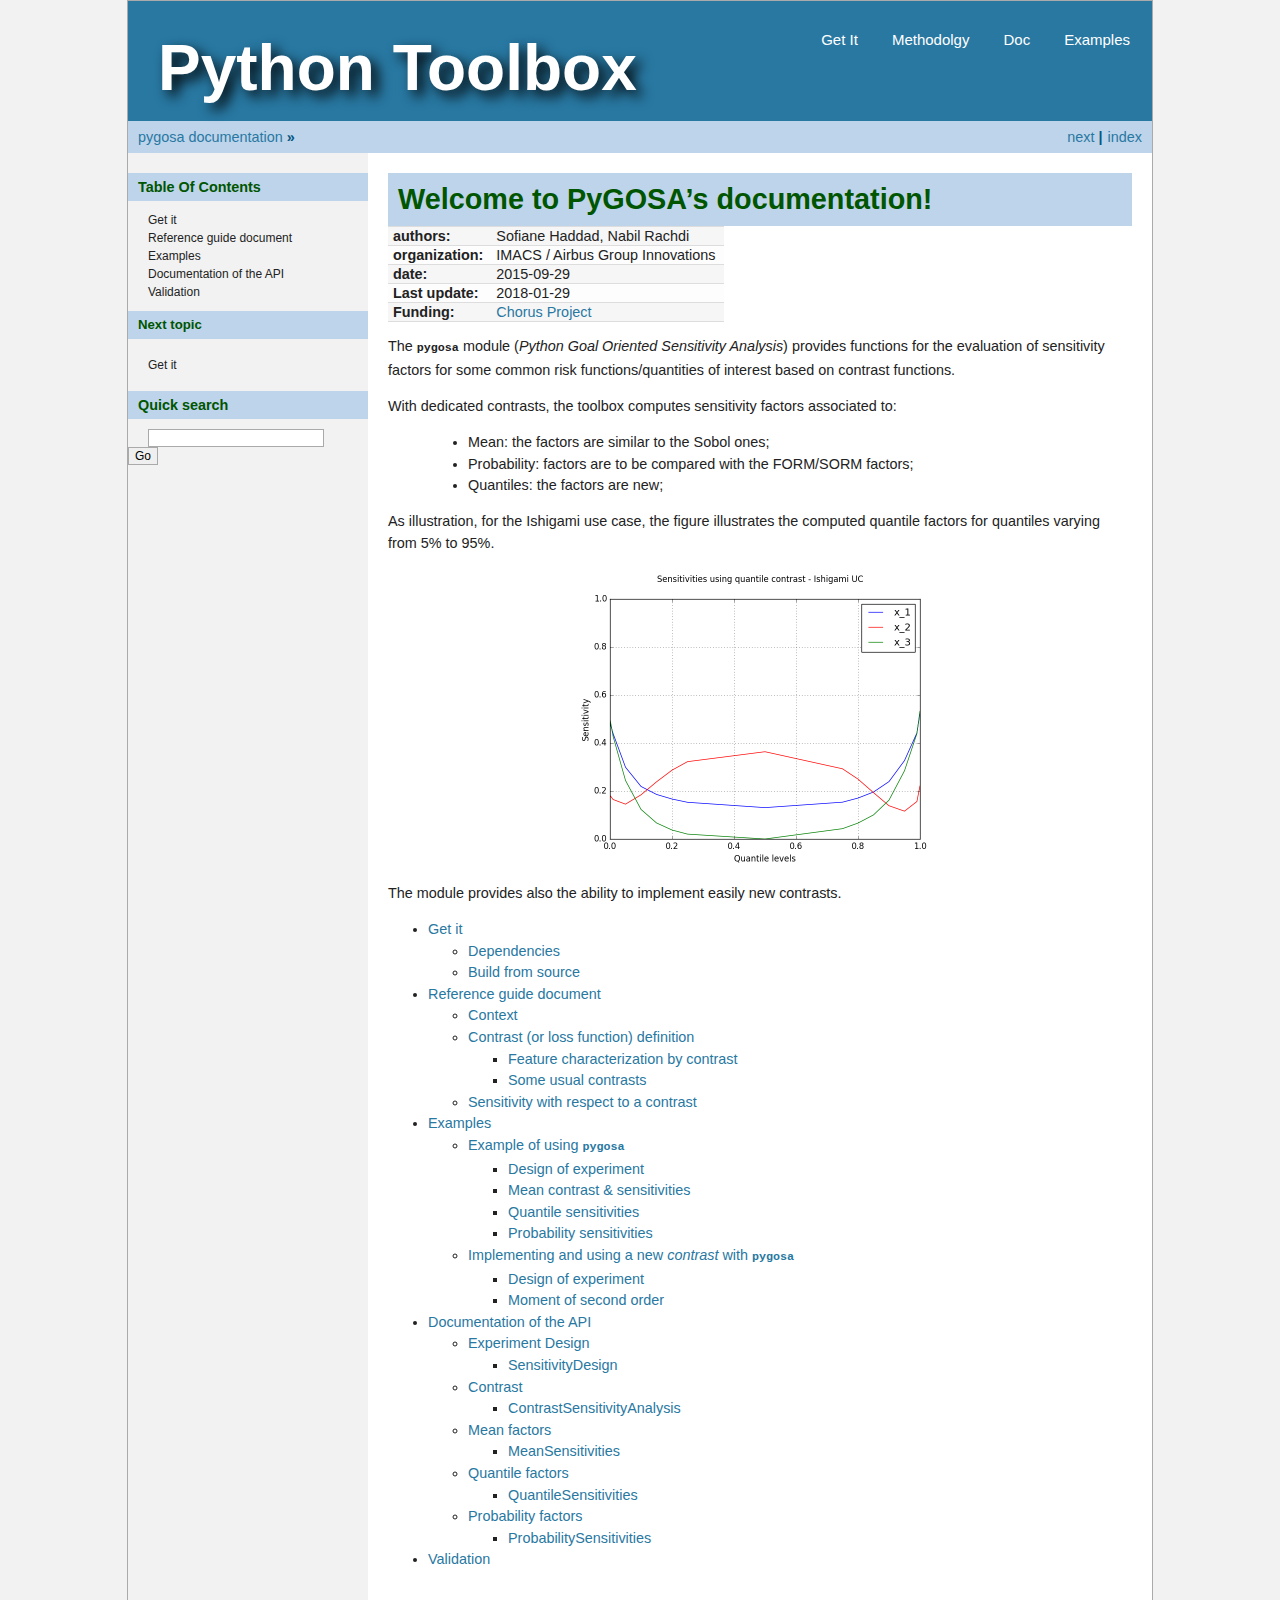
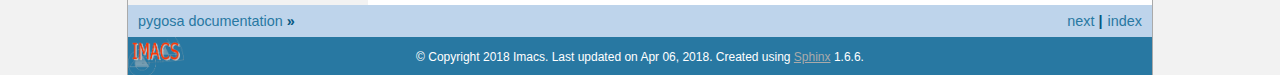
<file: index.html>
<!DOCTYPE html PUBLIC "-//W3C//DTD XHTML 1.0 Transitional//EN"
  "http://www.w3.org/TR/xhtml1/DTD/xhtml1-transitional.dtd">

<html xmlns="http://www.w3.org/1999/xhtml">
  <head>
    <meta http-equiv="Content-Type" content="text/html; charset=utf-8" />
    <title>PyGOSA &#8212; pygosa  documentation</title>
    <link rel="stylesheet" href="_static/imacs.css" type="text/css" />
    <link rel="stylesheet" href="_static/pygments.css" type="text/css" />
    <script type="text/javascript">
      var DOCUMENTATION_OPTIONS = {
        URL_ROOT:    './',
        VERSION:     '',
        COLLAPSE_INDEX: false,
        FILE_SUFFIX: '.html',
        HAS_SOURCE:  true,
        SOURCELINK_SUFFIX: ''
      };
    </script>
    <script type="text/javascript" src="_static/jquery.js"></script>
    <script type="text/javascript" src="_static/underscore.js"></script>
    <script type="text/javascript" src="_static/doctools.js"></script>
    <link rel="shortcut icon" href="_static/favicon.ico"/>
    <link rel="index" title="Index" href="genindex.html" />
    <link rel="search" title="Search" href="search.html" />
    <link rel="next" title="Get it" href="install.html" /> 
  </head>
  <body>
<div class="pageheader">
  <ul>
    <li><a href="install.html">Get It</a></li>
    <li><a href="methodology.html">Methodolgy</a></li>
    <li><a href="api.html">Doc</a></li>
    <li><a href="examples.html">Examples</a></li>
  </ul>
  <a href="#"><h1>Python Toolbox</h1></a>
</div>

    <div class="related" role="navigation" aria-label="related navigation">
      <h3>Navigation</h3>
      <ul>
        <li class="right" style="margin-right: 10px">
          <a href="genindex.html" title="General Index"
             accesskey="I">index</a></li>
        <li class="right" >
          <a href="install.html" title="Get it"
             accesskey="N">next</a> |</li>
        <li class="nav-item nav-item-0"><a href="#">pygosa  documentation</a> &#187;</li> 
      </ul>
    </div>  

    <div class="document">
      <div class="documentwrapper">
        <div class="bodywrapper">
          <div class="body" role="main">
            
  <div class="section" id="welcome-to-pygosa-s-documentation">
<h1>Welcome to PyGOSA’s documentation!<a class="headerlink" href="#welcome-to-pygosa-s-documentation" title="Permalink to this headline">¶</a></h1>
<table class="docutils field-list" frame="void" rules="none">
<col class="field-name" />
<col class="field-body" />
<tbody valign="top">
<tr class="field-odd field"><th class="field-name">authors:</th><td class="field-body">Sofiane Haddad,
Nabil Rachdi</td>
</tr>
<tr class="field-even field"><th class="field-name">organization:</th><td class="field-body">IMACS / Airbus Group Innovations</td>
</tr>
<tr class="field-odd field"><th class="field-name">date:</th><td class="field-body">2015-09-29</td>
</tr>
<tr class="field-even field"><th class="field-name">Last update:</th><td class="field-body">2018-01-29</td>
</tr>
<tr class="field-odd field"><th class="field-name">Funding:</th><td class="field-body"><a class="reference external" href="http://www.chorus-project.fr:5640/dokuwiki/doku.php">Chorus Project</a></td>
</tr>
</tbody>
</table>
<p>The <code class="xref py py-mod docutils literal"><span class="pre">pygosa</span></code> module (<em>Python Goal Oriented Sensitivity Analysis</em>) provides functions for the evaluation of sensitivity factors for some common risk functions/quantities of interest based on contrast functions.</p>
<p>With dedicated contrasts, the toolbox computes sensitivity factors associated to:</p>
<blockquote>
<div><ul class="simple">
<li>Mean: the factors are similar to the Sobol ones;</li>
<li>Probability: factors are to be compared with the FORM/SORM factors;</li>
<li>Quantiles: the factors are new;</li>
</ul>
</div></blockquote>
<p>As illustration, for the Ishigami use case, the figure illustrates the computed quantile factors for quantiles varying from 5% to 95%.</p>
<a class="reference internal image-reference" href="_images/ishigami_example.png"><img alt="_images/ishigami_example.png" class="align-center" src="_images/ishigami_example.png" style="width: 400.0px; height: 300.0px;" /></a>
<p>The module provides also the ability to implement easily new contrasts.</p>
<div class="toctree-wrapper compound">
<ul>
<li class="toctree-l1"><a class="reference internal" href="install.html">Get it</a><ul>
<li class="toctree-l2"><a class="reference internal" href="install.html#dependencies">Dependencies</a></li>
<li class="toctree-l2"><a class="reference internal" href="install.html#build-from-source">Build from source</a></li>
</ul>
</li>
<li class="toctree-l1"><a class="reference internal" href="methodology.html">Reference guide document</a><ul>
<li class="toctree-l2"><a class="reference internal" href="methodology.html#context">Context</a></li>
<li class="toctree-l2"><a class="reference internal" href="methodology.html#contrast-or-loss-function-definition">Contrast (or loss function) definition</a><ul>
<li class="toctree-l3"><a class="reference internal" href="methodology.html#feature-characterization-by-contrast">Feature characterization by contrast</a></li>
<li class="toctree-l3"><a class="reference internal" href="methodology.html#some-usual-contrasts">Some usual contrasts</a></li>
</ul>
</li>
<li class="toctree-l2"><a class="reference internal" href="methodology.html#sensitivity-with-respect-to-a-contrast">Sensitivity with respect to a contrast</a></li>
</ul>
</li>
<li class="toctree-l1"><a class="reference internal" href="examples.html">Examples</a><ul>
<li class="toctree-l2"><a class="reference internal" href="example_gosa.html">Example of using <code class="docutils literal"><span class="pre">pygosa</span></code></a><ul>
<li class="toctree-l3"><a class="reference internal" href="example_gosa.html#Design-of-experiment">Design of experiment</a></li>
<li class="toctree-l3"><a class="reference internal" href="example_gosa.html#Mean-contrast-&amp;-sensitivities">Mean contrast &amp; sensitivities</a></li>
<li class="toctree-l3"><a class="reference internal" href="example_gosa.html#Quantile-sensitivities">Quantile sensitivities</a></li>
<li class="toctree-l3"><a class="reference internal" href="example_gosa.html#Probability-sensitivities">Probability sensitivities</a></li>
</ul>
</li>
<li class="toctree-l2"><a class="reference internal" href="example_contrast.html">Implementing and using a new <em>contrast</em> with <code class="docutils literal"><span class="pre">pygosa</span></code></a><ul>
<li class="toctree-l3"><a class="reference internal" href="example_contrast.html#Design-of-experiment">Design of experiment</a></li>
<li class="toctree-l3"><a class="reference internal" href="example_contrast.html#Moment-of-second-order">Moment of second order</a></li>
</ul>
</li>
</ul>
</li>
<li class="toctree-l1"><a class="reference internal" href="api.html">Documentation of the API</a><ul>
<li class="toctree-l2"><a class="reference internal" href="api.html#experiment-design">Experiment Design</a><ul>
<li class="toctree-l3"><a class="reference internal" href="_generated/pygosa.SensitivityDesign.html">SensitivityDesign</a></li>
</ul>
</li>
<li class="toctree-l2"><a class="reference internal" href="api.html#contrast">Contrast</a><ul>
<li class="toctree-l3"><a class="reference internal" href="_generated/pygosa.ContrastSensitivityAnalysis.html">ContrastSensitivityAnalysis</a></li>
</ul>
</li>
<li class="toctree-l2"><a class="reference internal" href="api.html#mean-factors">Mean factors</a><ul>
<li class="toctree-l3"><a class="reference internal" href="_generated/pygosa.MeanSensitivities.html">MeanSensitivities</a></li>
</ul>
</li>
<li class="toctree-l2"><a class="reference internal" href="api.html#quantile-factors">Quantile factors</a><ul>
<li class="toctree-l3"><a class="reference internal" href="_generated/pygosa.QuantileSensitivities.html">QuantileSensitivities</a></li>
</ul>
</li>
<li class="toctree-l2"><a class="reference internal" href="api.html#probability-factors">Probability factors</a><ul>
<li class="toctree-l3"><a class="reference internal" href="_generated/pygosa.ProbabilitySensitivities.html">ProbabilitySensitivities</a></li>
</ul>
</li>
</ul>
</li>
<li class="toctree-l1"><a class="reference internal" href="validation.html">Validation</a></li>
</ul>
</div>
</div>


          </div>
        </div>
      </div>
      <div class="sphinxsidebar" role="navigation" aria-label="main navigation">
        <div class="sphinxsidebarwrapper">
<h3><a href="#">Table Of Contents</a></h3>
<ul>
<li class="toctree-l1"><a class="reference internal" href="install.html">Get it</a></li>
<li class="toctree-l1"><a class="reference internal" href="methodology.html">Reference guide document</a></li>
<li class="toctree-l1"><a class="reference internal" href="examples.html">Examples</a></li>
<li class="toctree-l1"><a class="reference internal" href="api.html">Documentation of the API</a></li>
<li class="toctree-l1"><a class="reference internal" href="validation.html">Validation</a></li>
</ul>

  <h4>Next topic</h4>
  <p class="topless"><a href="install.html"
                        title="next chapter">Get it</a></p>
<div id="searchbox" style="display: none" role="search">
  <h3>Quick search</h3>
    <form class="search" action="search.html" method="get">
      <div><input type="text" name="q" /></div>
      <div><input type="submit" value="Go" /></div>
      <input type="hidden" name="check_keywords" value="yes" />
      <input type="hidden" name="area" value="default" />
    </form>
</div>
<script type="text/javascript">$('#searchbox').show(0);</script>
        </div>
      </div>
      <div class="clearer"></div>
    </div>
    <div class="related" role="navigation" aria-label="related navigation">
      <h3>Navigation</h3>
      <ul>
        <li class="right" style="margin-right: 10px">
          <a href="genindex.html" title="General Index"
             >index</a></li>
        <li class="right" >
          <a href="install.html" title="Get it"
             >next</a> |</li>
        <li class="nav-item nav-item-0"><a href="#">pygosa  documentation</a> &#187;</li> 
      </ul>
    </div>
    <div class="footer" role="contentinfo">
        &#169; Copyright 2018 Imacs.
      Last updated on Apr 06, 2018.
      Created using <a href="http://sphinx-doc.org/">Sphinx</a> 1.6.6.
    </div>
  </body>
</html>
</file>
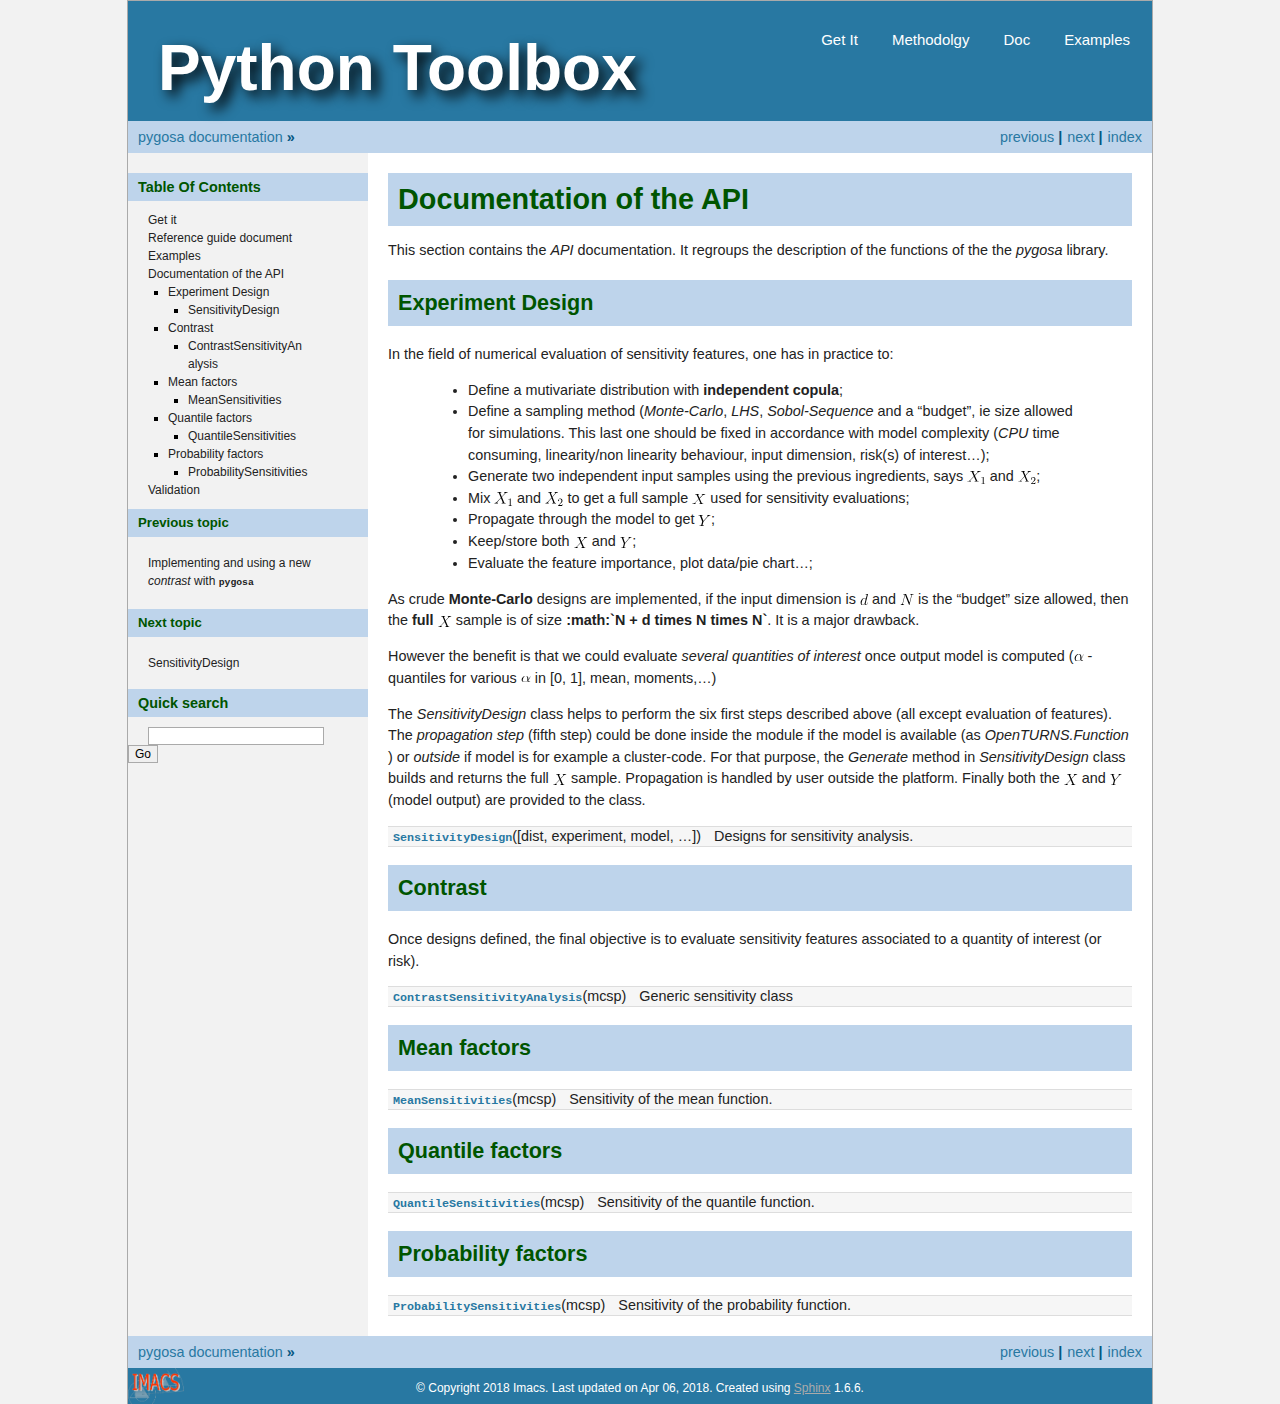
<file: api.html>
<!DOCTYPE html PUBLIC "-//W3C//DTD XHTML 1.0 Transitional//EN"
  "http://www.w3.org/TR/xhtml1/DTD/xhtml1-transitional.dtd">

<html xmlns="http://www.w3.org/1999/xhtml">
  <head>
    <meta http-equiv="Content-Type" content="text/html; charset=utf-8" />
    <title>Documentation of the API &#8212; pygosa  documentation</title>
    <link rel="stylesheet" href="_static/imacs.css" type="text/css" />
    <link rel="stylesheet" href="_static/pygments.css" type="text/css" />
    <script type="text/javascript">
      var DOCUMENTATION_OPTIONS = {
        URL_ROOT:    './',
        VERSION:     '',
        COLLAPSE_INDEX: false,
        FILE_SUFFIX: '.html',
        HAS_SOURCE:  true,
        SOURCELINK_SUFFIX: ''
      };
    </script>
    <script type="text/javascript" src="_static/jquery.js"></script>
    <script type="text/javascript" src="_static/underscore.js"></script>
    <script type="text/javascript" src="_static/doctools.js"></script>
    <link rel="shortcut icon" href="_static/favicon.ico"/>
    <link rel="index" title="Index" href="genindex.html" />
    <link rel="search" title="Search" href="search.html" />
    <link rel="next" title="SensitivityDesign" href="_generated/pygosa.SensitivityDesign.html" />
    <link rel="prev" title="Implementing and using a new contrast with pygosa" href="example_contrast.html" /> 
  </head>
  <body>
<div class="pageheader">
  <ul>
    <li><a href="install.html">Get It</a></li>
    <li><a href="methodology.html">Methodolgy</a></li>
    <li><a href="#">Doc</a></li>
    <li><a href="examples.html">Examples</a></li>
  </ul>
  <a href="index.html"><h1>Python Toolbox</h1></a>
</div>

    <div class="related" role="navigation" aria-label="related navigation">
      <h3>Navigation</h3>
      <ul>
        <li class="right" style="margin-right: 10px">
          <a href="genindex.html" title="General Index"
             accesskey="I">index</a></li>
        <li class="right" >
          <a href="_generated/pygosa.SensitivityDesign.html" title="SensitivityDesign"
             accesskey="N">next</a> |</li>
        <li class="right" >
          <a href="example_contrast.html" title="Implementing and using a new contrast with pygosa"
             accesskey="P">previous</a> |</li>
        <li class="nav-item nav-item-0"><a href="index.html">pygosa  documentation</a> &#187;</li> 
      </ul>
    </div>  

    <div class="document">
      <div class="documentwrapper">
        <div class="bodywrapper">
          <div class="body" role="main">
            
  <div class="section" id="documentation-of-the-api">
<h1>Documentation of the API<a class="headerlink" href="#documentation-of-the-api" title="Permalink to this headline">¶</a></h1>
<p>This section contains the <cite>API</cite> documentation. It regroups the description of the functions of the the <cite>pygosa</cite> library.</p>
<div class="section" id="experiment-design">
<h2>Experiment Design<a class="headerlink" href="#experiment-design" title="Permalink to this headline">¶</a></h2>
<p>In the field of numerical evaluation of sensitivity features, one has in practice to:</p>
<blockquote>
<div><ul class="simple">
<li>Define a mutivariate distribution with <strong>independent copula</strong>;</li>
<li>Define a sampling method (<cite>Monte-Carlo</cite>, <cite>LHS</cite>, <cite>Sobol-Sequence</cite> and a “budget”, ie size allowed for simulations. This last one should be fixed in accordance with model complexity
(<cite>CPU</cite> time consuming, linearity/non linearity behaviour, input dimension, risk(s) of interest…);</li>
<li>Generate two independent input samples using the previous ingredients, says <img class="math" src="_images/math/cf678a393d969f38473abcce36e1d0f2eaf448e9.svg" alt="X_1"/> and <img class="math" src="_images/math/2b055b9374e6cdfbd53be2e3e7f9cbdbd9a07f61.svg" alt="X_2"/>;</li>
<li>Mix <img class="math" src="_images/math/cf678a393d969f38473abcce36e1d0f2eaf448e9.svg" alt="X_1"/> and <img class="math" src="_images/math/2b055b9374e6cdfbd53be2e3e7f9cbdbd9a07f61.svg" alt="X_2"/> to get a full sample <img class="math" src="_images/math/bef21c7bb1099e9b75b613525fd95501e947d98a.svg" alt="X"/> used for sensitivity evaluations;</li>
<li>Propagate through the model to get <img class="math" src="_images/math/2baf7cf7dc3371befb37812a8b64e9ea70d4c874.svg" alt="Y"/>;</li>
<li>Keep/store both <img class="math" src="_images/math/bef21c7bb1099e9b75b613525fd95501e947d98a.svg" alt="X"/> and <img class="math" src="_images/math/2baf7cf7dc3371befb37812a8b64e9ea70d4c874.svg" alt="Y"/>;</li>
<li>Evaluate the feature importance, plot data/pie chart…;</li>
</ul>
</div></blockquote>
<p>As crude <strong>Monte-Carlo</strong> designs are implemented, if the input dimension is <img class="math" src="_images/math/af338b0f36c212027ca29e7d652f140b32f24dbd.svg" alt="d"/> and <img class="math" src="_images/math/a7cfc0cbd5e064e1470d76f8dcbaffb4a45fb7c3.svg" alt="N"/> is the “budget” size allowed, then the <strong>full</strong> <img class="math" src="_images/math/bef21c7bb1099e9b75b613525fd95501e947d98a.svg" alt="X"/> sample is of size <strong>:math:`N + d times N times N`</strong>.
It is a major drawback.</p>
<p>However the benefit is that we could evaluate <em>several quantities of interest</em> once output model is computed (<img class="math" src="_images/math/db68c1b58b0e0840702a7a6539a5253887a9cd69.svg" alt="\alpha"/> -quantiles for various <img class="math" src="_images/math/db68c1b58b0e0840702a7a6539a5253887a9cd69.svg" alt="\alpha"/> in [0, 1], mean, moments,…)</p>
<p>The <cite>SensitivityDesign</cite> class helps to perform the six first steps described above (all except evaluation of features).
The <em>propagation step</em> (fifth step) could be done inside the module if the model is available (as <cite>OpenTURNS.Function</cite> ) or <em>outside</em> if model is for example a cluster-code.
For that purpose, the <cite>Generate</cite> method in <cite>SensitivityDesign</cite> class builds and returns the full <img class="math" src="_images/math/bef21c7bb1099e9b75b613525fd95501e947d98a.svg" alt="X"/> sample.
Propagation is handled by user outside the platform. Finally both the <img class="math" src="_images/math/bef21c7bb1099e9b75b613525fd95501e947d98a.svg" alt="X"/> and <img class="math" src="_images/math/2baf7cf7dc3371befb37812a8b64e9ea70d4c874.svg" alt="Y"/> (model output) are provided to the class.</p>
<table border="1" class="longtable docutils">
<colgroup>
<col width="10%" />
<col width="90%" />
</colgroup>
<tbody valign="top">
<tr class="row-odd"><td><a class="reference internal" href="_generated/pygosa.SensitivityDesign.html#pygosa.SensitivityDesign" title="pygosa.SensitivityDesign"><code class="xref py py-obj docutils literal"><span class="pre">SensitivityDesign</span></code></a>([dist,&nbsp;experiment,&nbsp;model,&nbsp;…])</td>
<td>Designs for sensitivity analysis.</td>
</tr>
</tbody>
</table>
</div>
<div class="section" id="contrast">
<h2>Contrast<a class="headerlink" href="#contrast" title="Permalink to this headline">¶</a></h2>
<p>Once designs defined, the final objective is to evaluate sensitivity features associated to a quantity of interest (or risk).</p>
<table border="1" class="longtable docutils">
<colgroup>
<col width="10%" />
<col width="90%" />
</colgroup>
<tbody valign="top">
<tr class="row-odd"><td><a class="reference internal" href="_generated/pygosa.ContrastSensitivityAnalysis.html#pygosa.ContrastSensitivityAnalysis" title="pygosa.ContrastSensitivityAnalysis"><code class="xref py py-obj docutils literal"><span class="pre">ContrastSensitivityAnalysis</span></code></a>(mcsp)</td>
<td>Generic sensitivity class</td>
</tr>
</tbody>
</table>
</div>
<div class="section" id="mean-factors">
<h2>Mean factors<a class="headerlink" href="#mean-factors" title="Permalink to this headline">¶</a></h2>
<table border="1" class="longtable docutils">
<colgroup>
<col width="10%" />
<col width="90%" />
</colgroup>
<tbody valign="top">
<tr class="row-odd"><td><a class="reference internal" href="_generated/pygosa.MeanSensitivities.html#pygosa.MeanSensitivities" title="pygosa.MeanSensitivities"><code class="xref py py-obj docutils literal"><span class="pre">MeanSensitivities</span></code></a>(mcsp)</td>
<td>Sensitivity of the mean function.</td>
</tr>
</tbody>
</table>
</div>
<div class="section" id="quantile-factors">
<h2>Quantile factors<a class="headerlink" href="#quantile-factors" title="Permalink to this headline">¶</a></h2>
<table border="1" class="longtable docutils">
<colgroup>
<col width="10%" />
<col width="90%" />
</colgroup>
<tbody valign="top">
<tr class="row-odd"><td><a class="reference internal" href="_generated/pygosa.QuantileSensitivities.html#pygosa.QuantileSensitivities" title="pygosa.QuantileSensitivities"><code class="xref py py-obj docutils literal"><span class="pre">QuantileSensitivities</span></code></a>(mcsp)</td>
<td>Sensitivity of the quantile function.</td>
</tr>
</tbody>
</table>
</div>
<div class="section" id="probability-factors">
<h2>Probability factors<a class="headerlink" href="#probability-factors" title="Permalink to this headline">¶</a></h2>
<table border="1" class="longtable docutils">
<colgroup>
<col width="10%" />
<col width="90%" />
</colgroup>
<tbody valign="top">
<tr class="row-odd"><td><a class="reference internal" href="_generated/pygosa.ProbabilitySensitivities.html#pygosa.ProbabilitySensitivities" title="pygosa.ProbabilitySensitivities"><code class="xref py py-obj docutils literal"><span class="pre">ProbabilitySensitivities</span></code></a>(mcsp)</td>
<td>Sensitivity of the probability function.</td>
</tr>
</tbody>
</table>
</div>
</div>


          </div>
        </div>
      </div>
      <div class="sphinxsidebar" role="navigation" aria-label="main navigation">
        <div class="sphinxsidebarwrapper">
<h3><a href="index.html">Table Of Contents</a></h3>
<ul class="current">
<li class="toctree-l1"><a class="reference internal" href="install.html">Get it</a></li>
<li class="toctree-l1"><a class="reference internal" href="methodology.html">Reference guide document</a></li>
<li class="toctree-l1"><a class="reference internal" href="examples.html">Examples</a></li>
<li class="toctree-l1 current"><a class="current reference internal" href="#">Documentation of the API</a><ul>
<li class="toctree-l2"><a class="reference internal" href="#experiment-design">Experiment Design</a><ul>
<li class="toctree-l3"><a class="reference internal" href="_generated/pygosa.SensitivityDesign.html">SensitivityDesign</a></li>
</ul>
</li>
<li class="toctree-l2"><a class="reference internal" href="#contrast">Contrast</a><ul>
<li class="toctree-l3"><a class="reference internal" href="_generated/pygosa.ContrastSensitivityAnalysis.html">ContrastSensitivityAnalysis</a></li>
</ul>
</li>
<li class="toctree-l2"><a class="reference internal" href="#mean-factors">Mean factors</a><ul>
<li class="toctree-l3"><a class="reference internal" href="_generated/pygosa.MeanSensitivities.html">MeanSensitivities</a></li>
</ul>
</li>
<li class="toctree-l2"><a class="reference internal" href="#quantile-factors">Quantile factors</a><ul>
<li class="toctree-l3"><a class="reference internal" href="_generated/pygosa.QuantileSensitivities.html">QuantileSensitivities</a></li>
</ul>
</li>
<li class="toctree-l2"><a class="reference internal" href="#probability-factors">Probability factors</a><ul>
<li class="toctree-l3"><a class="reference internal" href="_generated/pygosa.ProbabilitySensitivities.html">ProbabilitySensitivities</a></li>
</ul>
</li>
</ul>
</li>
<li class="toctree-l1"><a class="reference internal" href="validation.html">Validation</a></li>
</ul>

  <h4>Previous topic</h4>
  <p class="topless"><a href="example_contrast.html"
                        title="previous chapter">Implementing and using a new <em>contrast</em> with <code class="docutils literal"><span class="pre">pygosa</span></code></a></p>
  <h4>Next topic</h4>
  <p class="topless"><a href="_generated/pygosa.SensitivityDesign.html"
                        title="next chapter">SensitivityDesign</a></p>
<div id="searchbox" style="display: none" role="search">
  <h3>Quick search</h3>
    <form class="search" action="search.html" method="get">
      <div><input type="text" name="q" /></div>
      <div><input type="submit" value="Go" /></div>
      <input type="hidden" name="check_keywords" value="yes" />
      <input type="hidden" name="area" value="default" />
    </form>
</div>
<script type="text/javascript">$('#searchbox').show(0);</script>
        </div>
      </div>
      <div class="clearer"></div>
    </div>
    <div class="related" role="navigation" aria-label="related navigation">
      <h3>Navigation</h3>
      <ul>
        <li class="right" style="margin-right: 10px">
          <a href="genindex.html" title="General Index"
             >index</a></li>
        <li class="right" >
          <a href="_generated/pygosa.SensitivityDesign.html" title="SensitivityDesign"
             >next</a> |</li>
        <li class="right" >
          <a href="example_contrast.html" title="Implementing and using a new contrast with pygosa"
             >previous</a> |</li>
        <li class="nav-item nav-item-0"><a href="index.html">pygosa  documentation</a> &#187;</li> 
      </ul>
    </div>
    <div class="footer" role="contentinfo">
        &#169; Copyright 2018 Imacs.
      Last updated on Apr 06, 2018.
      Created using <a href="http://sphinx-doc.org/">Sphinx</a> 1.6.6.
    </div>
  </body>
</html>
</file>
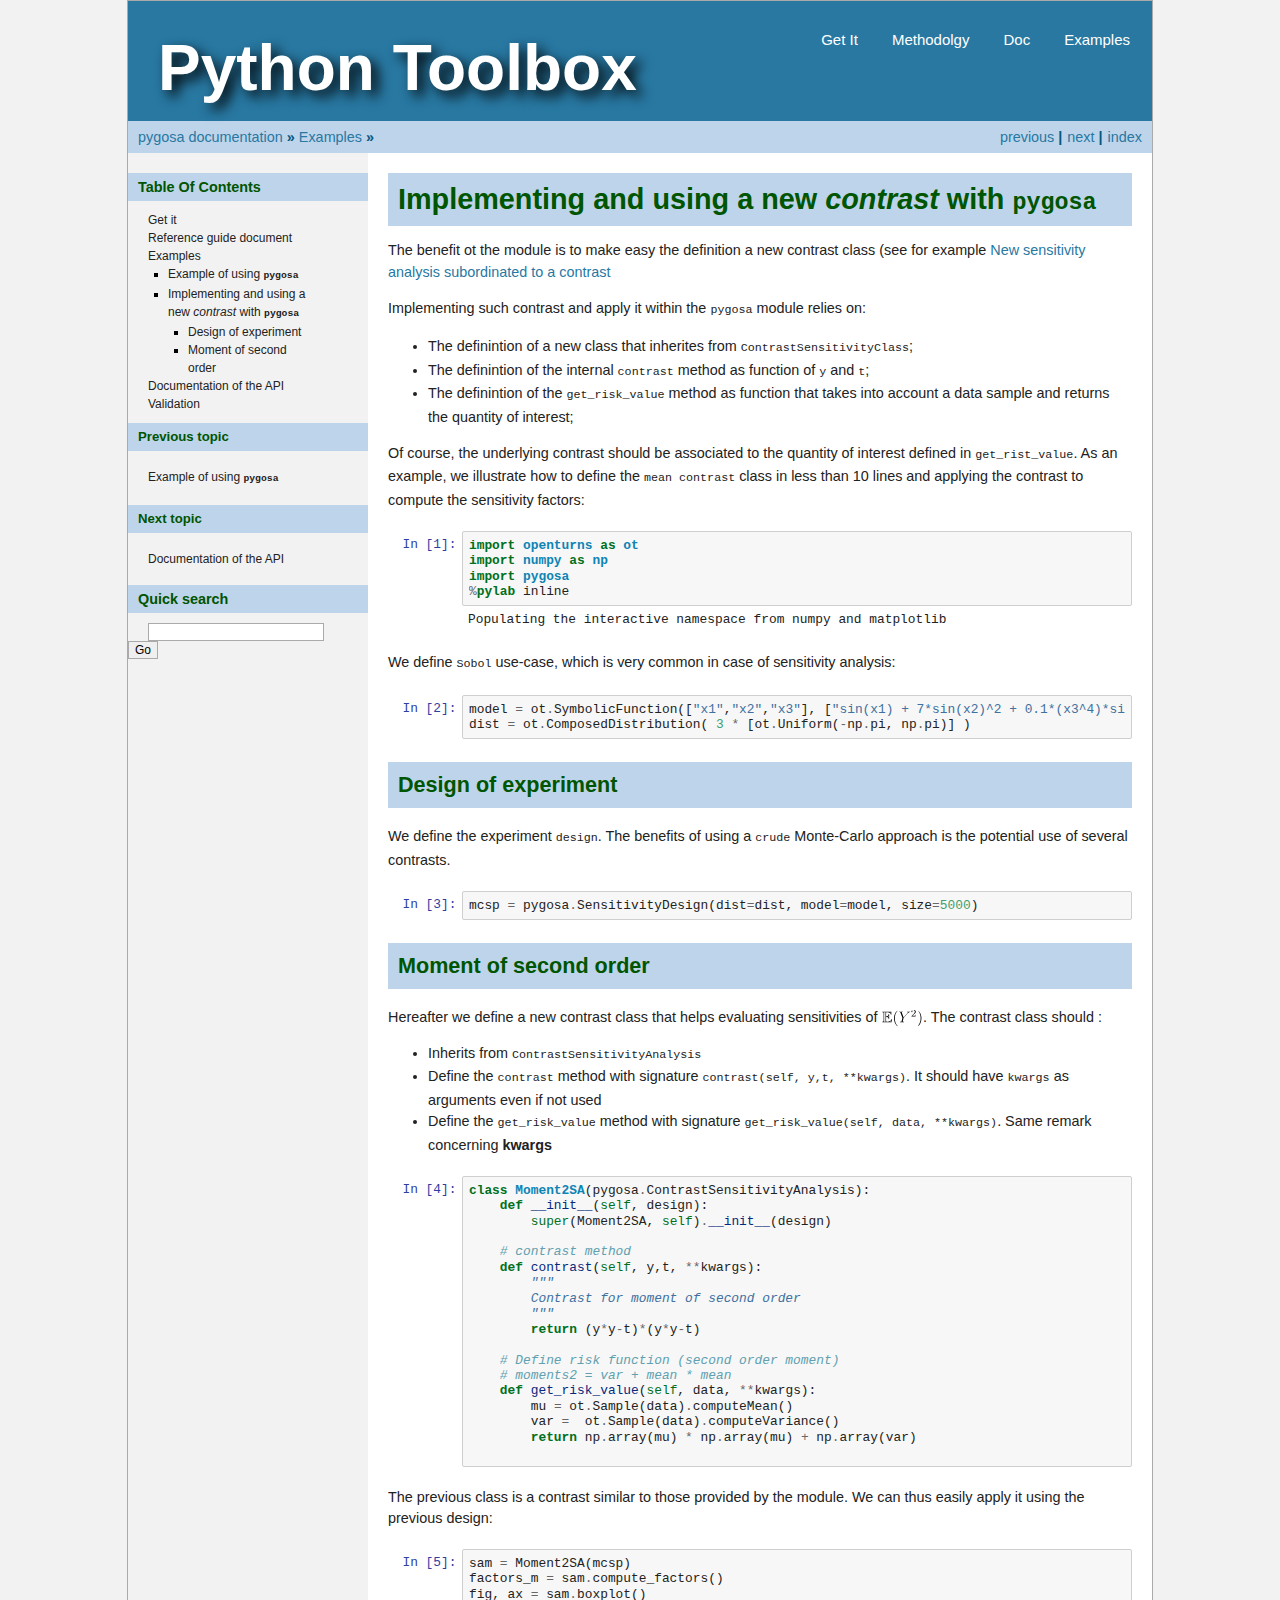
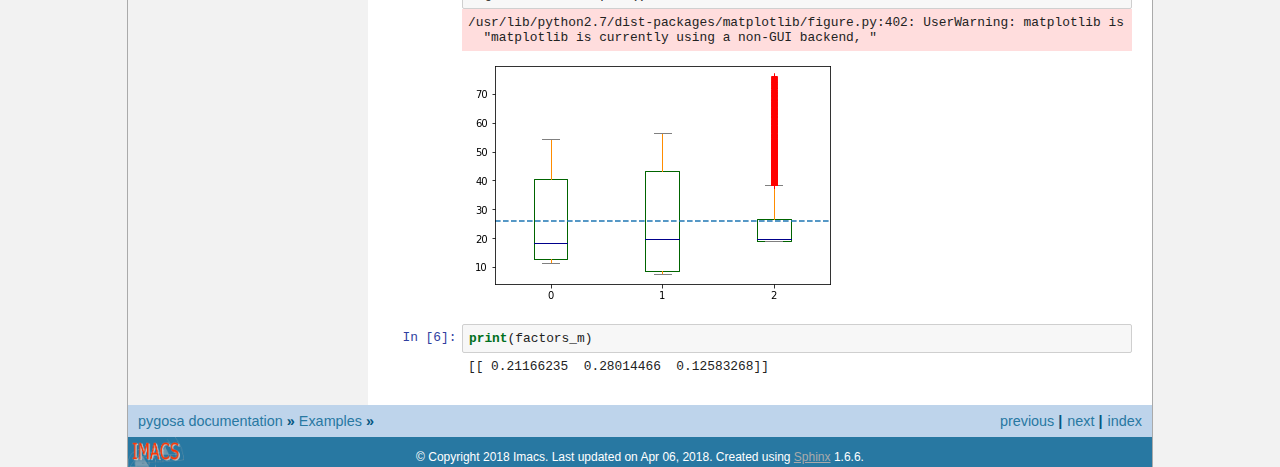
<file: example_contrast.html>
<!DOCTYPE html PUBLIC "-//W3C//DTD XHTML 1.0 Transitional//EN"
  "http://www.w3.org/TR/xhtml1/DTD/xhtml1-transitional.dtd">

<html xmlns="http://www.w3.org/1999/xhtml">
  <head>
    <meta http-equiv="Content-Type" content="text/html; charset=utf-8" />
    <title>Implementing and using a new contrast with pygosa &#8212; pygosa  documentation</title>
    <link rel="stylesheet" href="_static/imacs.css" type="text/css" />
    <link rel="stylesheet" href="_static/pygments.css" type="text/css" />
    <script type="text/javascript">
      var DOCUMENTATION_OPTIONS = {
        URL_ROOT:    './',
        VERSION:     '',
        COLLAPSE_INDEX: false,
        FILE_SUFFIX: '.html',
        HAS_SOURCE:  true,
        SOURCELINK_SUFFIX: ''
      };
    </script>
    <script type="text/javascript" src="_static/jquery.js"></script>
    <script type="text/javascript" src="_static/underscore.js"></script>
    <script type="text/javascript" src="_static/doctools.js"></script>
    <link rel="shortcut icon" href="_static/favicon.ico"/>
    <link rel="index" title="Index" href="genindex.html" />
    <link rel="search" title="Search" href="search.html" />
    <link rel="next" title="Documentation of the API" href="api.html" />
    <link rel="prev" title="Example of using pygosa" href="example_gosa.html" /> 
  </head>
  <body>
<div class="pageheader">
  <ul>
    <li><a href="install.html">Get It</a></li>
    <li><a href="methodology.html">Methodolgy</a></li>
    <li><a href="api.html">Doc</a></li>
    <li><a href="examples.html">Examples</a></li>
  </ul>
  <a href="index.html"><h1>Python Toolbox</h1></a>
</div>

    <div class="related" role="navigation" aria-label="related navigation">
      <h3>Navigation</h3>
      <ul>
        <li class="right" style="margin-right: 10px">
          <a href="genindex.html" title="General Index"
             accesskey="I">index</a></li>
        <li class="right" >
          <a href="api.html" title="Documentation of the API"
             accesskey="N">next</a> |</li>
        <li class="right" >
          <a href="example_gosa.html" title="Example of using pygosa"
             accesskey="P">previous</a> |</li>
        <li class="nav-item nav-item-0"><a href="index.html">pygosa  documentation</a> &#187;</li>
          <li class="nav-item nav-item-1"><a href="examples.html" accesskey="U">Examples</a> &#187;</li> 
      </ul>
    </div>  

    <div class="document">
      <div class="documentwrapper">
        <div class="bodywrapper">
          <div class="body" role="main">
            
  
<style>
/* CSS for nbsphinx extension */

/* remove conflicting styling from Sphinx themes */
div.nbinput,
div.nbinput div.prompt,
div.nbinput div.input_area,
div.nbinput div[class*=highlight],
div.nbinput div[class*=highlight] pre,
div.nboutput,
div.nbinput div.prompt,
div.nbinput div.output_area,
div.nboutput div[class*=highlight],
div.nboutput div[class*=highlight] pre {
    background: none;
    border: none;
    padding: 0 0;
    margin: 0;
    box-shadow: none;
}

/* avoid gaps between output lines */
div.nboutput div[class*=highlight] pre {
    line-height: normal;
}

/* input/output containers */
div.nbinput,
div.nboutput {
    display: -webkit-flex;
    display: flex;
    align-items: flex-start;
    margin: 0;
    width: 100%;
}
@media (max-width: 540px) {
    div.nbinput,
    div.nboutput {
        flex-direction: column;
    }
}

/* input container */
div.nbinput {
    padding-top: 5px;
}

/* last container */
div.nblast {
    padding-bottom: 5px;
}

/* input prompt */
div.nbinput div.prompt pre {
    color: #303F9F;
}

/* output prompt */
div.nboutput div.prompt pre {
    color: #D84315;
}

/* all prompts */
div.nbinput div.prompt,
div.nboutput div.prompt {
    min-width: 9ex;
    padding-top: 0.4em;
    padding-right: 0.4em;
    text-align: right;
    flex: 0;
}
@media (max-width: 540px) {
    div.nbinput div.prompt,
    div.nboutput div.prompt {
        text-align: left;
        padding: 0.4em;
    }
    div.nboutput div.prompt.empty {
        padding: 0;
    }
}

/* disable scrollbars on prompts */
div.nbinput div.prompt pre,
div.nboutput div.prompt pre {
    overflow: hidden;
}

/* input/output area */
div.nbinput div.input_area,
div.nboutput div.output_area {
    padding: 0.4em;
    -webkit-flex: 1;
    flex: 1;
    overflow: auto;
}
@media (max-width: 540px) {
    div.nbinput div.input_area,
    div.nboutput div.output_area {
        width: 100%;
    }
}

/* input area */
div.nbinput div.input_area {
    border: 1px solid #cfcfcf;
    border-radius: 2px;
    background: #f7f7f7;
}

/* override MathJax center alignment in output cells */
div.nboutput div[class*=MathJax] {
    text-align: left !important;
}

/* override sphinx.ext.pngmath center alignment in output cells */
div.nboutput div.math p {
    text-align: left;
}

/* standard error */
div.nboutput div.output_area.stderr {
    background: #fdd;
}

/* ANSI colors */
.ansi-black-fg { color: #3E424D; }
.ansi-black-bg { background-color: #3E424D; }
.ansi-black-intense-fg { color: #282C36; }
.ansi-black-intense-bg { background-color: #282C36; }
.ansi-red-fg { color: #E75C58; }
.ansi-red-bg { background-color: #E75C58; }
.ansi-red-intense-fg { color: #B22B31; }
.ansi-red-intense-bg { background-color: #B22B31; }
.ansi-green-fg { color: #00A250; }
.ansi-green-bg { background-color: #00A250; }
.ansi-green-intense-fg { color: #007427; }
.ansi-green-intense-bg { background-color: #007427; }
.ansi-yellow-fg { color: #DDB62B; }
.ansi-yellow-bg { background-color: #DDB62B; }
.ansi-yellow-intense-fg { color: #B27D12; }
.ansi-yellow-intense-bg { background-color: #B27D12; }
.ansi-blue-fg { color: #208FFB; }
.ansi-blue-bg { background-color: #208FFB; }
.ansi-blue-intense-fg { color: #0065CA; }
.ansi-blue-intense-bg { background-color: #0065CA; }
.ansi-magenta-fg { color: #D160C4; }
.ansi-magenta-bg { background-color: #D160C4; }
.ansi-magenta-intense-fg { color: #A03196; }
.ansi-magenta-intense-bg { background-color: #A03196; }
.ansi-cyan-fg { color: #60C6C8; }
.ansi-cyan-bg { background-color: #60C6C8; }
.ansi-cyan-intense-fg { color: #258F8F; }
.ansi-cyan-intense-bg { background-color: #258F8F; }
.ansi-white-fg { color: #C5C1B4; }
.ansi-white-bg { background-color: #C5C1B4; }
.ansi-white-intense-fg { color: #A1A6B2; }
.ansi-white-intense-bg { background-color: #A1A6B2; }

.ansi-default-inverse-fg { color: #FFFFFF; }
.ansi-default-inverse-bg { background-color: #000000; }

.ansi-bold { font-weight: bold; }
.ansi-underline { text-decoration: underline; }
</style>
<div class="section" id="Implementing-and-using-a-new-contrast-with-pygosa">
<h1>Implementing and using a new <em>contrast</em> with <code class="docutils literal"><span class="pre">pygosa</span></code><a class="headerlink" href="#Implementing-and-using-a-new-contrast-with-pygosa" title="Permalink to this headline">¶</a></h1>
<p>The benefit ot the module is to make easy the definition a new contrast
class (see for example <a class="reference external" href="http://www.math.univ-toulouse.fr/~klein/Gosa.pdf">New sensitivity analysis subordinated to a
contrast</a></p>
<p>Implementing such contrast and apply it within the <code class="docutils literal"><span class="pre">pygosa</span></code> module
relies on:</p>
<ul class="simple">
<li>The definintion of a new class that inherites from
<code class="docutils literal"><span class="pre">ContrastSensitivityClass</span></code>;</li>
<li>The definintion of the internal <code class="docutils literal"><span class="pre">contrast</span></code> method as function of
<code class="docutils literal"><span class="pre">y</span></code> and <code class="docutils literal"><span class="pre">t</span></code>;</li>
<li>The definintion of the <code class="docutils literal"><span class="pre">get_risk_value</span></code> method as function that
takes into account a data sample and returns the quantity of
interest;</li>
</ul>
<p>Of course, the underlying contrast should be associated to the quantity
of interest defined in <code class="docutils literal"><span class="pre">get_rist_value</span></code>. As an example, we illustrate
how to define the <code class="docutils literal"><span class="pre">mean</span> <span class="pre">contrast</span></code> class in less than 10 lines and
applying the contrast to compute the sensitivity factors:</p>
<div class="nbinput docutils container">
<div class="prompt highlight-none"><div class="highlight"><pre>
<span></span>In [1]:
</pre></div>
</div>
<div class="input_area highlight-ipython2"><div class="highlight"><pre>
<span></span><span class="kn">import</span> <span class="nn">openturns</span> <span class="kn">as</span> <span class="nn">ot</span>
<span class="kn">import</span> <span class="nn">numpy</span> <span class="kn">as</span> <span class="nn">np</span>
<span class="kn">import</span> <span class="nn">pygosa</span>
<span class="o">%</span><span class="k">pylab</span> inline
</pre></div>
</div>
</div>
<div class="nboutput nblast docutils container">
<div class="prompt empty docutils container">
</div>
<div class="output_area docutils container">
<div class="highlight"><pre>
Populating the interactive namespace from numpy and matplotlib
</pre></div></div>
</div>
<p>We define <code class="docutils literal"><span class="pre">Sobol</span></code> use-case, which is very common in case of
sensitivity analysis:</p>
<div class="nbinput nblast docutils container">
<div class="prompt highlight-none"><div class="highlight"><pre>
<span></span>In [2]:
</pre></div>
</div>
<div class="input_area highlight-ipython2"><div class="highlight"><pre>
<span></span><span class="n">model</span> <span class="o">=</span> <span class="n">ot</span><span class="o">.</span><span class="n">SymbolicFunction</span><span class="p">([</span><span class="s2">&quot;x1&quot;</span><span class="p">,</span><span class="s2">&quot;x2&quot;</span><span class="p">,</span><span class="s2">&quot;x3&quot;</span><span class="p">],</span> <span class="p">[</span><span class="s2">&quot;sin(x1) + 7*sin(x2)^2 + 0.1*(x3^4)*sin(x1)&quot;</span><span class="p">])</span>
<span class="n">dist</span> <span class="o">=</span> <span class="n">ot</span><span class="o">.</span><span class="n">ComposedDistribution</span><span class="p">(</span> <span class="mi">3</span> <span class="o">*</span> <span class="p">[</span><span class="n">ot</span><span class="o">.</span><span class="n">Uniform</span><span class="p">(</span><span class="o">-</span><span class="n">np</span><span class="o">.</span><span class="n">pi</span><span class="p">,</span> <span class="n">np</span><span class="o">.</span><span class="n">pi</span><span class="p">)]</span> <span class="p">)</span>
</pre></div>
</div>
</div>
<div class="section" id="Design-of-experiment">
<h2>Design of experiment<a class="headerlink" href="#Design-of-experiment" title="Permalink to this headline">¶</a></h2>
<p>We define the experiment <code class="docutils literal"><span class="pre">design</span></code>. The benefits of using a <code class="docutils literal"><span class="pre">crude</span></code>
Monte-Carlo approach is the potential use of several contrasts.</p>
<div class="nbinput nblast docutils container">
<div class="prompt highlight-none"><div class="highlight"><pre>
<span></span>In [3]:
</pre></div>
</div>
<div class="input_area highlight-ipython2"><div class="highlight"><pre>
<span></span><span class="n">mcsp</span> <span class="o">=</span> <span class="n">pygosa</span><span class="o">.</span><span class="n">SensitivityDesign</span><span class="p">(</span><span class="n">dist</span><span class="o">=</span><span class="n">dist</span><span class="p">,</span> <span class="n">model</span><span class="o">=</span><span class="n">model</span><span class="p">,</span> <span class="n">size</span><span class="o">=</span><span class="mi">5000</span><span class="p">)</span>
</pre></div>
</div>
</div>
</div>
<div class="section" id="Moment-of-second-order">
<h2>Moment of second order<a class="headerlink" href="#Moment-of-second-order" title="Permalink to this headline">¶</a></h2>
<p>Hereafter we define a new contrast class that helps evaluating
sensitivities of <img class="math" src="_images/math/baf2e032a17c6053574b68ec2a4fe8ad19ffd645.svg" alt="\mathbb{E}(Y^2)"/>. The contrast class should :</p>
<ul class="simple">
<li>Inherits from <code class="docutils literal"><span class="pre">ContrastSensitivityAnalysis</span></code></li>
<li>Define the <code class="docutils literal"><span class="pre">contrast</span></code> method with signature
<code class="docutils literal"><span class="pre">contrast(self,</span> <span class="pre">y,t,</span> <span class="pre">**kwargs)</span></code>. It should have <code class="docutils literal"><span class="pre">kwargs</span></code> as
arguments even if not used</li>
<li>Define the <code class="docutils literal"><span class="pre">get_risk_value</span></code> method with signature
<code class="docutils literal"><span class="pre">get_risk_value(self,</span> <span class="pre">data,</span> <span class="pre">**kwargs)</span></code>. Same remark concerning
<strong>kwargs</strong></li>
</ul>
<div class="nbinput nblast docutils container">
<div class="prompt highlight-none"><div class="highlight"><pre>
<span></span>In [4]:
</pre></div>
</div>
<div class="input_area highlight-ipython2"><div class="highlight"><pre>
<span></span><span class="k">class</span> <span class="nc">Moment2SA</span><span class="p">(</span><span class="n">pygosa</span><span class="o">.</span><span class="n">ContrastSensitivityAnalysis</span><span class="p">):</span>
    <span class="k">def</span> <span class="fm">__init__</span><span class="p">(</span><span class="bp">self</span><span class="p">,</span> <span class="n">design</span><span class="p">):</span>
        <span class="nb">super</span><span class="p">(</span><span class="n">Moment2SA</span><span class="p">,</span> <span class="bp">self</span><span class="p">)</span><span class="o">.</span><span class="fm">__init__</span><span class="p">(</span><span class="n">design</span><span class="p">)</span>

    <span class="c1"># contrast method</span>
    <span class="k">def</span> <span class="nf">contrast</span><span class="p">(</span><span class="bp">self</span><span class="p">,</span> <span class="n">y</span><span class="p">,</span><span class="n">t</span><span class="p">,</span> <span class="o">**</span><span class="n">kwargs</span><span class="p">):</span>
        <span class="sd">&quot;&quot;&quot;</span>
<span class="sd">        Contrast for moment of second order</span>
<span class="sd">        &quot;&quot;&quot;</span>
        <span class="k">return</span> <span class="p">(</span><span class="n">y</span><span class="o">*</span><span class="n">y</span><span class="o">-</span><span class="n">t</span><span class="p">)</span><span class="o">*</span><span class="p">(</span><span class="n">y</span><span class="o">*</span><span class="n">y</span><span class="o">-</span><span class="n">t</span><span class="p">)</span>

    <span class="c1"># Define risk function (second order moment)</span>
    <span class="c1"># moments2 = var + mean * mean</span>
    <span class="k">def</span> <span class="nf">get_risk_value</span><span class="p">(</span><span class="bp">self</span><span class="p">,</span> <span class="n">data</span><span class="p">,</span> <span class="o">**</span><span class="n">kwargs</span><span class="p">):</span>
        <span class="n">mu</span> <span class="o">=</span> <span class="n">ot</span><span class="o">.</span><span class="n">Sample</span><span class="p">(</span><span class="n">data</span><span class="p">)</span><span class="o">.</span><span class="n">computeMean</span><span class="p">()</span>
        <span class="n">var</span> <span class="o">=</span>  <span class="n">ot</span><span class="o">.</span><span class="n">Sample</span><span class="p">(</span><span class="n">data</span><span class="p">)</span><span class="o">.</span><span class="n">computeVariance</span><span class="p">()</span>
        <span class="k">return</span> <span class="n">np</span><span class="o">.</span><span class="n">array</span><span class="p">(</span><span class="n">mu</span><span class="p">)</span> <span class="o">*</span> <span class="n">np</span><span class="o">.</span><span class="n">array</span><span class="p">(</span><span class="n">mu</span><span class="p">)</span> <span class="o">+</span> <span class="n">np</span><span class="o">.</span><span class="n">array</span><span class="p">(</span><span class="n">var</span><span class="p">)</span>

</pre></div>
</div>
</div>
<p>The previous class is a contrast similar to those provided by the
module. We can thus easily apply it using the previous design:</p>
<div class="nbinput docutils container">
<div class="prompt highlight-none"><div class="highlight"><pre>
<span></span>In [5]:
</pre></div>
</div>
<div class="input_area highlight-ipython2"><div class="highlight"><pre>
<span></span><span class="n">sam</span> <span class="o">=</span> <span class="n">Moment2SA</span><span class="p">(</span><span class="n">mcsp</span><span class="p">)</span>
<span class="n">factors_m</span> <span class="o">=</span> <span class="n">sam</span><span class="o">.</span><span class="n">compute_factors</span><span class="p">()</span>
<span class="n">fig</span><span class="p">,</span> <span class="n">ax</span> <span class="o">=</span> <span class="n">sam</span><span class="o">.</span><span class="n">boxplot</span><span class="p">()</span>
</pre></div>
</div>
</div>
<div class="nboutput docutils container">
<div class="prompt empty docutils container">
</div>
<div class="stderr output_area docutils container">
<div class="highlight"><pre>
/usr/lib/python2.7/dist-packages/matplotlib/figure.py:402: UserWarning: matplotlib is currently using a non-GUI backend, so cannot show the figure
  &#34;matplotlib is currently using a non-GUI backend, &#34;
</pre></div></div>
</div>
<div class="nboutput nblast docutils container">
<div class="prompt empty docutils container">
</div>
<div class="output_area docutils container">
<img alt="_images/example_contrast_10_1.png" src="_images/example_contrast_10_1.png" />
</div>
</div>
<div class="nbinput docutils container">
<div class="prompt highlight-none"><div class="highlight"><pre>
<span></span>In [6]:
</pre></div>
</div>
<div class="input_area highlight-ipython2"><div class="highlight"><pre>
<span></span><span class="k">print</span><span class="p">(</span><span class="n">factors_m</span><span class="p">)</span>
</pre></div>
</div>
</div>
<div class="nboutput nblast docutils container">
<div class="prompt empty docutils container">
</div>
<div class="output_area docutils container">
<div class="highlight"><pre>
[[ 0.21166235  0.28014466  0.12583268]]
</pre></div></div>
</div>
</div>
</div>


          </div>
        </div>
      </div>
      <div class="sphinxsidebar" role="navigation" aria-label="main navigation">
        <div class="sphinxsidebarwrapper">
<h3><a href="index.html">Table Of Contents</a></h3>
<ul class="current">
<li class="toctree-l1"><a class="reference internal" href="install.html">Get it</a></li>
<li class="toctree-l1"><a class="reference internal" href="methodology.html">Reference guide document</a></li>
<li class="toctree-l1 current"><a class="reference internal" href="examples.html">Examples</a><ul class="current">
<li class="toctree-l2"><a class="reference internal" href="example_gosa.html">Example of using <code class="docutils literal"><span class="pre">pygosa</span></code></a></li>
<li class="toctree-l2 current"><a class="current reference internal" href="#">Implementing and using a new <em>contrast</em> with <code class="docutils literal"><span class="pre">pygosa</span></code></a><ul>
<li class="toctree-l3"><a class="reference internal" href="#Design-of-experiment">Design of experiment</a></li>
<li class="toctree-l3"><a class="reference internal" href="#Moment-of-second-order">Moment of second order</a></li>
</ul>
</li>
</ul>
</li>
<li class="toctree-l1"><a class="reference internal" href="api.html">Documentation of the API</a></li>
<li class="toctree-l1"><a class="reference internal" href="validation.html">Validation</a></li>
</ul>

  <h4>Previous topic</h4>
  <p class="topless"><a href="example_gosa.html"
                        title="previous chapter">Example of using <code class="docutils literal"><span class="pre">pygosa</span></code></a></p>
  <h4>Next topic</h4>
  <p class="topless"><a href="api.html"
                        title="next chapter">Documentation of the API</a></p>
<div id="searchbox" style="display: none" role="search">
  <h3>Quick search</h3>
    <form class="search" action="search.html" method="get">
      <div><input type="text" name="q" /></div>
      <div><input type="submit" value="Go" /></div>
      <input type="hidden" name="check_keywords" value="yes" />
      <input type="hidden" name="area" value="default" />
    </form>
</div>
<script type="text/javascript">$('#searchbox').show(0);</script>
        </div>
      </div>
      <div class="clearer"></div>
    </div>
    <div class="related" role="navigation" aria-label="related navigation">
      <h3>Navigation</h3>
      <ul>
        <li class="right" style="margin-right: 10px">
          <a href="genindex.html" title="General Index"
             >index</a></li>
        <li class="right" >
          <a href="api.html" title="Documentation of the API"
             >next</a> |</li>
        <li class="right" >
          <a href="example_gosa.html" title="Example of using pygosa"
             >previous</a> |</li>
        <li class="nav-item nav-item-0"><a href="index.html">pygosa  documentation</a> &#187;</li>
          <li class="nav-item nav-item-1"><a href="examples.html" >Examples</a> &#187;</li> 
      </ul>
    </div>
    <div class="footer" role="contentinfo">
        &#169; Copyright 2018 Imacs.
      Last updated on Apr 06, 2018.
      Created using <a href="http://sphinx-doc.org/">Sphinx</a> 1.6.6.
    </div>
  </body>
</html>
</file>
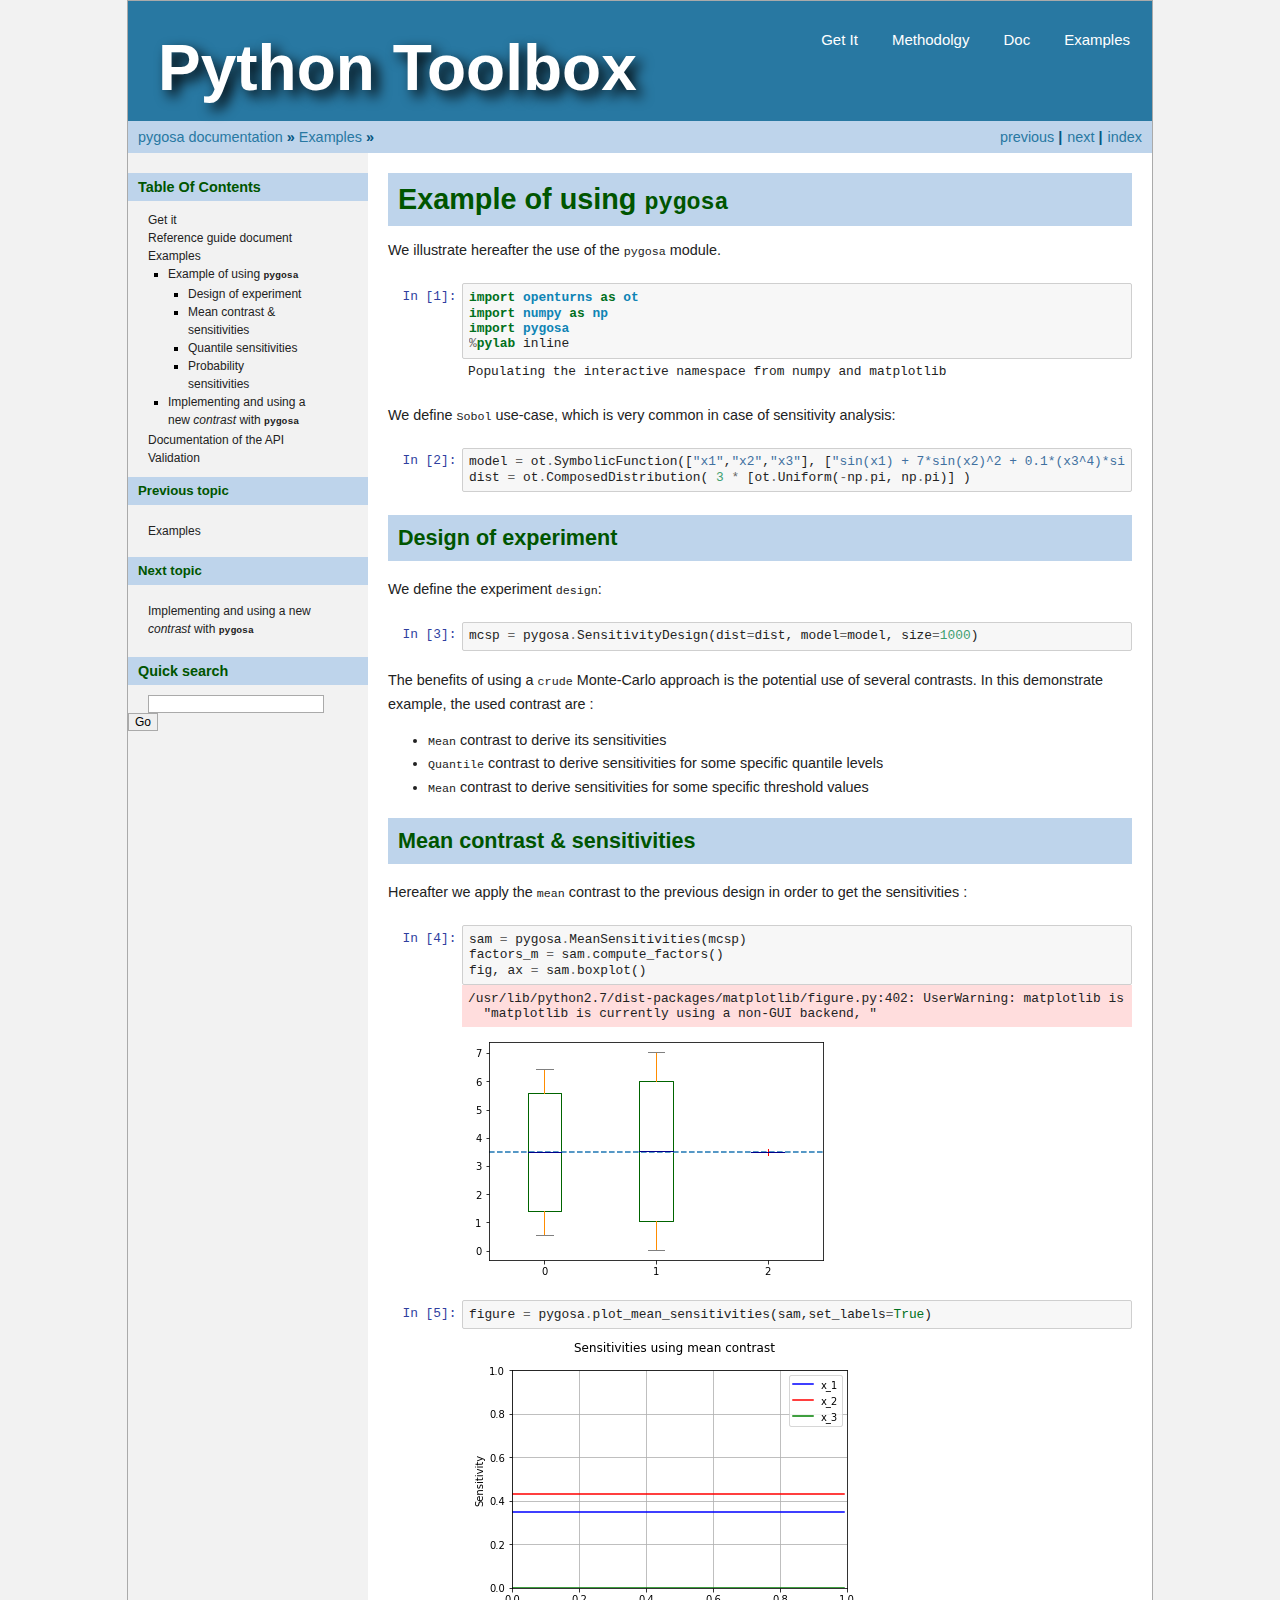
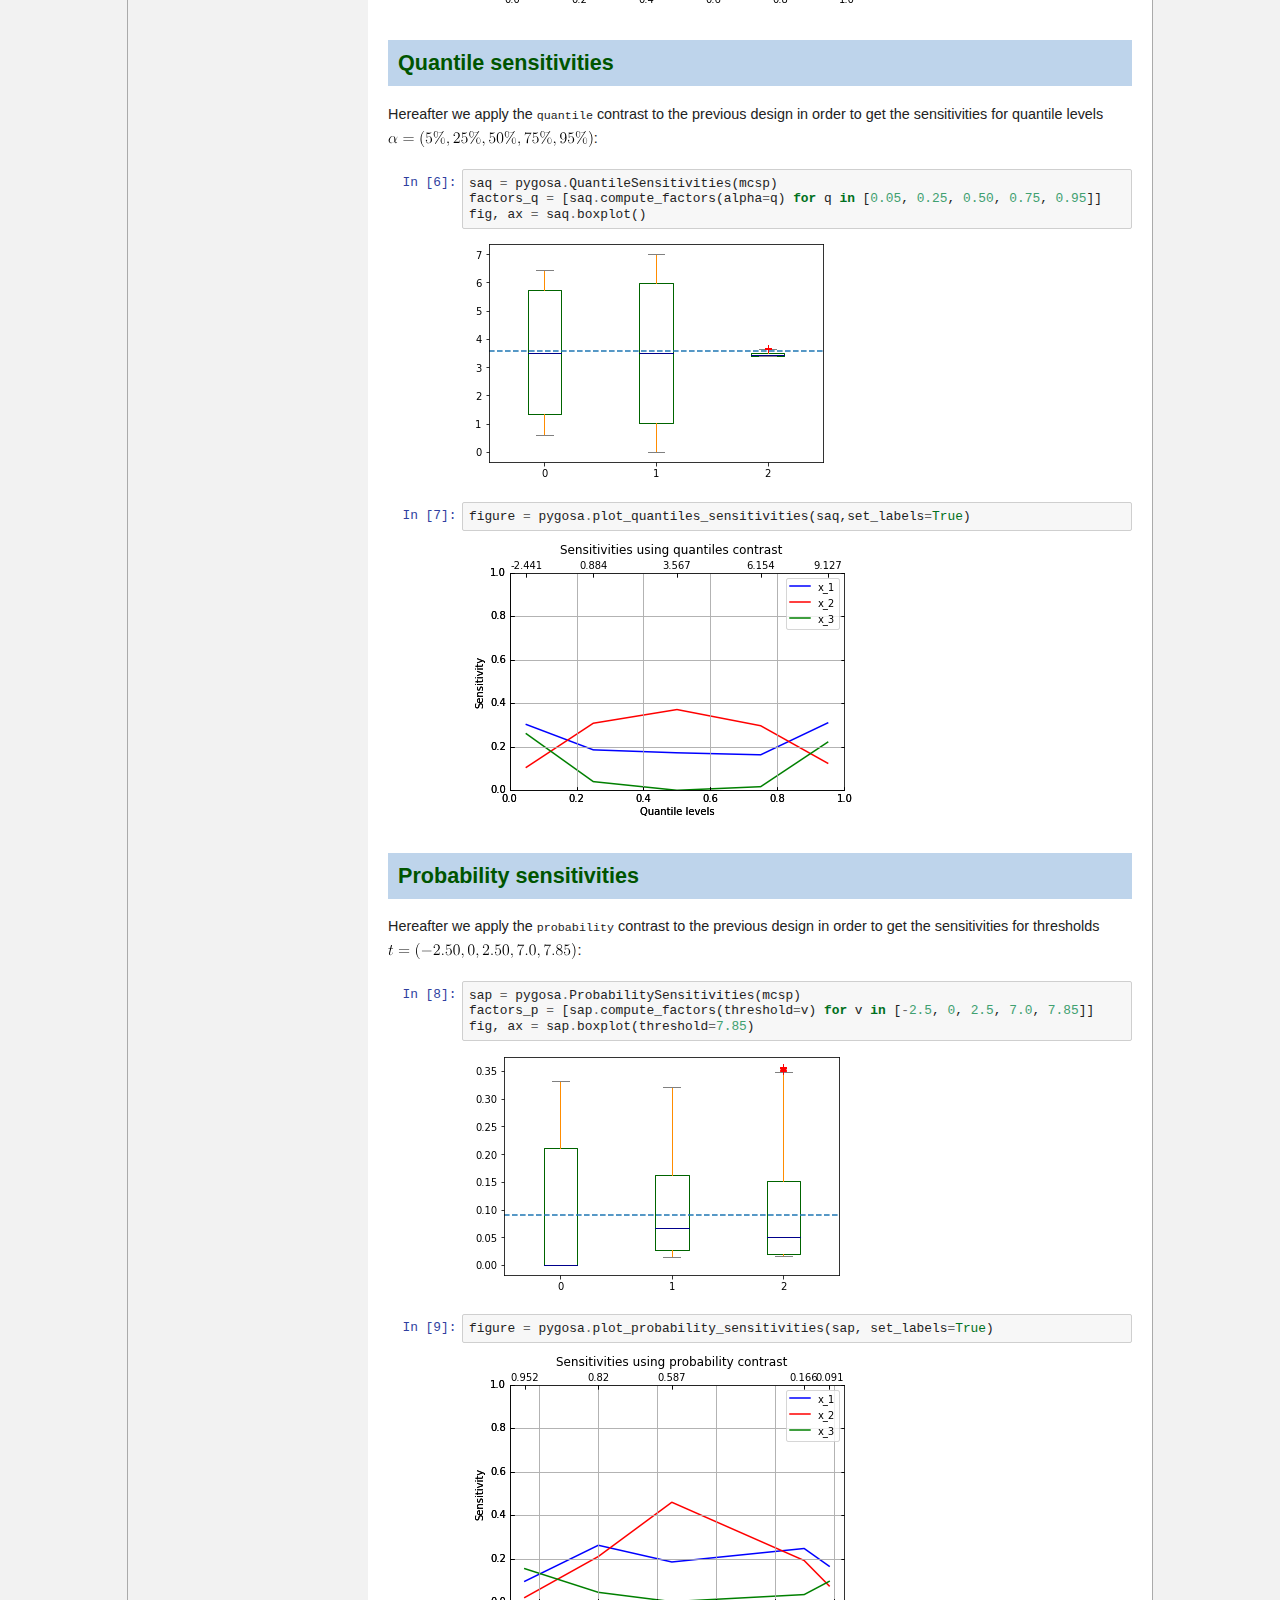
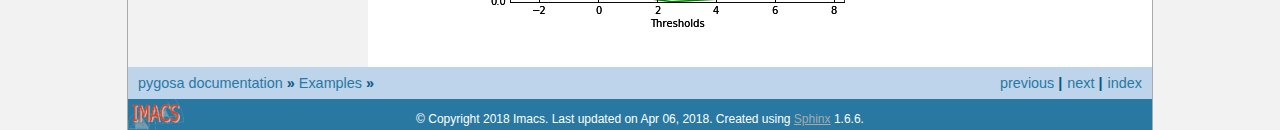
<file: example_gosa.html>
<!DOCTYPE html PUBLIC "-//W3C//DTD XHTML 1.0 Transitional//EN"
  "http://www.w3.org/TR/xhtml1/DTD/xhtml1-transitional.dtd">

<html xmlns="http://www.w3.org/1999/xhtml">
  <head>
    <meta http-equiv="Content-Type" content="text/html; charset=utf-8" />
    <title>Example of using pygosa &#8212; pygosa  documentation</title>
    <link rel="stylesheet" href="_static/imacs.css" type="text/css" />
    <link rel="stylesheet" href="_static/pygments.css" type="text/css" />
    <script type="text/javascript">
      var DOCUMENTATION_OPTIONS = {
        URL_ROOT:    './',
        VERSION:     '',
        COLLAPSE_INDEX: false,
        FILE_SUFFIX: '.html',
        HAS_SOURCE:  true,
        SOURCELINK_SUFFIX: ''
      };
    </script>
    <script type="text/javascript" src="_static/jquery.js"></script>
    <script type="text/javascript" src="_static/underscore.js"></script>
    <script type="text/javascript" src="_static/doctools.js"></script>
    <link rel="shortcut icon" href="_static/favicon.ico"/>
    <link rel="index" title="Index" href="genindex.html" />
    <link rel="search" title="Search" href="search.html" />
    <link rel="next" title="Implementing and using a new contrast with pygosa" href="example_contrast.html" />
    <link rel="prev" title="Examples" href="examples.html" /> 
  </head>
  <body>
<div class="pageheader">
  <ul>
    <li><a href="install.html">Get It</a></li>
    <li><a href="methodology.html">Methodolgy</a></li>
    <li><a href="api.html">Doc</a></li>
    <li><a href="examples.html">Examples</a></li>
  </ul>
  <a href="index.html"><h1>Python Toolbox</h1></a>
</div>

    <div class="related" role="navigation" aria-label="related navigation">
      <h3>Navigation</h3>
      <ul>
        <li class="right" style="margin-right: 10px">
          <a href="genindex.html" title="General Index"
             accesskey="I">index</a></li>
        <li class="right" >
          <a href="example_contrast.html" title="Implementing and using a new contrast with pygosa"
             accesskey="N">next</a> |</li>
        <li class="right" >
          <a href="examples.html" title="Examples"
             accesskey="P">previous</a> |</li>
        <li class="nav-item nav-item-0"><a href="index.html">pygosa  documentation</a> &#187;</li>
          <li class="nav-item nav-item-1"><a href="examples.html" accesskey="U">Examples</a> &#187;</li> 
      </ul>
    </div>  

    <div class="document">
      <div class="documentwrapper">
        <div class="bodywrapper">
          <div class="body" role="main">
            
  
<style>
/* CSS for nbsphinx extension */

/* remove conflicting styling from Sphinx themes */
div.nbinput,
div.nbinput div.prompt,
div.nbinput div.input_area,
div.nbinput div[class*=highlight],
div.nbinput div[class*=highlight] pre,
div.nboutput,
div.nbinput div.prompt,
div.nbinput div.output_area,
div.nboutput div[class*=highlight],
div.nboutput div[class*=highlight] pre {
    background: none;
    border: none;
    padding: 0 0;
    margin: 0;
    box-shadow: none;
}

/* avoid gaps between output lines */
div.nboutput div[class*=highlight] pre {
    line-height: normal;
}

/* input/output containers */
div.nbinput,
div.nboutput {
    display: -webkit-flex;
    display: flex;
    align-items: flex-start;
    margin: 0;
    width: 100%;
}
@media (max-width: 540px) {
    div.nbinput,
    div.nboutput {
        flex-direction: column;
    }
}

/* input container */
div.nbinput {
    padding-top: 5px;
}

/* last container */
div.nblast {
    padding-bottom: 5px;
}

/* input prompt */
div.nbinput div.prompt pre {
    color: #303F9F;
}

/* output prompt */
div.nboutput div.prompt pre {
    color: #D84315;
}

/* all prompts */
div.nbinput div.prompt,
div.nboutput div.prompt {
    min-width: 9ex;
    padding-top: 0.4em;
    padding-right: 0.4em;
    text-align: right;
    flex: 0;
}
@media (max-width: 540px) {
    div.nbinput div.prompt,
    div.nboutput div.prompt {
        text-align: left;
        padding: 0.4em;
    }
    div.nboutput div.prompt.empty {
        padding: 0;
    }
}

/* disable scrollbars on prompts */
div.nbinput div.prompt pre,
div.nboutput div.prompt pre {
    overflow: hidden;
}

/* input/output area */
div.nbinput div.input_area,
div.nboutput div.output_area {
    padding: 0.4em;
    -webkit-flex: 1;
    flex: 1;
    overflow: auto;
}
@media (max-width: 540px) {
    div.nbinput div.input_area,
    div.nboutput div.output_area {
        width: 100%;
    }
}

/* input area */
div.nbinput div.input_area {
    border: 1px solid #cfcfcf;
    border-radius: 2px;
    background: #f7f7f7;
}

/* override MathJax center alignment in output cells */
div.nboutput div[class*=MathJax] {
    text-align: left !important;
}

/* override sphinx.ext.pngmath center alignment in output cells */
div.nboutput div.math p {
    text-align: left;
}

/* standard error */
div.nboutput div.output_area.stderr {
    background: #fdd;
}

/* ANSI colors */
.ansi-black-fg { color: #3E424D; }
.ansi-black-bg { background-color: #3E424D; }
.ansi-black-intense-fg { color: #282C36; }
.ansi-black-intense-bg { background-color: #282C36; }
.ansi-red-fg { color: #E75C58; }
.ansi-red-bg { background-color: #E75C58; }
.ansi-red-intense-fg { color: #B22B31; }
.ansi-red-intense-bg { background-color: #B22B31; }
.ansi-green-fg { color: #00A250; }
.ansi-green-bg { background-color: #00A250; }
.ansi-green-intense-fg { color: #007427; }
.ansi-green-intense-bg { background-color: #007427; }
.ansi-yellow-fg { color: #DDB62B; }
.ansi-yellow-bg { background-color: #DDB62B; }
.ansi-yellow-intense-fg { color: #B27D12; }
.ansi-yellow-intense-bg { background-color: #B27D12; }
.ansi-blue-fg { color: #208FFB; }
.ansi-blue-bg { background-color: #208FFB; }
.ansi-blue-intense-fg { color: #0065CA; }
.ansi-blue-intense-bg { background-color: #0065CA; }
.ansi-magenta-fg { color: #D160C4; }
.ansi-magenta-bg { background-color: #D160C4; }
.ansi-magenta-intense-fg { color: #A03196; }
.ansi-magenta-intense-bg { background-color: #A03196; }
.ansi-cyan-fg { color: #60C6C8; }
.ansi-cyan-bg { background-color: #60C6C8; }
.ansi-cyan-intense-fg { color: #258F8F; }
.ansi-cyan-intense-bg { background-color: #258F8F; }
.ansi-white-fg { color: #C5C1B4; }
.ansi-white-bg { background-color: #C5C1B4; }
.ansi-white-intense-fg { color: #A1A6B2; }
.ansi-white-intense-bg { background-color: #A1A6B2; }

.ansi-default-inverse-fg { color: #FFFFFF; }
.ansi-default-inverse-bg { background-color: #000000; }

.ansi-bold { font-weight: bold; }
.ansi-underline { text-decoration: underline; }
</style>
<div class="section" id="Example-of-using-pygosa">
<h1>Example of using <code class="docutils literal"><span class="pre">pygosa</span></code><a class="headerlink" href="#Example-of-using-pygosa" title="Permalink to this headline">¶</a></h1>
<p>We illustrate hereafter the use of the <code class="docutils literal"><span class="pre">pygosa</span></code> module.</p>
<div class="nbinput docutils container">
<div class="prompt highlight-none"><div class="highlight"><pre>
<span></span>In [1]:
</pre></div>
</div>
<div class="input_area highlight-ipython2"><div class="highlight"><pre>
<span></span><span class="kn">import</span> <span class="nn">openturns</span> <span class="kn">as</span> <span class="nn">ot</span>
<span class="kn">import</span> <span class="nn">numpy</span> <span class="kn">as</span> <span class="nn">np</span>
<span class="kn">import</span> <span class="nn">pygosa</span>
<span class="o">%</span><span class="k">pylab</span> inline
</pre></div>
</div>
</div>
<div class="nboutput nblast docutils container">
<div class="prompt empty docutils container">
</div>
<div class="output_area docutils container">
<div class="highlight"><pre>
Populating the interactive namespace from numpy and matplotlib
</pre></div></div>
</div>
<p>We define <code class="docutils literal"><span class="pre">Sobol</span></code> use-case, which is very common in case of
sensitivity analysis:</p>
<div class="nbinput nblast docutils container">
<div class="prompt highlight-none"><div class="highlight"><pre>
<span></span>In [2]:
</pre></div>
</div>
<div class="input_area highlight-ipython2"><div class="highlight"><pre>
<span></span><span class="n">model</span> <span class="o">=</span> <span class="n">ot</span><span class="o">.</span><span class="n">SymbolicFunction</span><span class="p">([</span><span class="s2">&quot;x1&quot;</span><span class="p">,</span><span class="s2">&quot;x2&quot;</span><span class="p">,</span><span class="s2">&quot;x3&quot;</span><span class="p">],</span> <span class="p">[</span><span class="s2">&quot;sin(x1) + 7*sin(x2)^2 + 0.1*(x3^4)*sin(x1)&quot;</span><span class="p">])</span>
<span class="n">dist</span> <span class="o">=</span> <span class="n">ot</span><span class="o">.</span><span class="n">ComposedDistribution</span><span class="p">(</span> <span class="mi">3</span> <span class="o">*</span> <span class="p">[</span><span class="n">ot</span><span class="o">.</span><span class="n">Uniform</span><span class="p">(</span><span class="o">-</span><span class="n">np</span><span class="o">.</span><span class="n">pi</span><span class="p">,</span> <span class="n">np</span><span class="o">.</span><span class="n">pi</span><span class="p">)]</span> <span class="p">)</span>
</pre></div>
</div>
</div>
<div class="section" id="Design-of-experiment">
<h2>Design of experiment<a class="headerlink" href="#Design-of-experiment" title="Permalink to this headline">¶</a></h2>
<p>We define the experiment <code class="docutils literal"><span class="pre">design</span></code>:</p>
<div class="nbinput nblast docutils container">
<div class="prompt highlight-none"><div class="highlight"><pre>
<span></span>In [3]:
</pre></div>
</div>
<div class="input_area highlight-ipython2"><div class="highlight"><pre>
<span></span><span class="n">mcsp</span> <span class="o">=</span> <span class="n">pygosa</span><span class="o">.</span><span class="n">SensitivityDesign</span><span class="p">(</span><span class="n">dist</span><span class="o">=</span><span class="n">dist</span><span class="p">,</span> <span class="n">model</span><span class="o">=</span><span class="n">model</span><span class="p">,</span> <span class="n">size</span><span class="o">=</span><span class="mi">1000</span><span class="p">)</span>
</pre></div>
</div>
</div>
<p>The benefits of using a <code class="docutils literal"><span class="pre">crude</span></code> Monte-Carlo approach is the potential
use of several contrasts. In this demonstrate example, the used contrast
are :</p>
<ul class="simple">
<li><code class="docutils literal"><span class="pre">Mean</span></code> contrast to derive its sensitivities</li>
<li><code class="docutils literal"><span class="pre">Quantile</span></code> contrast to derive sensitivities for some specific
quantile levels</li>
<li><code class="docutils literal"><span class="pre">Mean</span></code> contrast to derive sensitivities for some specific threshold
values</li>
</ul>
</div>
<div class="section" id="Mean-contrast-&amp;-sensitivities">
<h2>Mean contrast &amp; sensitivities<a class="headerlink" href="#Mean-contrast-&-sensitivities" title="Permalink to this headline">¶</a></h2>
<p>Hereafter we apply the <code class="docutils literal"><span class="pre">mean</span></code> contrast to the previous design in order
to get the sensitivities :</p>
<div class="nbinput docutils container">
<div class="prompt highlight-none"><div class="highlight"><pre>
<span></span>In [4]:
</pre></div>
</div>
<div class="input_area highlight-ipython2"><div class="highlight"><pre>
<span></span><span class="n">sam</span> <span class="o">=</span> <span class="n">pygosa</span><span class="o">.</span><span class="n">MeanSensitivities</span><span class="p">(</span><span class="n">mcsp</span><span class="p">)</span>
<span class="n">factors_m</span> <span class="o">=</span> <span class="n">sam</span><span class="o">.</span><span class="n">compute_factors</span><span class="p">()</span>
<span class="n">fig</span><span class="p">,</span> <span class="n">ax</span> <span class="o">=</span> <span class="n">sam</span><span class="o">.</span><span class="n">boxplot</span><span class="p">()</span>
</pre></div>
</div>
</div>
<div class="nboutput docutils container">
<div class="prompt empty docutils container">
</div>
<div class="stderr output_area docutils container">
<div class="highlight"><pre>
/usr/lib/python2.7/dist-packages/matplotlib/figure.py:402: UserWarning: matplotlib is currently using a non-GUI backend, so cannot show the figure
  &#34;matplotlib is currently using a non-GUI backend, &#34;
</pre></div></div>
</div>
<div class="nboutput nblast docutils container">
<div class="prompt empty docutils container">
</div>
<div class="output_area docutils container">
<img alt="_images/example_gosa_8_1.png" src="_images/example_gosa_8_1.png" />
</div>
</div>
<div class="nbinput docutils container">
<div class="prompt highlight-none"><div class="highlight"><pre>
<span></span>In [5]:
</pre></div>
</div>
<div class="input_area highlight-ipython2"><div class="highlight"><pre>
<span></span><span class="n">figure</span> <span class="o">=</span> <span class="n">pygosa</span><span class="o">.</span><span class="n">plot_mean_sensitivities</span><span class="p">(</span><span class="n">sam</span><span class="p">,</span><span class="n">set_labels</span><span class="o">=</span><span class="bp">True</span><span class="p">)</span>
</pre></div>
</div>
</div>
<div class="nboutput nblast docutils container">
<div class="prompt empty docutils container">
</div>
<div class="output_area docutils container">
<img alt="_images/example_gosa_9_0.png" src="_images/example_gosa_9_0.png" />
</div>
</div>
</div>
<div class="section" id="Quantile-sensitivities">
<h2>Quantile sensitivities<a class="headerlink" href="#Quantile-sensitivities" title="Permalink to this headline">¶</a></h2>
<p>Hereafter we apply the <code class="docutils literal"><span class="pre">quantile</span></code> contrast to the previous design in
order to get the sensitivities for quantile levels
<img class="math" src="_images/math/abe5dbb1969b421a4be0e1198f30aa8f1d6e7164.svg" alt="\alpha=(5\%, 25\%, 50\%, 75\%, 95\%)"/>:</p>
<div class="nbinput docutils container">
<div class="prompt highlight-none"><div class="highlight"><pre>
<span></span>In [6]:
</pre></div>
</div>
<div class="input_area highlight-ipython2"><div class="highlight"><pre>
<span></span><span class="n">saq</span> <span class="o">=</span> <span class="n">pygosa</span><span class="o">.</span><span class="n">QuantileSensitivities</span><span class="p">(</span><span class="n">mcsp</span><span class="p">)</span>
<span class="n">factors_q</span> <span class="o">=</span> <span class="p">[</span><span class="n">saq</span><span class="o">.</span><span class="n">compute_factors</span><span class="p">(</span><span class="n">alpha</span><span class="o">=</span><span class="n">q</span><span class="p">)</span> <span class="k">for</span> <span class="n">q</span> <span class="ow">in</span> <span class="p">[</span><span class="mf">0.05</span><span class="p">,</span> <span class="mf">0.25</span><span class="p">,</span> <span class="mf">0.50</span><span class="p">,</span> <span class="mf">0.75</span><span class="p">,</span> <span class="mf">0.95</span><span class="p">]]</span>
<span class="n">fig</span><span class="p">,</span> <span class="n">ax</span> <span class="o">=</span> <span class="n">saq</span><span class="o">.</span><span class="n">boxplot</span><span class="p">()</span>
</pre></div>
</div>
</div>
<div class="nboutput nblast docutils container">
<div class="prompt empty docutils container">
</div>
<div class="output_area docutils container">
<img alt="_images/example_gosa_11_0.png" src="_images/example_gosa_11_0.png" />
</div>
</div>
<div class="nbinput docutils container">
<div class="prompt highlight-none"><div class="highlight"><pre>
<span></span>In [7]:
</pre></div>
</div>
<div class="input_area highlight-ipython2"><div class="highlight"><pre>
<span></span><span class="n">figure</span> <span class="o">=</span> <span class="n">pygosa</span><span class="o">.</span><span class="n">plot_quantiles_sensitivities</span><span class="p">(</span><span class="n">saq</span><span class="p">,</span><span class="n">set_labels</span><span class="o">=</span><span class="bp">True</span><span class="p">)</span>
</pre></div>
</div>
</div>
<div class="nboutput nblast docutils container">
<div class="prompt empty docutils container">
</div>
<div class="output_area docutils container">
<img alt="_images/example_gosa_12_0.png" src="_images/example_gosa_12_0.png" />
</div>
</div>
</div>
<div class="section" id="Probability-sensitivities">
<h2>Probability sensitivities<a class="headerlink" href="#Probability-sensitivities" title="Permalink to this headline">¶</a></h2>
<p>Hereafter we apply the <code class="docutils literal"><span class="pre">probability</span></code> contrast to the previous design
in order to get the sensitivities for thresholds
<img class="math" src="_images/math/aa1090e5685bd2c9787577e1802e4f6a012fea47.svg" alt="t=(-2.50, 0, 2.50, 7.0, 7.85)"/>:</p>
<div class="nbinput docutils container">
<div class="prompt highlight-none"><div class="highlight"><pre>
<span></span>In [8]:
</pre></div>
</div>
<div class="input_area highlight-ipython2"><div class="highlight"><pre>
<span></span><span class="n">sap</span> <span class="o">=</span> <span class="n">pygosa</span><span class="o">.</span><span class="n">ProbabilitySensitivities</span><span class="p">(</span><span class="n">mcsp</span><span class="p">)</span>
<span class="n">factors_p</span> <span class="o">=</span> <span class="p">[</span><span class="n">sap</span><span class="o">.</span><span class="n">compute_factors</span><span class="p">(</span><span class="n">threshold</span><span class="o">=</span><span class="n">v</span><span class="p">)</span> <span class="k">for</span> <span class="n">v</span> <span class="ow">in</span> <span class="p">[</span><span class="o">-</span><span class="mf">2.5</span><span class="p">,</span> <span class="mi">0</span><span class="p">,</span> <span class="mf">2.5</span><span class="p">,</span> <span class="mf">7.0</span><span class="p">,</span> <span class="mf">7.85</span><span class="p">]]</span>
<span class="n">fig</span><span class="p">,</span> <span class="n">ax</span> <span class="o">=</span> <span class="n">sap</span><span class="o">.</span><span class="n">boxplot</span><span class="p">(</span><span class="n">threshold</span><span class="o">=</span><span class="mf">7.85</span><span class="p">)</span>
</pre></div>
</div>
</div>
<div class="nboutput nblast docutils container">
<div class="prompt empty docutils container">
</div>
<div class="output_area docutils container">
<img alt="_images/example_gosa_14_0.png" src="_images/example_gosa_14_0.png" />
</div>
</div>
<div class="nbinput docutils container">
<div class="prompt highlight-none"><div class="highlight"><pre>
<span></span>In [9]:
</pre></div>
</div>
<div class="input_area highlight-ipython2"><div class="highlight"><pre>
<span></span><span class="n">figure</span> <span class="o">=</span> <span class="n">pygosa</span><span class="o">.</span><span class="n">plot_probability_sensitivities</span><span class="p">(</span><span class="n">sap</span><span class="p">,</span> <span class="n">set_labels</span><span class="o">=</span><span class="bp">True</span><span class="p">)</span>
</pre></div>
</div>
</div>
<div class="nboutput nblast docutils container">
<div class="prompt empty docutils container">
</div>
<div class="output_area docutils container">
<img alt="_images/example_gosa_15_0.png" src="_images/example_gosa_15_0.png" />
</div>
</div>
</div>
</div>


          </div>
        </div>
      </div>
      <div class="sphinxsidebar" role="navigation" aria-label="main navigation">
        <div class="sphinxsidebarwrapper">
<h3><a href="index.html">Table Of Contents</a></h3>
<ul class="current">
<li class="toctree-l1"><a class="reference internal" href="install.html">Get it</a></li>
<li class="toctree-l1"><a class="reference internal" href="methodology.html">Reference guide document</a></li>
<li class="toctree-l1 current"><a class="reference internal" href="examples.html">Examples</a><ul class="current">
<li class="toctree-l2 current"><a class="current reference internal" href="#">Example of using <code class="docutils literal"><span class="pre">pygosa</span></code></a><ul>
<li class="toctree-l3"><a class="reference internal" href="#Design-of-experiment">Design of experiment</a></li>
<li class="toctree-l3"><a class="reference internal" href="#Mean-contrast-&amp;-sensitivities">Mean contrast &amp; sensitivities</a></li>
<li class="toctree-l3"><a class="reference internal" href="#Quantile-sensitivities">Quantile sensitivities</a></li>
<li class="toctree-l3"><a class="reference internal" href="#Probability-sensitivities">Probability sensitivities</a></li>
</ul>
</li>
<li class="toctree-l2"><a class="reference internal" href="example_contrast.html">Implementing and using a new <em>contrast</em> with <code class="docutils literal"><span class="pre">pygosa</span></code></a></li>
</ul>
</li>
<li class="toctree-l1"><a class="reference internal" href="api.html">Documentation of the API</a></li>
<li class="toctree-l1"><a class="reference internal" href="validation.html">Validation</a></li>
</ul>

  <h4>Previous topic</h4>
  <p class="topless"><a href="examples.html"
                        title="previous chapter">Examples</a></p>
  <h4>Next topic</h4>
  <p class="topless"><a href="example_contrast.html"
                        title="next chapter">Implementing and using a new <em>contrast</em> with <code class="docutils literal"><span class="pre">pygosa</span></code></a></p>
<div id="searchbox" style="display: none" role="search">
  <h3>Quick search</h3>
    <form class="search" action="search.html" method="get">
      <div><input type="text" name="q" /></div>
      <div><input type="submit" value="Go" /></div>
      <input type="hidden" name="check_keywords" value="yes" />
      <input type="hidden" name="area" value="default" />
    </form>
</div>
<script type="text/javascript">$('#searchbox').show(0);</script>
        </div>
      </div>
      <div class="clearer"></div>
    </div>
    <div class="related" role="navigation" aria-label="related navigation">
      <h3>Navigation</h3>
      <ul>
        <li class="right" style="margin-right: 10px">
          <a href="genindex.html" title="General Index"
             >index</a></li>
        <li class="right" >
          <a href="example_contrast.html" title="Implementing and using a new contrast with pygosa"
             >next</a> |</li>
        <li class="right" >
          <a href="examples.html" title="Examples"
             >previous</a> |</li>
        <li class="nav-item nav-item-0"><a href="index.html">pygosa  documentation</a> &#187;</li>
          <li class="nav-item nav-item-1"><a href="examples.html" >Examples</a> &#187;</li> 
      </ul>
    </div>
    <div class="footer" role="contentinfo">
        &#169; Copyright 2018 Imacs.
      Last updated on Apr 06, 2018.
      Created using <a href="http://sphinx-doc.org/">Sphinx</a> 1.6.6.
    </div>
  </body>
</html>
</file>
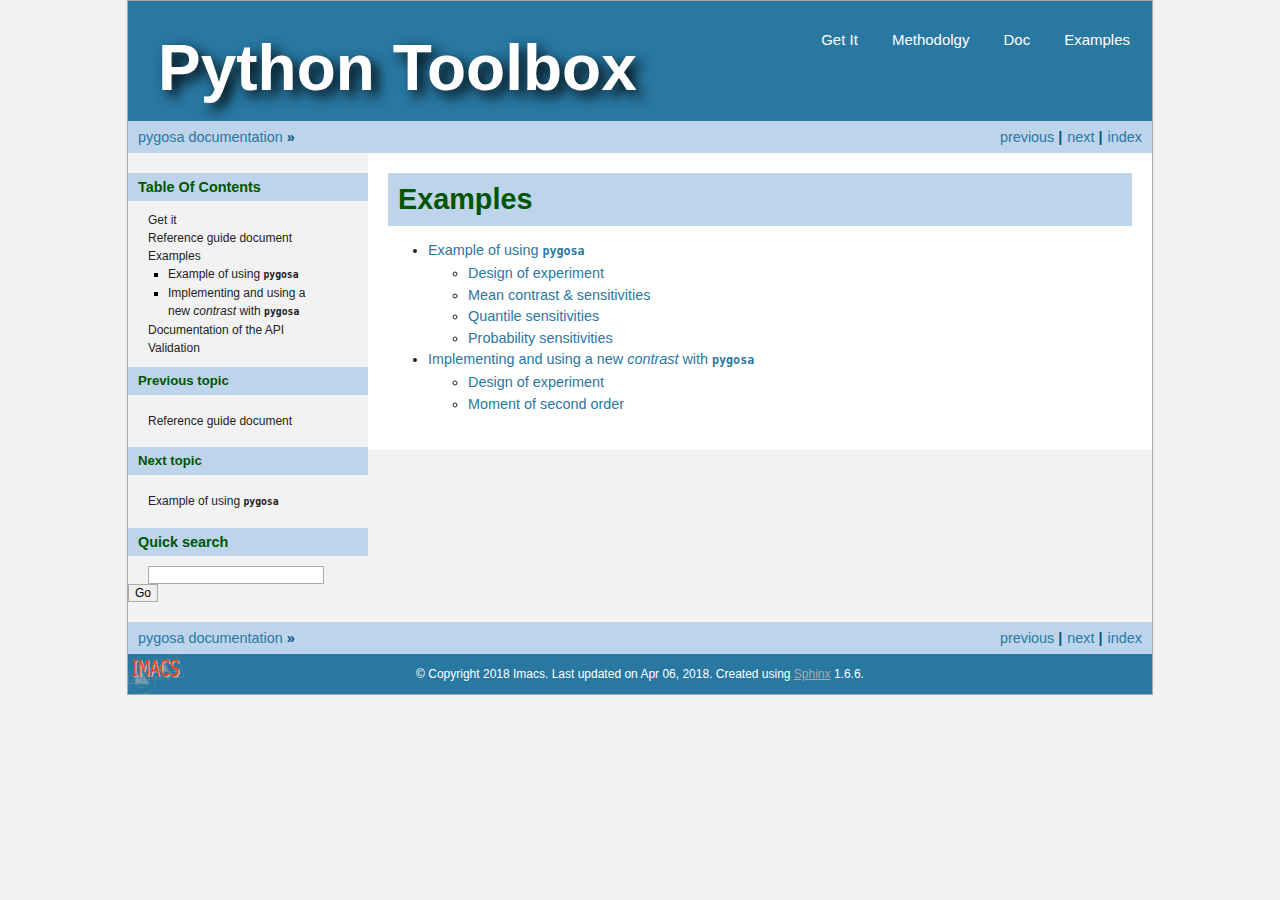
<file: examples.html>
<!DOCTYPE html PUBLIC "-//W3C//DTD XHTML 1.0 Transitional//EN"
  "http://www.w3.org/TR/xhtml1/DTD/xhtml1-transitional.dtd">

<html xmlns="http://www.w3.org/1999/xhtml">
  <head>
    <meta http-equiv="Content-Type" content="text/html; charset=utf-8" />
    <title>Examples &#8212; pygosa  documentation</title>
    <link rel="stylesheet" href="_static/imacs.css" type="text/css" />
    <link rel="stylesheet" href="_static/pygments.css" type="text/css" />
    <script type="text/javascript">
      var DOCUMENTATION_OPTIONS = {
        URL_ROOT:    './',
        VERSION:     '',
        COLLAPSE_INDEX: false,
        FILE_SUFFIX: '.html',
        HAS_SOURCE:  true,
        SOURCELINK_SUFFIX: ''
      };
    </script>
    <script type="text/javascript" src="_static/jquery.js"></script>
    <script type="text/javascript" src="_static/underscore.js"></script>
    <script type="text/javascript" src="_static/doctools.js"></script>
    <link rel="shortcut icon" href="_static/favicon.ico"/>
    <link rel="index" title="Index" href="genindex.html" />
    <link rel="search" title="Search" href="search.html" />
    <link rel="next" title="Example of using pygosa" href="example_gosa.html" />
    <link rel="prev" title="Reference guide document" href="methodology.html" /> 
  </head>
  <body>
<div class="pageheader">
  <ul>
    <li><a href="install.html">Get It</a></li>
    <li><a href="methodology.html">Methodolgy</a></li>
    <li><a href="api.html">Doc</a></li>
    <li><a href="#">Examples</a></li>
  </ul>
  <a href="index.html"><h1>Python Toolbox</h1></a>
</div>

    <div class="related" role="navigation" aria-label="related navigation">
      <h3>Navigation</h3>
      <ul>
        <li class="right" style="margin-right: 10px">
          <a href="genindex.html" title="General Index"
             accesskey="I">index</a></li>
        <li class="right" >
          <a href="example_gosa.html" title="Example of using pygosa"
             accesskey="N">next</a> |</li>
        <li class="right" >
          <a href="methodology.html" title="Reference guide document"
             accesskey="P">previous</a> |</li>
        <li class="nav-item nav-item-0"><a href="index.html">pygosa  documentation</a> &#187;</li> 
      </ul>
    </div>  

    <div class="document">
      <div class="documentwrapper">
        <div class="bodywrapper">
          <div class="body" role="main">
            
  <div class="section" id="examples">
<h1>Examples<a class="headerlink" href="#examples" title="Permalink to this headline">¶</a></h1>
<div class="toctree-wrapper compound">
<ul>
<li class="toctree-l1"><a class="reference internal" href="example_gosa.html">Example of using <code class="docutils literal"><span class="pre">pygosa</span></code></a><ul>
<li class="toctree-l2"><a class="reference internal" href="example_gosa.html#Design-of-experiment">Design of experiment</a></li>
<li class="toctree-l2"><a class="reference internal" href="example_gosa.html#Mean-contrast-&amp;-sensitivities">Mean contrast &amp; sensitivities</a></li>
<li class="toctree-l2"><a class="reference internal" href="example_gosa.html#Quantile-sensitivities">Quantile sensitivities</a></li>
<li class="toctree-l2"><a class="reference internal" href="example_gosa.html#Probability-sensitivities">Probability sensitivities</a></li>
</ul>
</li>
<li class="toctree-l1"><a class="reference internal" href="example_contrast.html">Implementing and using a new <em>contrast</em> with <code class="docutils literal"><span class="pre">pygosa</span></code></a><ul>
<li class="toctree-l2"><a class="reference internal" href="example_contrast.html#Design-of-experiment">Design of experiment</a></li>
<li class="toctree-l2"><a class="reference internal" href="example_contrast.html#Moment-of-second-order">Moment of second order</a></li>
</ul>
</li>
</ul>
</div>
</div>


          </div>
        </div>
      </div>
      <div class="sphinxsidebar" role="navigation" aria-label="main navigation">
        <div class="sphinxsidebarwrapper">
<h3><a href="index.html">Table Of Contents</a></h3>
<ul class="current">
<li class="toctree-l1"><a class="reference internal" href="install.html">Get it</a></li>
<li class="toctree-l1"><a class="reference internal" href="methodology.html">Reference guide document</a></li>
<li class="toctree-l1 current"><a class="current reference internal" href="#">Examples</a><ul>
<li class="toctree-l2"><a class="reference internal" href="example_gosa.html">Example of using <code class="docutils literal"><span class="pre">pygosa</span></code></a></li>
<li class="toctree-l2"><a class="reference internal" href="example_contrast.html">Implementing and using a new <em>contrast</em> with <code class="docutils literal"><span class="pre">pygosa</span></code></a></li>
</ul>
</li>
<li class="toctree-l1"><a class="reference internal" href="api.html">Documentation of the API</a></li>
<li class="toctree-l1"><a class="reference internal" href="validation.html">Validation</a></li>
</ul>

  <h4>Previous topic</h4>
  <p class="topless"><a href="methodology.html"
                        title="previous chapter">Reference guide document</a></p>
  <h4>Next topic</h4>
  <p class="topless"><a href="example_gosa.html"
                        title="next chapter">Example of using <code class="docutils literal"><span class="pre">pygosa</span></code></a></p>
<div id="searchbox" style="display: none" role="search">
  <h3>Quick search</h3>
    <form class="search" action="search.html" method="get">
      <div><input type="text" name="q" /></div>
      <div><input type="submit" value="Go" /></div>
      <input type="hidden" name="check_keywords" value="yes" />
      <input type="hidden" name="area" value="default" />
    </form>
</div>
<script type="text/javascript">$('#searchbox').show(0);</script>
        </div>
      </div>
      <div class="clearer"></div>
    </div>
    <div class="related" role="navigation" aria-label="related navigation">
      <h3>Navigation</h3>
      <ul>
        <li class="right" style="margin-right: 10px">
          <a href="genindex.html" title="General Index"
             >index</a></li>
        <li class="right" >
          <a href="example_gosa.html" title="Example of using pygosa"
             >next</a> |</li>
        <li class="right" >
          <a href="methodology.html" title="Reference guide document"
             >previous</a> |</li>
        <li class="nav-item nav-item-0"><a href="index.html">pygosa  documentation</a> &#187;</li> 
      </ul>
    </div>
    <div class="footer" role="contentinfo">
        &#169; Copyright 2018 Imacs.
      Last updated on Apr 06, 2018.
      Created using <a href="http://sphinx-doc.org/">Sphinx</a> 1.6.6.
    </div>
  </body>
</html>
</file>
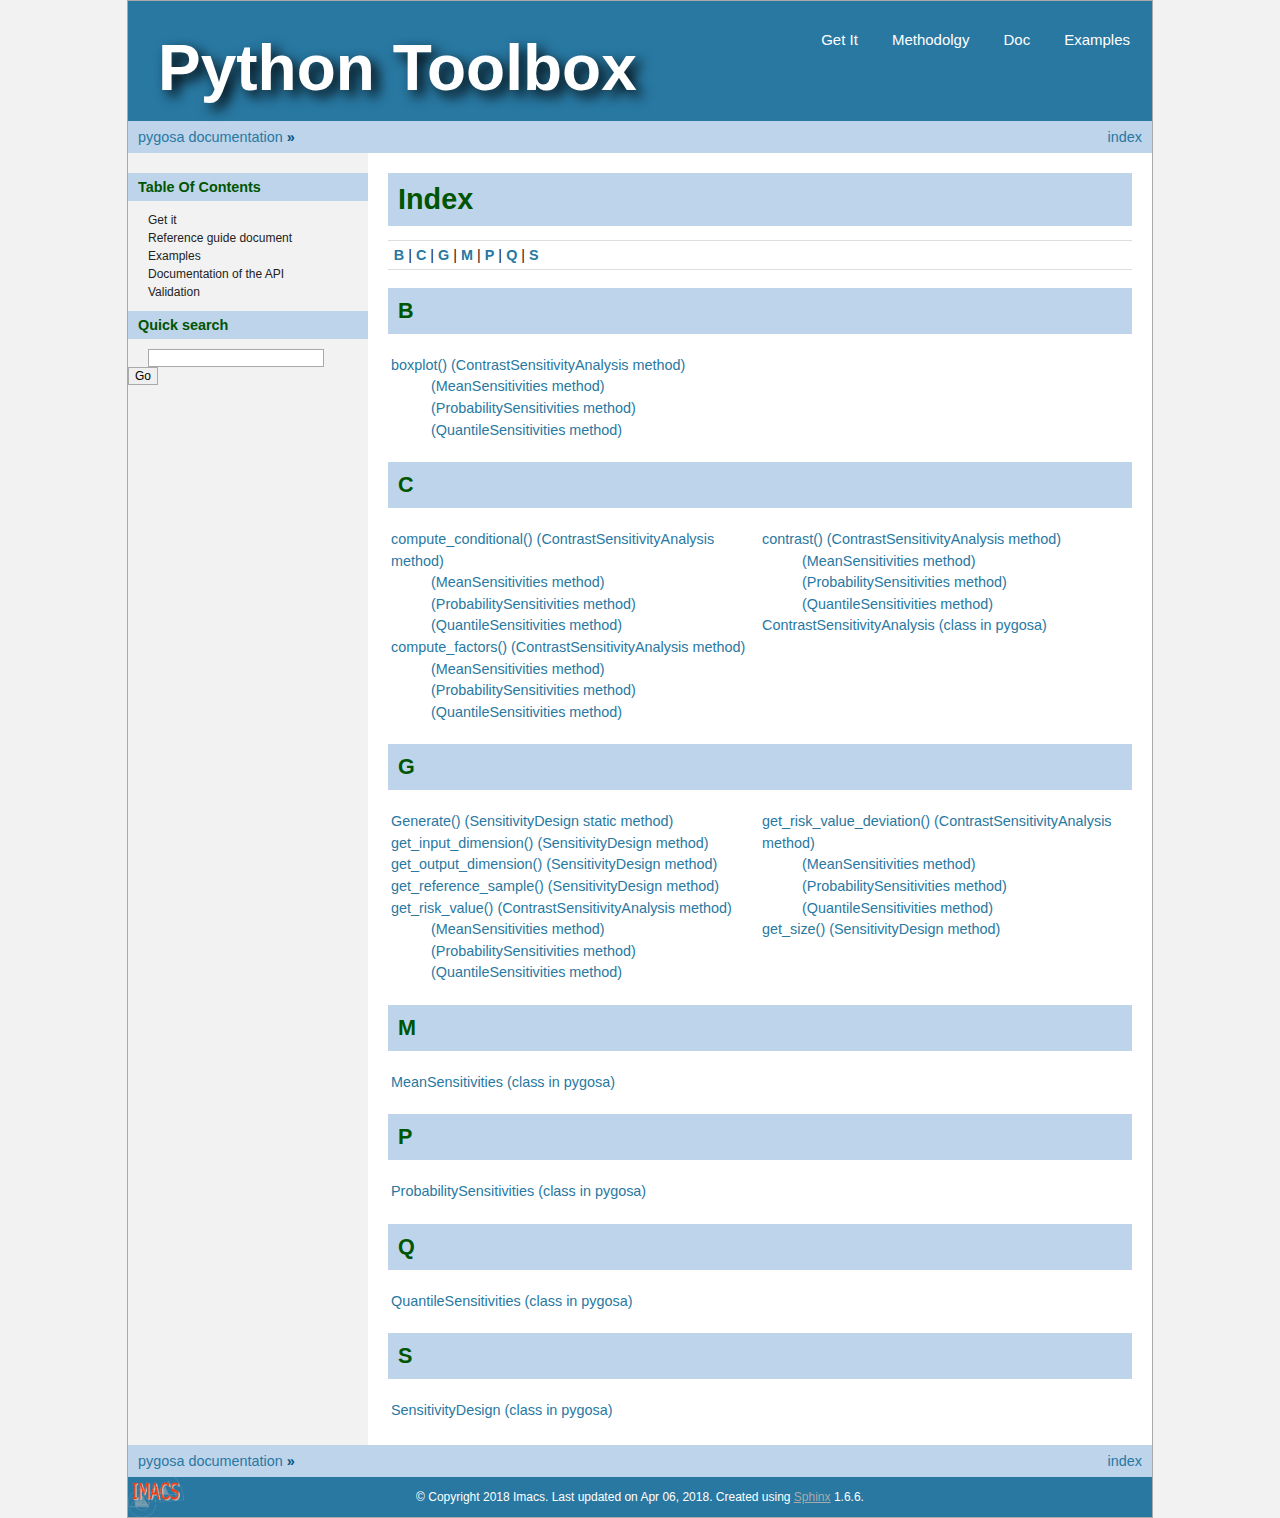
<file: genindex.html>
<!DOCTYPE html PUBLIC "-//W3C//DTD XHTML 1.0 Transitional//EN"
  "http://www.w3.org/TR/xhtml1/DTD/xhtml1-transitional.dtd">

<html xmlns="http://www.w3.org/1999/xhtml">
  <head>
    <meta http-equiv="Content-Type" content="text/html; charset=utf-8" />
    <title>Index &#8212; pygosa  documentation</title>
    <link rel="stylesheet" href="_static/imacs.css" type="text/css" />
    <link rel="stylesheet" href="_static/pygments.css" type="text/css" />
    <script type="text/javascript">
      var DOCUMENTATION_OPTIONS = {
        URL_ROOT:    './',
        VERSION:     '',
        COLLAPSE_INDEX: false,
        FILE_SUFFIX: '.html',
        HAS_SOURCE:  true,
        SOURCELINK_SUFFIX: ''
      };
    </script>
    <script type="text/javascript" src="_static/jquery.js"></script>
    <script type="text/javascript" src="_static/underscore.js"></script>
    <script type="text/javascript" src="_static/doctools.js"></script>
    <link rel="shortcut icon" href="_static/favicon.ico"/>
    <link rel="index" title="Index" href="#" />
    <link rel="search" title="Search" href="search.html" /> 
  </head>
  <body>
<div class="pageheader">
  <ul>
    <li><a href="install.html">Get It</a></li>
    <li><a href="methodology.html">Methodolgy</a></li>
    <li><a href="api.html">Doc</a></li>
    <li><a href="examples.html">Examples</a></li>
  </ul>
  <a href="index.html"><h1>Python Toolbox</h1></a>
</div>

    <div class="related" role="navigation" aria-label="related navigation">
      <h3>Navigation</h3>
      <ul>
        <li class="right" style="margin-right: 10px">
          <a href="#" title="General Index"
             accesskey="I">index</a></li>
        <li class="nav-item nav-item-0"><a href="index.html">pygosa  documentation</a> &#187;</li> 
      </ul>
    </div>  

    <div class="document">
      <div class="documentwrapper">
        <div class="bodywrapper">
          <div class="body" role="main">
            

<h1 id="index">Index</h1>

<div class="genindex-jumpbox">
 <a href="#B"><strong>B</strong></a>
 | <a href="#C"><strong>C</strong></a>
 | <a href="#G"><strong>G</strong></a>
 | <a href="#M"><strong>M</strong></a>
 | <a href="#P"><strong>P</strong></a>
 | <a href="#Q"><strong>Q</strong></a>
 | <a href="#S"><strong>S</strong></a>
 
</div>
<h2 id="B">B</h2>
<table style="width: 100%" class="indextable genindextable"><tr>
  <td style="width: 33%; vertical-align: top;"><ul>
      <li><a href="_generated/pygosa.ContrastSensitivityAnalysis.html#pygosa.ContrastSensitivityAnalysis.boxplot">boxplot() (ContrastSensitivityAnalysis method)</a>

      <ul>
        <li><a href="_generated/pygosa.MeanSensitivities.html#pygosa.MeanSensitivities.boxplot">(MeanSensitivities method)</a>
</li>
        <li><a href="_generated/pygosa.ProbabilitySensitivities.html#pygosa.ProbabilitySensitivities.boxplot">(ProbabilitySensitivities method)</a>
</li>
        <li><a href="_generated/pygosa.QuantileSensitivities.html#pygosa.QuantileSensitivities.boxplot">(QuantileSensitivities method)</a>
</li>
      </ul></li>
  </ul></td>
</tr></table>

<h2 id="C">C</h2>
<table style="width: 100%" class="indextable genindextable"><tr>
  <td style="width: 33%; vertical-align: top;"><ul>
      <li><a href="_generated/pygosa.ContrastSensitivityAnalysis.html#pygosa.ContrastSensitivityAnalysis.compute_conditional">compute_conditional() (ContrastSensitivityAnalysis method)</a>

      <ul>
        <li><a href="_generated/pygosa.MeanSensitivities.html#pygosa.MeanSensitivities.compute_conditional">(MeanSensitivities method)</a>
</li>
        <li><a href="_generated/pygosa.ProbabilitySensitivities.html#pygosa.ProbabilitySensitivities.compute_conditional">(ProbabilitySensitivities method)</a>
</li>
        <li><a href="_generated/pygosa.QuantileSensitivities.html#pygosa.QuantileSensitivities.compute_conditional">(QuantileSensitivities method)</a>
</li>
      </ul></li>
      <li><a href="_generated/pygosa.ContrastSensitivityAnalysis.html#pygosa.ContrastSensitivityAnalysis.compute_factors">compute_factors() (ContrastSensitivityAnalysis method)</a>

      <ul>
        <li><a href="_generated/pygosa.MeanSensitivities.html#pygosa.MeanSensitivities.compute_factors">(MeanSensitivities method)</a>
</li>
        <li><a href="_generated/pygosa.ProbabilitySensitivities.html#pygosa.ProbabilitySensitivities.compute_factors">(ProbabilitySensitivities method)</a>
</li>
        <li><a href="_generated/pygosa.QuantileSensitivities.html#pygosa.QuantileSensitivities.compute_factors">(QuantileSensitivities method)</a>
</li>
      </ul></li>
  </ul></td>
  <td style="width: 33%; vertical-align: top;"><ul>
      <li><a href="_generated/pygosa.ContrastSensitivityAnalysis.html#pygosa.ContrastSensitivityAnalysis.contrast">contrast() (ContrastSensitivityAnalysis method)</a>

      <ul>
        <li><a href="_generated/pygosa.MeanSensitivities.html#pygosa.MeanSensitivities.contrast">(MeanSensitivities method)</a>
</li>
        <li><a href="_generated/pygosa.ProbabilitySensitivities.html#pygosa.ProbabilitySensitivities.contrast">(ProbabilitySensitivities method)</a>
</li>
        <li><a href="_generated/pygosa.QuantileSensitivities.html#pygosa.QuantileSensitivities.contrast">(QuantileSensitivities method)</a>
</li>
      </ul></li>
      <li><a href="_generated/pygosa.ContrastSensitivityAnalysis.html#pygosa.ContrastSensitivityAnalysis">ContrastSensitivityAnalysis (class in pygosa)</a>
</li>
  </ul></td>
</tr></table>

<h2 id="G">G</h2>
<table style="width: 100%" class="indextable genindextable"><tr>
  <td style="width: 33%; vertical-align: top;"><ul>
      <li><a href="_generated/pygosa.SensitivityDesign.html#pygosa.SensitivityDesign.Generate">Generate() (SensitivityDesign static method)</a>
</li>
      <li><a href="_generated/pygosa.SensitivityDesign.html#pygosa.SensitivityDesign.get_input_dimension">get_input_dimension() (SensitivityDesign method)</a>
</li>
      <li><a href="_generated/pygosa.SensitivityDesign.html#pygosa.SensitivityDesign.get_output_dimension">get_output_dimension() (SensitivityDesign method)</a>
</li>
      <li><a href="_generated/pygosa.SensitivityDesign.html#pygosa.SensitivityDesign.get_reference_sample">get_reference_sample() (SensitivityDesign method)</a>
</li>
      <li><a href="_generated/pygosa.ContrastSensitivityAnalysis.html#pygosa.ContrastSensitivityAnalysis.get_risk_value">get_risk_value() (ContrastSensitivityAnalysis method)</a>

      <ul>
        <li><a href="_generated/pygosa.MeanSensitivities.html#pygosa.MeanSensitivities.get_risk_value">(MeanSensitivities method)</a>
</li>
        <li><a href="_generated/pygosa.ProbabilitySensitivities.html#pygosa.ProbabilitySensitivities.get_risk_value">(ProbabilitySensitivities method)</a>
</li>
        <li><a href="_generated/pygosa.QuantileSensitivities.html#pygosa.QuantileSensitivities.get_risk_value">(QuantileSensitivities method)</a>
</li>
      </ul></li>
  </ul></td>
  <td style="width: 33%; vertical-align: top;"><ul>
      <li><a href="_generated/pygosa.ContrastSensitivityAnalysis.html#pygosa.ContrastSensitivityAnalysis.get_risk_value_deviation">get_risk_value_deviation() (ContrastSensitivityAnalysis method)</a>

      <ul>
        <li><a href="_generated/pygosa.MeanSensitivities.html#pygosa.MeanSensitivities.get_risk_value_deviation">(MeanSensitivities method)</a>
</li>
        <li><a href="_generated/pygosa.ProbabilitySensitivities.html#pygosa.ProbabilitySensitivities.get_risk_value_deviation">(ProbabilitySensitivities method)</a>
</li>
        <li><a href="_generated/pygosa.QuantileSensitivities.html#pygosa.QuantileSensitivities.get_risk_value_deviation">(QuantileSensitivities method)</a>
</li>
      </ul></li>
      <li><a href="_generated/pygosa.SensitivityDesign.html#pygosa.SensitivityDesign.get_size">get_size() (SensitivityDesign method)</a>
</li>
  </ul></td>
</tr></table>

<h2 id="M">M</h2>
<table style="width: 100%" class="indextable genindextable"><tr>
  <td style="width: 33%; vertical-align: top;"><ul>
      <li><a href="_generated/pygosa.MeanSensitivities.html#pygosa.MeanSensitivities">MeanSensitivities (class in pygosa)</a>
</li>
  </ul></td>
</tr></table>

<h2 id="P">P</h2>
<table style="width: 100%" class="indextable genindextable"><tr>
  <td style="width: 33%; vertical-align: top;"><ul>
      <li><a href="_generated/pygosa.ProbabilitySensitivities.html#pygosa.ProbabilitySensitivities">ProbabilitySensitivities (class in pygosa)</a>
</li>
  </ul></td>
</tr></table>

<h2 id="Q">Q</h2>
<table style="width: 100%" class="indextable genindextable"><tr>
  <td style="width: 33%; vertical-align: top;"><ul>
      <li><a href="_generated/pygosa.QuantileSensitivities.html#pygosa.QuantileSensitivities">QuantileSensitivities (class in pygosa)</a>
</li>
  </ul></td>
</tr></table>

<h2 id="S">S</h2>
<table style="width: 100%" class="indextable genindextable"><tr>
  <td style="width: 33%; vertical-align: top;"><ul>
      <li><a href="_generated/pygosa.SensitivityDesign.html#pygosa.SensitivityDesign">SensitivityDesign (class in pygosa)</a>
</li>
  </ul></td>
</tr></table>



          </div>
        </div>
      </div>
      <div class="sphinxsidebar" role="navigation" aria-label="main navigation">
        <div class="sphinxsidebarwrapper">
<h3><a href="index.html">Table Of Contents</a></h3>
<ul>
<li class="toctree-l1"><a class="reference internal" href="install.html">Get it</a></li>
<li class="toctree-l1"><a class="reference internal" href="methodology.html">Reference guide document</a></li>
<li class="toctree-l1"><a class="reference internal" href="examples.html">Examples</a></li>
<li class="toctree-l1"><a class="reference internal" href="api.html">Documentation of the API</a></li>
<li class="toctree-l1"><a class="reference internal" href="validation.html">Validation</a></li>
</ul>

<div id="searchbox" style="display: none" role="search">
  <h3>Quick search</h3>
    <form class="search" action="search.html" method="get">
      <div><input type="text" name="q" /></div>
      <div><input type="submit" value="Go" /></div>
      <input type="hidden" name="check_keywords" value="yes" />
      <input type="hidden" name="area" value="default" />
    </form>
</div>
<script type="text/javascript">$('#searchbox').show(0);</script>
        </div>
      </div>
      <div class="clearer"></div>
    </div>
    <div class="related" role="navigation" aria-label="related navigation">
      <h3>Navigation</h3>
      <ul>
        <li class="right" style="margin-right: 10px">
          <a href="#" title="General Index"
             >index</a></li>
        <li class="nav-item nav-item-0"><a href="index.html">pygosa  documentation</a> &#187;</li> 
      </ul>
    </div>
    <div class="footer" role="contentinfo">
        &#169; Copyright 2018 Imacs.
      Last updated on Apr 06, 2018.
      Created using <a href="http://sphinx-doc.org/">Sphinx</a> 1.6.6.
    </div>
  </body>
</html>
</file>
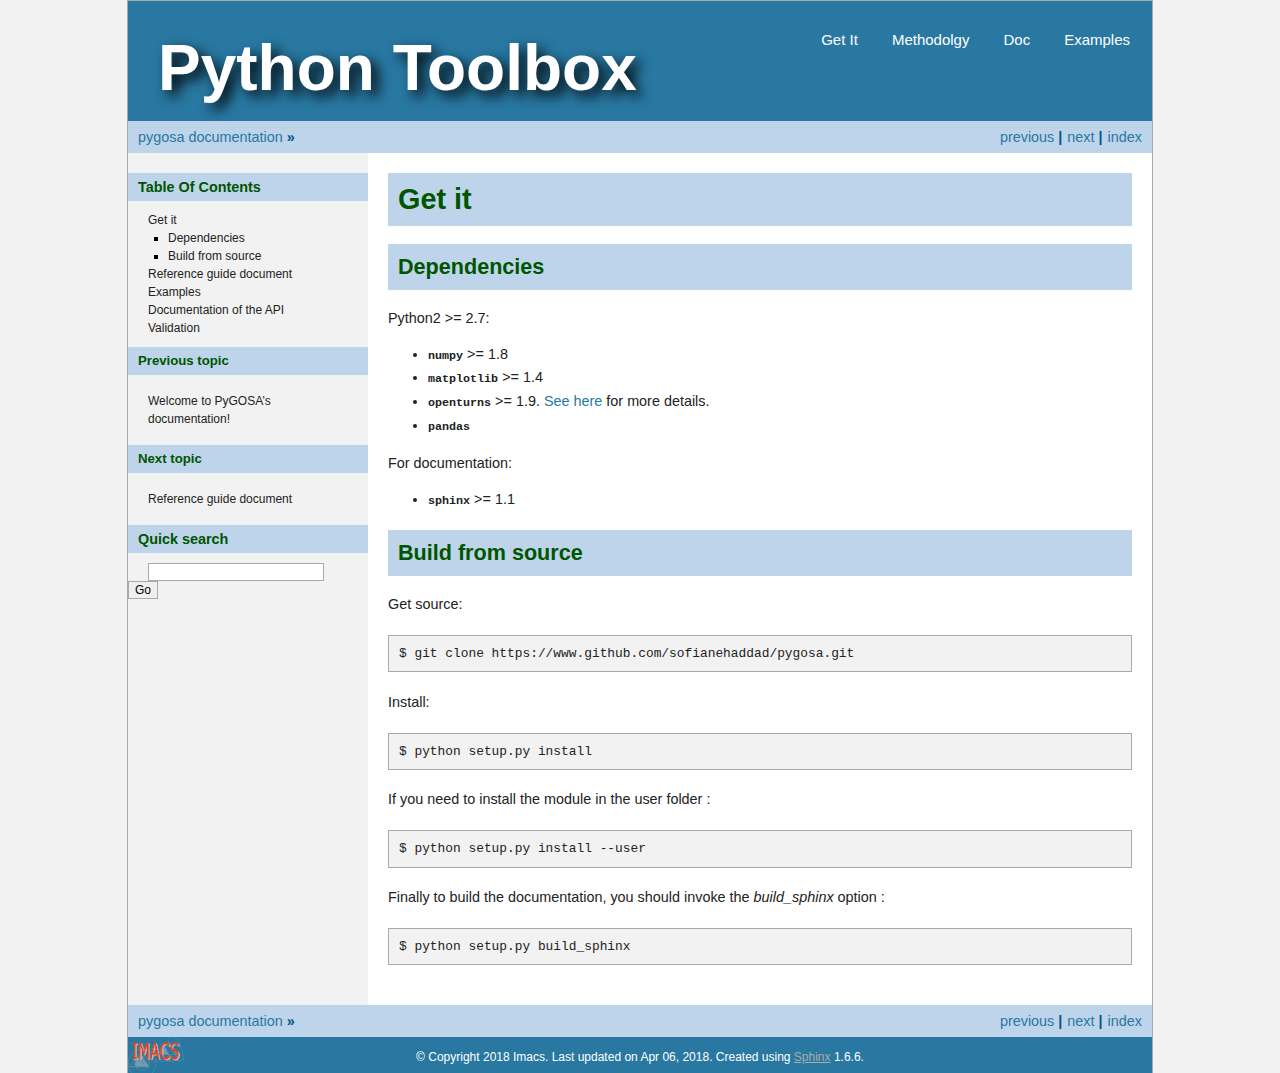
<file: install.html>
<!DOCTYPE html PUBLIC "-//W3C//DTD XHTML 1.0 Transitional//EN"
  "http://www.w3.org/TR/xhtml1/DTD/xhtml1-transitional.dtd">

<html xmlns="http://www.w3.org/1999/xhtml">
  <head>
    <meta http-equiv="Content-Type" content="text/html; charset=utf-8" />
    <title>Get it &#8212; pygosa  documentation</title>
    <link rel="stylesheet" href="_static/imacs.css" type="text/css" />
    <link rel="stylesheet" href="_static/pygments.css" type="text/css" />
    <script type="text/javascript">
      var DOCUMENTATION_OPTIONS = {
        URL_ROOT:    './',
        VERSION:     '',
        COLLAPSE_INDEX: false,
        FILE_SUFFIX: '.html',
        HAS_SOURCE:  true,
        SOURCELINK_SUFFIX: ''
      };
    </script>
    <script type="text/javascript" src="_static/jquery.js"></script>
    <script type="text/javascript" src="_static/underscore.js"></script>
    <script type="text/javascript" src="_static/doctools.js"></script>
    <link rel="shortcut icon" href="_static/favicon.ico"/>
    <link rel="index" title="Index" href="genindex.html" />
    <link rel="search" title="Search" href="search.html" />
    <link rel="next" title="Reference guide document" href="methodology.html" />
    <link rel="prev" title="Welcome to PyGOSA’s documentation!" href="index.html" /> 
  </head>
  <body>
<div class="pageheader">
  <ul>
    <li><a href="#">Get It</a></li>
    <li><a href="methodology.html">Methodolgy</a></li>
    <li><a href="api.html">Doc</a></li>
    <li><a href="examples.html">Examples</a></li>
  </ul>
  <a href="index.html"><h1>Python Toolbox</h1></a>
</div>

    <div class="related" role="navigation" aria-label="related navigation">
      <h3>Navigation</h3>
      <ul>
        <li class="right" style="margin-right: 10px">
          <a href="genindex.html" title="General Index"
             accesskey="I">index</a></li>
        <li class="right" >
          <a href="methodology.html" title="Reference guide document"
             accesskey="N">next</a> |</li>
        <li class="right" >
          <a href="index.html" title="Welcome to PyGOSA’s documentation!"
             accesskey="P">previous</a> |</li>
        <li class="nav-item nav-item-0"><a href="index.html">pygosa  documentation</a> &#187;</li> 
      </ul>
    </div>  

    <div class="document">
      <div class="documentwrapper">
        <div class="bodywrapper">
          <div class="body" role="main">
            
  <div class="section" id="get-it">
<span id="install"></span><h1>Get it<a class="headerlink" href="#get-it" title="Permalink to this headline">¶</a></h1>
<div class="section" id="dependencies">
<h2>Dependencies<a class="headerlink" href="#dependencies" title="Permalink to this headline">¶</a></h2>
<p>Python2 &gt;= 2.7:</p>
<ul class="simple">
<li><code class="xref py py-mod docutils literal"><span class="pre">numpy</span></code> &gt;= 1.8</li>
<li><code class="xref py py-mod docutils literal"><span class="pre">matplotlib</span></code> &gt;= 1.4</li>
<li><code class="xref py py-mod docutils literal"><span class="pre">openturns</span></code> &gt;= 1.9. <a class="reference external" href="http://openturns.github.io/openturns/master/install.html">See here</a> for more details.</li>
<li><code class="xref py py-mod docutils literal"><span class="pre">pandas</span></code></li>
</ul>
<p>For documentation:</p>
<ul class="simple">
<li><code class="xref py py-mod docutils literal"><span class="pre">sphinx</span></code> &gt;= 1.1</li>
</ul>
</div>
<div class="section" id="build-from-source">
<h2>Build from source<a class="headerlink" href="#build-from-source" title="Permalink to this headline">¶</a></h2>
<p>Get source:</p>
<div class="highlight-default"><div class="highlight"><pre><span></span>$ git clone https://www.github.com/sofianehaddad/pygosa.git
</pre></div>
</div>
<p>Install:</p>
<div class="highlight-default"><div class="highlight"><pre><span></span>$ python setup.py install
</pre></div>
</div>
<p>If you need to install the module in the user folder :</p>
<div class="highlight-shell"><div class="highlight"><pre><span></span>$ python setup.py install --user
</pre></div>
</div>
<p>Finally to build the documentation, you should invoke the <cite>build_sphinx</cite> option :</p>
<div class="highlight-shell"><div class="highlight"><pre><span></span>$ python setup.py build_sphinx
</pre></div>
</div>
</div>
</div>


          </div>
        </div>
      </div>
      <div class="sphinxsidebar" role="navigation" aria-label="main navigation">
        <div class="sphinxsidebarwrapper">
<h3><a href="index.html">Table Of Contents</a></h3>
<ul class="current">
<li class="toctree-l1 current"><a class="current reference internal" href="#">Get it</a><ul>
<li class="toctree-l2"><a class="reference internal" href="#dependencies">Dependencies</a></li>
<li class="toctree-l2"><a class="reference internal" href="#build-from-source">Build from source</a></li>
</ul>
</li>
<li class="toctree-l1"><a class="reference internal" href="methodology.html">Reference guide document</a></li>
<li class="toctree-l1"><a class="reference internal" href="examples.html">Examples</a></li>
<li class="toctree-l1"><a class="reference internal" href="api.html">Documentation of the API</a></li>
<li class="toctree-l1"><a class="reference internal" href="validation.html">Validation</a></li>
</ul>

  <h4>Previous topic</h4>
  <p class="topless"><a href="index.html"
                        title="previous chapter">Welcome to PyGOSA’s documentation!</a></p>
  <h4>Next topic</h4>
  <p class="topless"><a href="methodology.html"
                        title="next chapter">Reference guide document</a></p>
<div id="searchbox" style="display: none" role="search">
  <h3>Quick search</h3>
    <form class="search" action="search.html" method="get">
      <div><input type="text" name="q" /></div>
      <div><input type="submit" value="Go" /></div>
      <input type="hidden" name="check_keywords" value="yes" />
      <input type="hidden" name="area" value="default" />
    </form>
</div>
<script type="text/javascript">$('#searchbox').show(0);</script>
        </div>
      </div>
      <div class="clearer"></div>
    </div>
    <div class="related" role="navigation" aria-label="related navigation">
      <h3>Navigation</h3>
      <ul>
        <li class="right" style="margin-right: 10px">
          <a href="genindex.html" title="General Index"
             >index</a></li>
        <li class="right" >
          <a href="methodology.html" title="Reference guide document"
             >next</a> |</li>
        <li class="right" >
          <a href="index.html" title="Welcome to PyGOSA’s documentation!"
             >previous</a> |</li>
        <li class="nav-item nav-item-0"><a href="index.html">pygosa  documentation</a> &#187;</li> 
      </ul>
    </div>
    <div class="footer" role="contentinfo">
        &#169; Copyright 2018 Imacs.
      Last updated on Apr 06, 2018.
      Created using <a href="http://sphinx-doc.org/">Sphinx</a> 1.6.6.
    </div>
  </body>
</html>
</file>
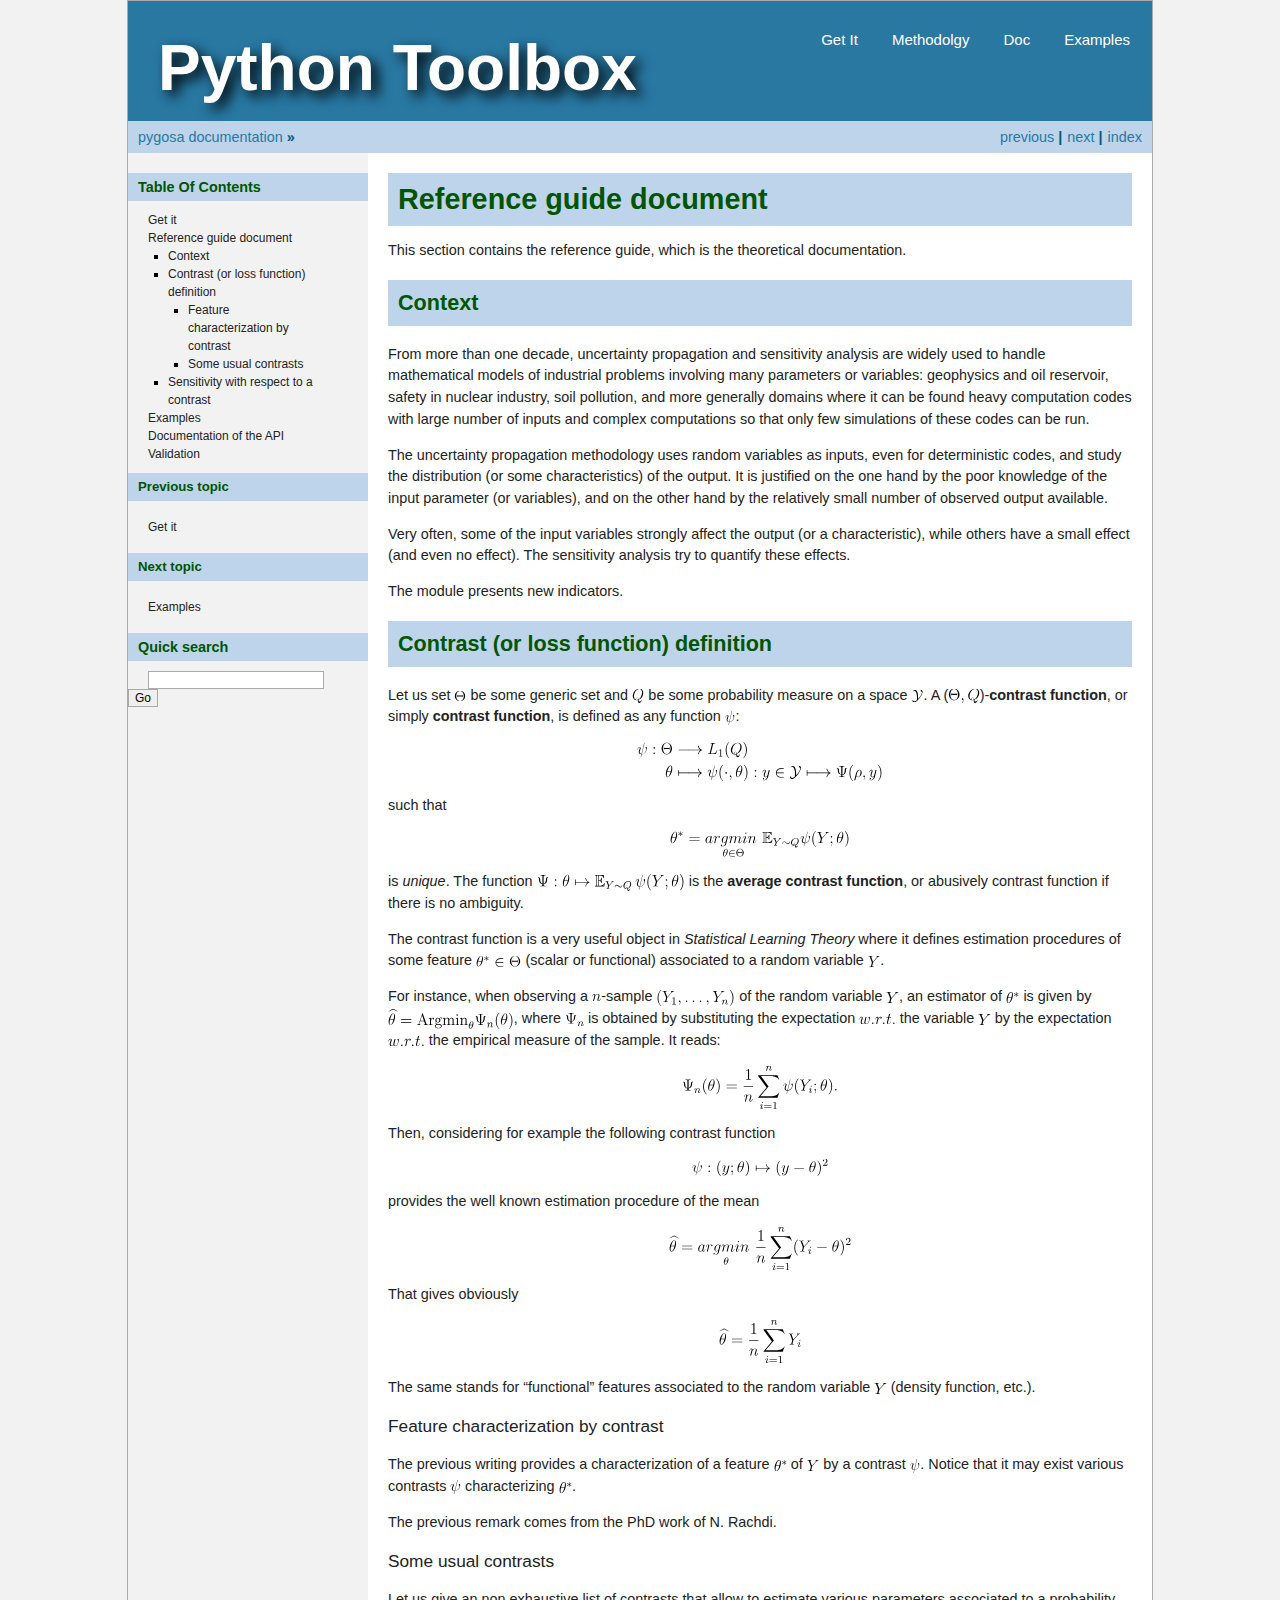
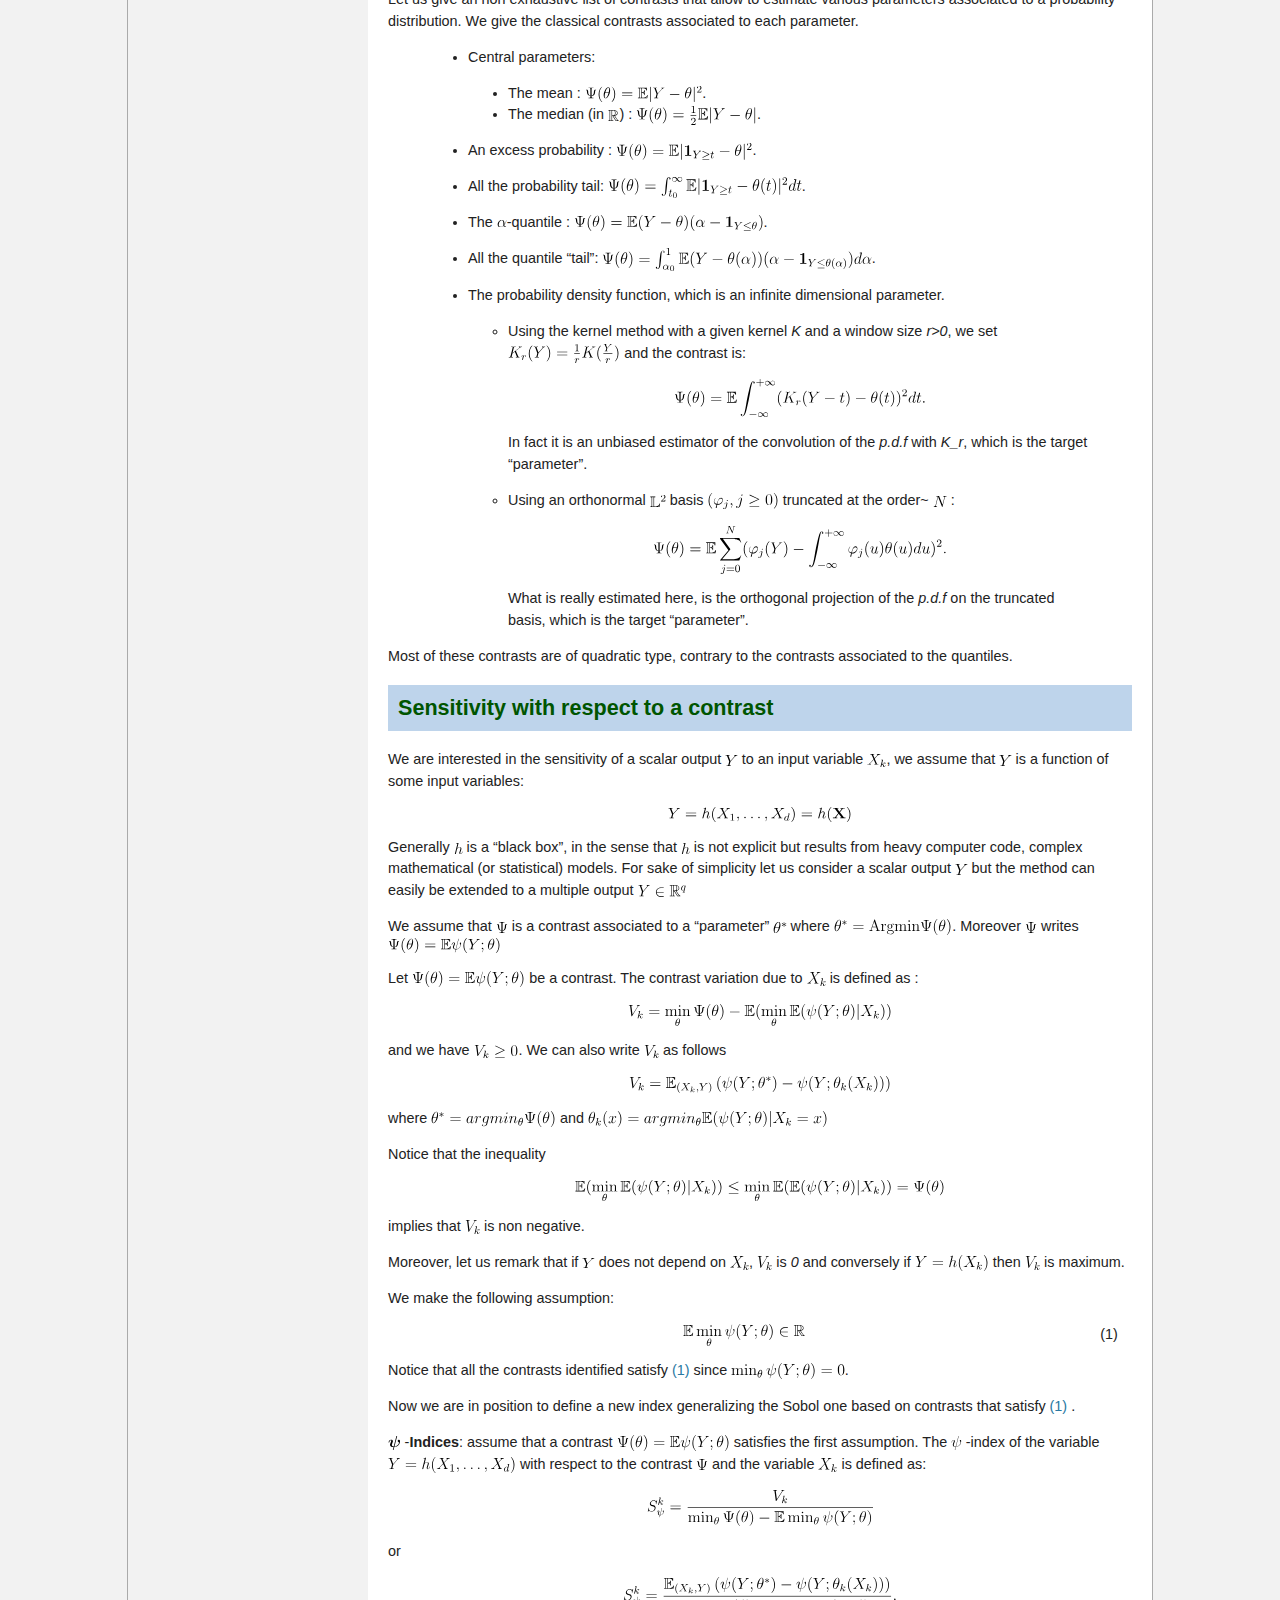
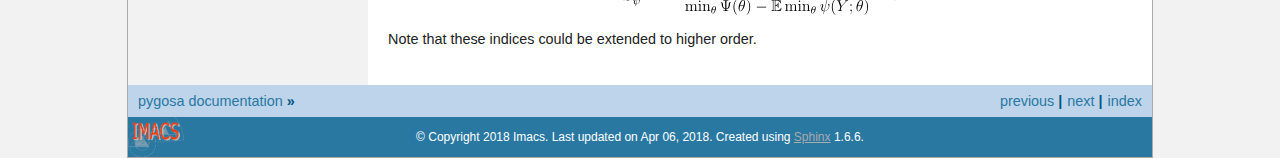
<file: methodology.html>
<!DOCTYPE html PUBLIC "-//W3C//DTD XHTML 1.0 Transitional//EN"
  "http://www.w3.org/TR/xhtml1/DTD/xhtml1-transitional.dtd">

<html xmlns="http://www.w3.org/1999/xhtml">
  <head>
    <meta http-equiv="Content-Type" content="text/html; charset=utf-8" />
    <title>Reference guide document &#8212; pygosa  documentation</title>
    <link rel="stylesheet" href="_static/imacs.css" type="text/css" />
    <link rel="stylesheet" href="_static/pygments.css" type="text/css" />
    <script type="text/javascript">
      var DOCUMENTATION_OPTIONS = {
        URL_ROOT:    './',
        VERSION:     '',
        COLLAPSE_INDEX: false,
        FILE_SUFFIX: '.html',
        HAS_SOURCE:  true,
        SOURCELINK_SUFFIX: ''
      };
    </script>
    <script type="text/javascript" src="_static/jquery.js"></script>
    <script type="text/javascript" src="_static/underscore.js"></script>
    <script type="text/javascript" src="_static/doctools.js"></script>
    <link rel="shortcut icon" href="_static/favicon.ico"/>
    <link rel="index" title="Index" href="genindex.html" />
    <link rel="search" title="Search" href="search.html" />
    <link rel="next" title="Examples" href="examples.html" />
    <link rel="prev" title="Get it" href="install.html" /> 
  </head>
  <body>
<div class="pageheader">
  <ul>
    <li><a href="install.html">Get It</a></li>
    <li><a href="#">Methodolgy</a></li>
    <li><a href="api.html">Doc</a></li>
    <li><a href="examples.html">Examples</a></li>
  </ul>
  <a href="index.html"><h1>Python Toolbox</h1></a>
</div>

    <div class="related" role="navigation" aria-label="related navigation">
      <h3>Navigation</h3>
      <ul>
        <li class="right" style="margin-right: 10px">
          <a href="genindex.html" title="General Index"
             accesskey="I">index</a></li>
        <li class="right" >
          <a href="examples.html" title="Examples"
             accesskey="N">next</a> |</li>
        <li class="right" >
          <a href="install.html" title="Get it"
             accesskey="P">previous</a> |</li>
        <li class="nav-item nav-item-0"><a href="index.html">pygosa  documentation</a> &#187;</li> 
      </ul>
    </div>  

    <div class="document">
      <div class="documentwrapper">
        <div class="bodywrapper">
          <div class="body" role="main">
            
  <div class="section" id="reference-guide-document">
<h1>Reference guide document<a class="headerlink" href="#reference-guide-document" title="Permalink to this headline">¶</a></h1>
<p>This section contains the reference guide, which is the theoretical documentation.</p>
<div class="section" id="context">
<h2>Context<a class="headerlink" href="#context" title="Permalink to this headline">¶</a></h2>
<p>From more than one decade, uncertainty propagation and sensitivity analysis are widely used to handle mathematical models of industrial problems involving many parameters or variables: geophysics and oil reservoir, safety in
nuclear industry, soil pollution, and more generally domains where it can be found heavy computation codes with large number of inputs and complex computations so that only few simulations of these codes can be run.</p>
<p>The uncertainty propagation methodology uses random variables as inputs, even for deterministic codes, and study the distribution (or some characteristics) of the output. It is justified on the one hand by the poor knowledge
of the input parameter (or variables), and on the other hand by the relatively small number of observed output available.</p>
<p>Very often, some of the input variables strongly affect the output (or a characteristic), while others have a small effect (and even no effect). The sensitivity analysis try to quantify these effects.</p>
<p>The module presents new indicators.</p>
</div>
<div class="section" id="contrast-or-loss-function-definition">
<h2>Contrast (or loss function) definition<a class="headerlink" href="#contrast-or-loss-function-definition" title="Permalink to this headline">¶</a></h2>
<p>Let us set <img class="math" src="_images/math/a01767bfd5cd11a5df9711bef31674eb09d9516d.svg" alt="\Theta"/> be some generic set and <img class="math" src="_images/math/ffe9616beb8c7daa27d7ba6f96e0d38f980e3ef9.svg" alt="Q"/> be some probability measure on a space <img class="math" src="_images/math/595b7bfe93f9a502d092440f56ae4f009e86e2c4.svg" alt="\mathcal{Y}"/>.
A (<img class="math" src="_images/math/dba2b615e9d4de951c4941149dcf987adf5cf806.svg" alt="\Theta, Q"/>)-<strong>contrast function</strong>, or simply <strong>contrast function</strong>, is defined as any function <img class="math" src="_images/math/22e7bbdc5bdeef74134a5feb0a44f7269c104e83.svg" alt="\psi"/>:</p>
<div class="math">
<p><img src="_images/math/3e807d498d6d273681d481165e5182ab77fd05c1.svg" alt="\psi : \Theta &amp; \longrightarrow  L_{1}(Q)

\theta &amp; \longmapsto \psi(\cdot, \theta)  :  y\in\mathcal{Y} \longmapsto \Psi(\rho,y)"/></p>
</div><p>such that</p>
<div class="math">
<p><img src="_images/math/f521b885c45f326464dd1657558b4bc53c33d0e1.svg" alt="\theta^{*} = \underset{\theta \in \Theta}{argmin\ } \mathbb{E}_{Y \sim Q} \psi(Y; \theta)"/></p>
</div><p>is <em>unique</em>. The function <img class="math" src="_images/math/432461f4b83be7e3442a0ea64a62a43a752f070c.svg" alt="\Psi  : \theta \mapsto \mathbb{E}_{Y \sim Q}\, \psi(Y; \theta)"/> is the <strong>average contrast function</strong>, or abusively contrast function if there is no ambiguity.</p>
<p>The contrast function is a very useful object in <em>Statistical Learning Theory</em> where it defines estimation procedures of some feature <img class="math" src="_images/math/b822967858c51581559f0af0b2482c2253f9c70a.svg" alt="\theta^{*} \in \Theta"/> (scalar or functional) associated to a random variable <img class="math" src="_images/math/2baf7cf7dc3371befb37812a8b64e9ea70d4c874.svg" alt="Y"/>.</p>
<p>For instance, when observing a <img class="math" src="_images/math/dc50b6bc4de97b0c974cd4ba9d5243ef3192864a.svg" alt="n"/>-sample <img class="math" src="_images/math/52bd2f06925fe1e05417f58e658a0222b53d8913.svg" alt="(Y_1,\ldots,Y_n)"/> of the random variable <img class="math" src="_images/math/2baf7cf7dc3371befb37812a8b64e9ea70d4c874.svg" alt="Y"/>, an estimator of <img class="math" src="_images/math/ed0a93425ce494649c665f2080b38edea3d0cd5a.svg" alt="\theta^{*}"/> is given by <img class="math" src="_images/math/0da95873e2f4dcb3455256379550e36280ca3af7.svg" alt="\widehat\theta=\mbox{Argmin}_{\theta} \Psi_n(\theta)"/>, where <img class="math" src="_images/math/e55b436cdff124e9cd46476c58f10135965f167f.svg" alt="\Psi_n"/> is obtained by substituting the expectation <img class="math" src="_images/math/0f5939d45a3e237ae1307d4e93c7ac8a03b27c33.svg" alt="w.r.t."/> the variable <img class="math" src="_images/math/2baf7cf7dc3371befb37812a8b64e9ea70d4c874.svg" alt="Y"/> by the expectation <img class="math" src="_images/math/0f5939d45a3e237ae1307d4e93c7ac8a03b27c33.svg" alt="w.r.t."/> the empirical measure of the sample. It reads:</p>
<div class="math">
<p><img src="_images/math/45e539cae204e81f4b60446ae9824bf0676dd25d.svg" alt="\Psi_n(\theta)=\frac{1}{n}\sum_{i=1}^n \psi(Y_i;\theta)."/></p>
</div><p>Then, considering for example the following contrast function</p>
<div class="math">
<p><img src="_images/math/7a35de171a760a64629c26549fff27ee09dd00a7.svg" alt="\psi : (y; \theta)\mapsto (y - \theta)^2"/></p>
</div><p>provides the well known estimation procedure of the mean</p>
<div class="math">
<p><img src="_images/math/32a342f8075728c07e148e7515731c2075036cee.svg" alt="\widehat\theta= \underset{\theta}{argmin\ } \frac{1}{n}\sum_{i=1}^n (Y_i - \theta)^2"/></p>
</div><p>That gives obviously</p>
<div class="math">
<p><img src="_images/math/b174fdf10e843da1c7823903cf313cc96a83726d.svg" alt="\widehat\theta = \frac{1}{n}\sum_{i=1}^n Y_i"/></p>
</div><p>The same stands for “functional” features associated to the random variable <img class="math" src="_images/math/2baf7cf7dc3371befb37812a8b64e9ea70d4c874.svg" alt="Y"/> (density function, etc.).</p>
<div class="section" id="feature-characterization-by-contrast">
<h3>Feature characterization by contrast<a class="headerlink" href="#feature-characterization-by-contrast" title="Permalink to this headline">¶</a></h3>
<p>The previous writing provides a characterization of a feature <img class="math" src="_images/math/84d2bb6df990993f7a277065c90363bc797d0f83.svg" alt="\theta^*"/> of <img class="math" src="_images/math/2baf7cf7dc3371befb37812a8b64e9ea70d4c874.svg" alt="Y"/> by a contrast <img class="math" src="_images/math/22e7bbdc5bdeef74134a5feb0a44f7269c104e83.svg" alt="\psi"/>. Notice that it may exist various contrasts <img class="math" src="_images/math/22e7bbdc5bdeef74134a5feb0a44f7269c104e83.svg" alt="\psi"/> characterizing <img class="math" src="_images/math/84d2bb6df990993f7a277065c90363bc797d0f83.svg" alt="\theta^*"/>.</p>
<p>The previous remark comes from the PhD work of N. Rachdi.</p>
</div>
<div class="section" id="some-usual-contrasts">
<h3>Some usual contrasts<a class="headerlink" href="#some-usual-contrasts" title="Permalink to this headline">¶</a></h3>
<p>Let us give an non exhaustive list of contrasts that allow to estimate various parameters associated to a probability distribution. We give the classical contrasts associated to each parameter.</p>
<blockquote>
<div><ul class="simple">
<li>Central parameters:</li>
</ul>
<blockquote>
<div><ul class="simple">
<li>The mean :  <img class="math" src="_images/math/ecc0962d7fe7958363631d76a2424632577b5707.svg" alt="\Psi(\theta)=\mathbb E |Y-\theta|^2"/>.</li>
<li>The median (in <img class="math" src="_images/math/0a8145b4f4a5fae7a82dc83cdc07b78a48e5bcee.svg" alt="\mathbb R"/>) : <img class="math" src="_images/math/2ccf9ccb26efae53f97d91d429e91be1c6b3b46f.svg" alt="\Psi(\theta)=\frac{1}{2}\mathbb E|Y-\theta|"/>.</li>
</ul>
</div></blockquote>
<ul>
<li><p class="first">An excess probability : <img class="math" src="_images/math/194161c7bbfc561c3bbb022e555622a9af65f769.svg" alt="\Psi(\theta)=\mathbb E |{\bf1}_{Y\ge t}-\theta|^2"/>.</p>
</li>
<li><p class="first">All the probability tail: <img class="math" src="_images/math/56300f2f5ae65496354b0cef3be341c9807ca780.svg" alt="\Psi(\theta)=\int_{t_0}^\infty \mathbb E |{\bf1}_{Y\ge t}-\theta(t)|^2 dt"/>.</p>
</li>
<li><p class="first">The <img class="math" src="_images/math/db68c1b58b0e0840702a7a6539a5253887a9cd69.svg" alt="\alpha"/>-quantile : <img class="math" src="_images/math/e8171e193a219491d1073c5538f563709e3d0ffd.svg" alt="\Psi(\theta)=\mathbb E (Y-\theta)(\alpha -{\bf1}_{Y\le\theta})"/>.</p>
</li>
<li><p class="first">All the quantile “tail”: <img class="math" src="_images/math/ff9247e81608777e330bc1240fc4a4488d5aa1e6.svg" alt="\Psi(\theta)=\int_{\alpha_0}^1 \mathbb E (Y-\theta(\alpha))(\alpha -{\bf1}_{Y\le\theta(\alpha)})d\alpha"/>.</p>
</li>
<li><p class="first">The probability density function, which is an infinite dimensional parameter.</p>
<ul>
<li><p class="first">Using the kernel method with a given kernel <cite>K</cite> and a window size <cite>r&gt;0</cite>, we set <img class="math" src="_images/math/7948ea5e8b1b24655cc6c78d66726b8768681a54.svg" alt="K_r(Y)=\frac{1}{r}K(\frac{Y}{r})"/> and the contrast is:</p>
<div class="math">
<p><img src="_images/math/ad010ed69c8fcbceb3c30203687d0d9b32258093.svg" alt="\Psi(\theta)=\mathbb E \int_{-\infty}^{+\infty}(K_r(Y-t)-\theta(t))^2dt."/></p>
</div><p>In fact it is an unbiased estimator of the convolution of the <em>p.d.f</em> with <cite>K_r</cite>, which is the target “parameter”.</p>
</li>
<li><p class="first">Using an orthonormal <img class="math" src="_images/math/3ec29a1f46d41f459116243d13cc30a649af3d7d.svg" alt="\mathbb L^2"/> basis <img class="math" src="_images/math/1461dc1529f9934d86b23bf9da228723d163d949.svg" alt="(\varphi_j,j\ge 0)"/> truncated at the order~ <img class="math" src="_images/math/a7cfc0cbd5e064e1470d76f8dcbaffb4a45fb7c3.svg" alt="N"/> :</p>
<div class="math">
<p><img src="_images/math/8c4dfcb816cbb11df0e6740433b944510634ec47.svg" alt="\Psi(\theta)=\mathbb E \sum_{j=0}^N (\varphi_j(Y)-\int_{-\infty}^{+\infty} \varphi_j(u)\theta(u) du)^2."/></p>
</div><p>What is really estimated here, is the orthogonal projection of the <em>p.d.f</em> on the truncated basis, which is the target “parameter”.</p>
</li>
</ul>
</li>
</ul>
</div></blockquote>
<p>Most of these contrasts are of quadratic type, contrary to the contrasts associated to the quantiles.</p>
</div>
</div>
<div class="section" id="sensitivity-with-respect-to-a-contrast">
<h2>Sensitivity with respect to a contrast<a class="headerlink" href="#sensitivity-with-respect-to-a-contrast" title="Permalink to this headline">¶</a></h2>
<p>We are interested in the sensitivity of a scalar output <img class="math" src="_images/math/2baf7cf7dc3371befb37812a8b64e9ea70d4c874.svg" alt="Y"/> to an input variable <img class="math" src="_images/math/7edce7e091649ddaaa12724f16ca8adeabef31f3.svg" alt="X_k"/>, we assume that <img class="math" src="_images/math/2baf7cf7dc3371befb37812a8b64e9ea70d4c874.svg" alt="Y"/> is a function of some input variables:</p>
<div class="math">
<p><img src="_images/math/e6f9ff13f6b7b2391f367214bace4e7521b7256c.svg" alt="Y=h(X_1,\ldots,X_d)=h({\bf X})"/></p>
</div><p>Generally <img class="math" src="_images/math/287f8adc72babf3e4b81f4266f4392176081a8bd.svg" alt="h"/> is a “black box”, in the sense that <img class="math" src="_images/math/287f8adc72babf3e4b81f4266f4392176081a8bd.svg" alt="h"/> is not explicit but results from heavy computer code, complex mathematical (or statistical) models.
For sake of simplicity let us consider a scalar output <img class="math" src="_images/math/2baf7cf7dc3371befb37812a8b64e9ea70d4c874.svg" alt="Y"/> but the method can easily be extended to a multiple output <img class="math" src="_images/math/617f3a9cb21817ad7fb409fc496f9c045daa339d.svg" alt="Y\in \mathbb{R}^q"/></p>
<p>We assume that <img class="math" src="_images/math/a1f36f7c1524752ba9875708f4a7f088bdd5a16d.svg" alt="\Psi"/> is a contrast associated to a “parameter” <img class="math" src="_images/math/84d2bb6df990993f7a277065c90363bc797d0f83.svg" alt="\theta^*"/> where <img class="math" src="_images/math/66ca619b7a338d2a8c7fea17b118884f28e2cd97.svg" alt="\theta^* =\mbox{Argmin} \Psi(\theta)"/>.
Moreover <img class="math" src="_images/math/a1f36f7c1524752ba9875708f4a7f088bdd5a16d.svg" alt="\Psi"/> writes <img class="math" src="_images/math/7d22868def040024f860e9b1207487a6c87ef455.svg" alt="\Psi(\theta)=\mathbb E\psi(Y;\theta)"/></p>
<p>Let <img class="math" src="_images/math/7d22868def040024f860e9b1207487a6c87ef455.svg" alt="\Psi(\theta)=\mathbb E\psi(Y;\theta)"/> be a contrast. The contrast variation due to <img class="math" src="_images/math/7edce7e091649ddaaa12724f16ca8adeabef31f3.svg" alt="X_k"/> is defined as :</p>
<div class="math">
<p><img src="_images/math/c864a64a5872d0f87e875859baf821ab46b52757.svg" alt="V_k= \min_\theta \Psi(\theta)-\mathbb E( \min_\theta \mathbb E(\psi(Y;\theta)|X_k))"/></p>
</div><p>and we have <img class="math" src="_images/math/4a281b540d7dfd77462fec7c50ecbacfa3e42e39.svg" alt="V_k \geq 0"/>. We can also write <img class="math" src="_images/math/40a766617f1c0eb60fc8c401260be5448362e3b1.svg" alt="V_k"/> as follows</p>
<div class="math">
<p><img src="_images/math/b0f745331c8b3d846cce878ccb7b28a99674f66a.svg" alt="V_k =  \mathbb{E}_{(X_k,Y)}\left(\psi(Y;\theta^*)  - \psi(Y;\theta_k(X_k))\right) \label{contrast_var}"/></p>
</div><p>where <img class="math" src="_images/math/f0100bf650fe6698db54633bba875557297e5ba0.svg" alt="\theta^* = \displaystyle{\\argmin_{\theta} \Psi(\theta)}"/> and <img class="math" src="_images/math/f69fd34be360836a6df34a301a5ae34b3e1c7e61.svg" alt="\theta_k(x) = \displaystyle{\\argmin_{\theta} \mathbb E(\psi(Y;\theta)|X_k = x)}"/></p>
<p>Notice that the inequality</p>
<div class="math">
<p><img src="_images/math/0b5085c4f96f097446b24e4244fa94860984859f.svg" alt="\mathbb E(\min_\theta \mathbb E(\psi(Y;\theta)|X_k))\le \min_\theta \mathbb E(\mathbb E(\psi(Y;\theta)|X_k))= \Psi(\theta)"/></p>
</div><p>implies that <img class="math" src="_images/math/40a766617f1c0eb60fc8c401260be5448362e3b1.svg" alt="V_k"/> is non negative.</p>
<p>Moreover, let us remark that if <img class="math" src="_images/math/2baf7cf7dc3371befb37812a8b64e9ea70d4c874.svg" alt="Y"/> does not depend on <img class="math" src="_images/math/7edce7e091649ddaaa12724f16ca8adeabef31f3.svg" alt="X_k"/>, <img class="math" src="_images/math/40a766617f1c0eb60fc8c401260be5448362e3b1.svg" alt="V_k"/> is <em>0</em> and conversely if <img class="math" src="_images/math/423f3e0f2e3c73901ffff4b4f98e36c3860b69b1.svg" alt="Y=h(X_k)"/> then <img class="math" src="_images/math/40a766617f1c0eb60fc8c401260be5448362e3b1.svg" alt="V_k"/> is maximum.</p>
<p>We make the following assumption:</p>
<div class="math" id="equation-assumption">
<p><span class="eqno">(1)<a class="headerlink" href="#equation-assumption" title="Permalink to this equation">¶</a></span><img src="_images/math/57bb64ea0799ebd642d7e8ff1f80304e28b4420e.svg" alt="\mathbb E \min_{\theta}\psi(Y;\theta)\in  \mathbb R"/></p>
</div><p>Notice that all the contrasts identified satisfy <a class="reference internal" href="#equation-assumption">(1)</a> since <img class="math" src="_images/math/5620812b814bfe4014afd963d1c74bb8ede47b2b.svg" alt="\min_{\theta}\psi(Y;\theta)=0"/>.</p>
<p>Now we are in position to define a new index generalizing the Sobol one based on contrasts that satisfy <a class="reference internal" href="#equation-assumption">(1)</a> .</p>
<p><img class="math" src="_images/math/67fbde054b73a7d78b17683d347b94f00349e78a.svg" alt="\boldsymbol{\psi}"/> -<strong>Indices</strong>: assume that a contrast <img class="math" src="_images/math/7d22868def040024f860e9b1207487a6c87ef455.svg" alt="\Psi(\theta)=\mathbb E\psi(Y;\theta)"/> satisfies the first assumption. The  <img class="math" src="_images/math/22e7bbdc5bdeef74134a5feb0a44f7269c104e83.svg" alt="\psi"/> -index of the variable <img class="math" src="_images/math/5f1c71004e0ba58914d0d694e3d49b72f5539dbd.svg" alt="Y=h(X_1,\ldots,X_d)"/> with respect to the contrast <img class="math" src="_images/math/a1f36f7c1524752ba9875708f4a7f088bdd5a16d.svg" alt="\Psi"/> and the variable <img class="math" src="_images/math/7edce7e091649ddaaa12724f16ca8adeabef31f3.svg" alt="X_k"/> is defined as:</p>
<div class="math">
<p><img src="_images/math/77acc7bc3c706bc5cb932e9d7b1b5fc5f8943778.svg" alt="S^k_{\psi}=\frac{V_k}{ \min_\theta \Psi(\theta)-\mathbb E \min_{\theta}\psi(Y;\theta)}"/></p>
</div><p>or</p>
<div class="math">
<p><img src="_images/math/5cfb0ac8e90a6edb273be0d997de24af08a6e9f7.svg" alt="S^k_{\psi}= \frac{\mathbb{E}_{(X_k,Y)}\left(\psi(Y;\theta^*)  - \psi(Y;\theta_k(X_k))\right)}{ \min_\theta \Psi(\theta)-\mathbb E \min_{\theta}\psi(Y;\theta)}. \label{def_psi_indice}"/></p>
</div><p>Note that these indices could be extended to higher order.</p>
</div>
</div>


          </div>
        </div>
      </div>
      <div class="sphinxsidebar" role="navigation" aria-label="main navigation">
        <div class="sphinxsidebarwrapper">
<h3><a href="index.html">Table Of Contents</a></h3>
<ul class="current">
<li class="toctree-l1"><a class="reference internal" href="install.html">Get it</a></li>
<li class="toctree-l1 current"><a class="current reference internal" href="#">Reference guide document</a><ul>
<li class="toctree-l2"><a class="reference internal" href="#context">Context</a></li>
<li class="toctree-l2"><a class="reference internal" href="#contrast-or-loss-function-definition">Contrast (or loss function) definition</a><ul>
<li class="toctree-l3"><a class="reference internal" href="#feature-characterization-by-contrast">Feature characterization by contrast</a></li>
<li class="toctree-l3"><a class="reference internal" href="#some-usual-contrasts">Some usual contrasts</a></li>
</ul>
</li>
<li class="toctree-l2"><a class="reference internal" href="#sensitivity-with-respect-to-a-contrast">Sensitivity with respect to a contrast</a></li>
</ul>
</li>
<li class="toctree-l1"><a class="reference internal" href="examples.html">Examples</a></li>
<li class="toctree-l1"><a class="reference internal" href="api.html">Documentation of the API</a></li>
<li class="toctree-l1"><a class="reference internal" href="validation.html">Validation</a></li>
</ul>

  <h4>Previous topic</h4>
  <p class="topless"><a href="install.html"
                        title="previous chapter">Get it</a></p>
  <h4>Next topic</h4>
  <p class="topless"><a href="examples.html"
                        title="next chapter">Examples</a></p>
<div id="searchbox" style="display: none" role="search">
  <h3>Quick search</h3>
    <form class="search" action="search.html" method="get">
      <div><input type="text" name="q" /></div>
      <div><input type="submit" value="Go" /></div>
      <input type="hidden" name="check_keywords" value="yes" />
      <input type="hidden" name="area" value="default" />
    </form>
</div>
<script type="text/javascript">$('#searchbox').show(0);</script>
        </div>
      </div>
      <div class="clearer"></div>
    </div>
    <div class="related" role="navigation" aria-label="related navigation">
      <h3>Navigation</h3>
      <ul>
        <li class="right" style="margin-right: 10px">
          <a href="genindex.html" title="General Index"
             >index</a></li>
        <li class="right" >
          <a href="examples.html" title="Examples"
             >next</a> |</li>
        <li class="right" >
          <a href="install.html" title="Get it"
             >previous</a> |</li>
        <li class="nav-item nav-item-0"><a href="index.html">pygosa  documentation</a> &#187;</li> 
      </ul>
    </div>
    <div class="footer" role="contentinfo">
        &#169; Copyright 2018 Imacs.
      Last updated on Apr 06, 2018.
      Created using <a href="http://sphinx-doc.org/">Sphinx</a> 1.6.6.
    </div>
  </body>
</html>
</file>
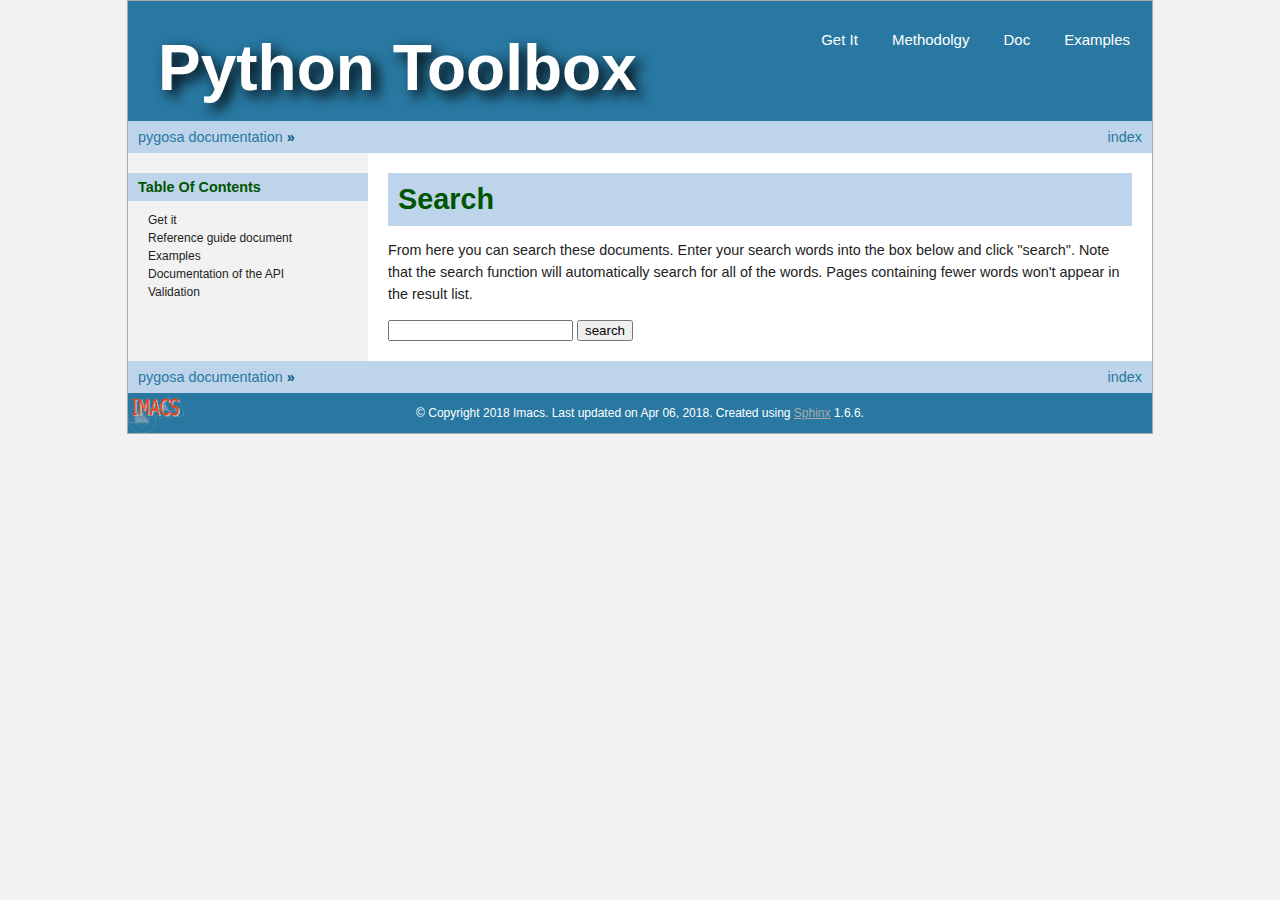
<file: search.html>
<!DOCTYPE html PUBLIC "-//W3C//DTD XHTML 1.0 Transitional//EN"
  "http://www.w3.org/TR/xhtml1/DTD/xhtml1-transitional.dtd">

<html xmlns="http://www.w3.org/1999/xhtml">
  <head>
    <meta http-equiv="Content-Type" content="text/html; charset=utf-8" />
    <title>Search &#8212; pygosa  documentation</title>
    <link rel="stylesheet" href="_static/imacs.css" type="text/css" />
    <link rel="stylesheet" href="_static/pygments.css" type="text/css" />
    <script type="text/javascript">
      var DOCUMENTATION_OPTIONS = {
        URL_ROOT:    './',
        VERSION:     '',
        COLLAPSE_INDEX: false,
        FILE_SUFFIX: '.html',
        HAS_SOURCE:  true,
        SOURCELINK_SUFFIX: ''
      };
    </script>
    <script type="text/javascript" src="_static/jquery.js"></script>
    <script type="text/javascript" src="_static/underscore.js"></script>
    <script type="text/javascript" src="_static/doctools.js"></script>
    <script type="text/javascript" src="_static/searchtools.js"></script>
    <link rel="shortcut icon" href="_static/favicon.ico"/>
    <link rel="index" title="Index" href="genindex.html" />
    <link rel="search" title="Search" href="#" />
  <script type="text/javascript">
    jQuery(function() { Search.loadIndex("searchindex.js"); });
  </script>
  
  <script type="text/javascript" id="searchindexloader"></script>
   

  </head>
  <body>
<div class="pageheader">
  <ul>
    <li><a href="install.html">Get It</a></li>
    <li><a href="methodology.html">Methodolgy</a></li>
    <li><a href="api.html">Doc</a></li>
    <li><a href="examples.html">Examples</a></li>
  </ul>
  <a href="index.html"><h1>Python Toolbox</h1></a>
</div>

    <div class="related" role="navigation" aria-label="related navigation">
      <h3>Navigation</h3>
      <ul>
        <li class="right" style="margin-right: 10px">
          <a href="genindex.html" title="General Index"
             accesskey="I">index</a></li>
        <li class="nav-item nav-item-0"><a href="index.html">pygosa  documentation</a> &#187;</li> 
      </ul>
    </div>  

    <div class="document">
      <div class="documentwrapper">
        <div class="bodywrapper">
          <div class="body" role="main">
            
  <h1 id="search-documentation">Search</h1>
  <div id="fallback" class="admonition warning">
  <script type="text/javascript">$('#fallback').hide();</script>
  <p>
    Please activate JavaScript to enable the search
    functionality.
  </p>
  </div>
  <p>
    From here you can search these documents. Enter your search
    words into the box below and click "search". Note that the search
    function will automatically search for all of the words. Pages
    containing fewer words won't appear in the result list.
  </p>
  <form action="" method="get">
    <input type="text" name="q" value="" />
    <input type="submit" value="search" />
    <span id="search-progress" style="padding-left: 10px"></span>
  </form>
  
  <div id="search-results">
  
  </div>

          </div>
        </div>
      </div>
      <div class="sphinxsidebar" role="navigation" aria-label="main navigation">
        <div class="sphinxsidebarwrapper">
<h3><a href="index.html">Table Of Contents</a></h3>
<ul>
<li class="toctree-l1"><a class="reference internal" href="install.html">Get it</a></li>
<li class="toctree-l1"><a class="reference internal" href="methodology.html">Reference guide document</a></li>
<li class="toctree-l1"><a class="reference internal" href="examples.html">Examples</a></li>
<li class="toctree-l1"><a class="reference internal" href="api.html">Documentation of the API</a></li>
<li class="toctree-l1"><a class="reference internal" href="validation.html">Validation</a></li>
</ul>

        </div>
      </div>
      <div class="clearer"></div>
    </div>
    <div class="related" role="navigation" aria-label="related navigation">
      <h3>Navigation</h3>
      <ul>
        <li class="right" style="margin-right: 10px">
          <a href="genindex.html" title="General Index"
             >index</a></li>
        <li class="nav-item nav-item-0"><a href="index.html">pygosa  documentation</a> &#187;</li> 
      </ul>
    </div>
    <div class="footer" role="contentinfo">
        &#169; Copyright 2018 Imacs.
      Last updated on Apr 06, 2018.
      Created using <a href="http://sphinx-doc.org/">Sphinx</a> 1.6.6.
    </div>
  </body>
</html>
</file>
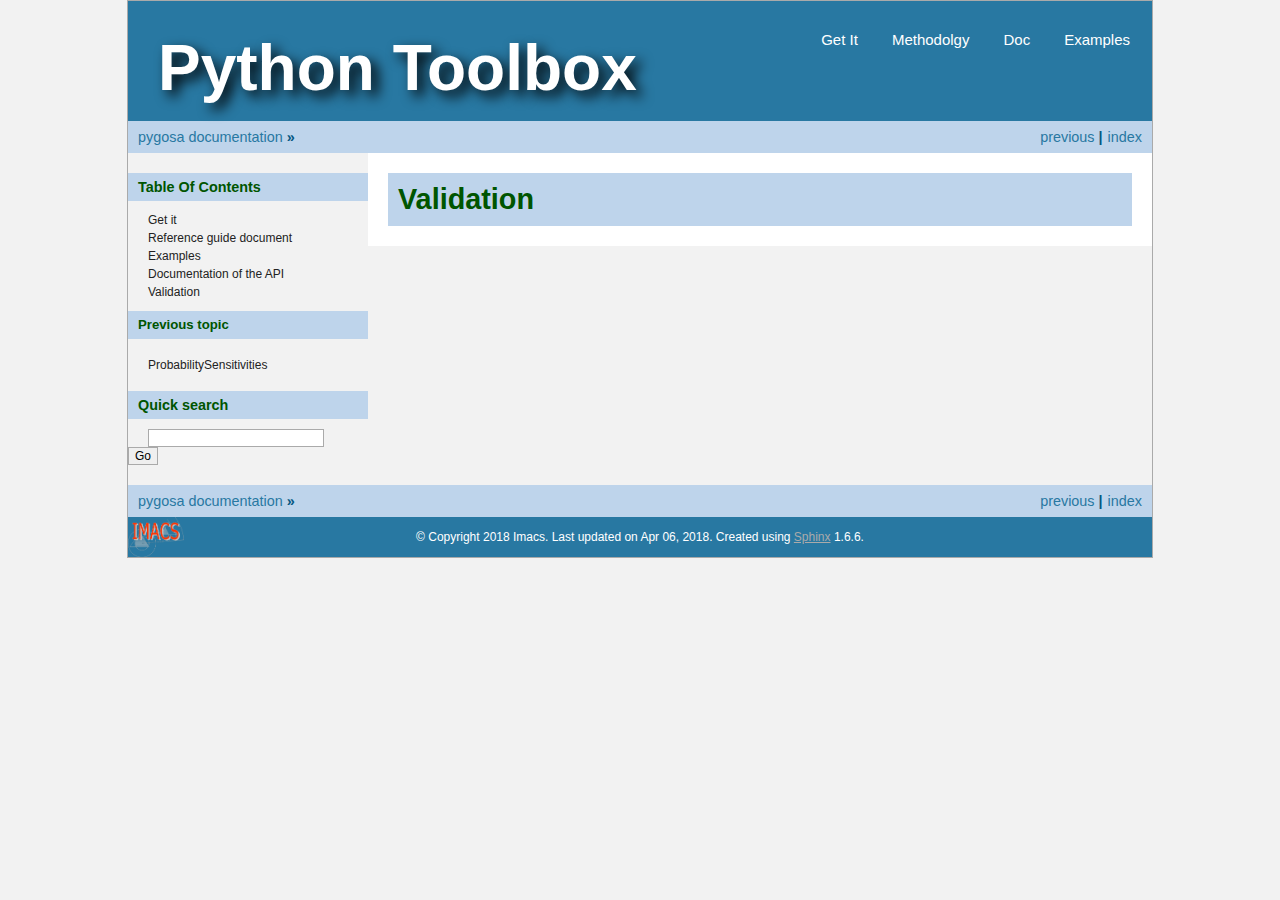
<file: validation.html>
<!DOCTYPE html PUBLIC "-//W3C//DTD XHTML 1.0 Transitional//EN"
  "http://www.w3.org/TR/xhtml1/DTD/xhtml1-transitional.dtd">

<html xmlns="http://www.w3.org/1999/xhtml">
  <head>
    <meta http-equiv="Content-Type" content="text/html; charset=utf-8" />
    <title>Validation &#8212; pygosa  documentation</title>
    <link rel="stylesheet" href="_static/imacs.css" type="text/css" />
    <link rel="stylesheet" href="_static/pygments.css" type="text/css" />
    <script type="text/javascript">
      var DOCUMENTATION_OPTIONS = {
        URL_ROOT:    './',
        VERSION:     '',
        COLLAPSE_INDEX: false,
        FILE_SUFFIX: '.html',
        HAS_SOURCE:  true,
        SOURCELINK_SUFFIX: ''
      };
    </script>
    <script type="text/javascript" src="_static/jquery.js"></script>
    <script type="text/javascript" src="_static/underscore.js"></script>
    <script type="text/javascript" src="_static/doctools.js"></script>
    <link rel="shortcut icon" href="_static/favicon.ico"/>
    <link rel="index" title="Index" href="genindex.html" />
    <link rel="search" title="Search" href="search.html" />
    <link rel="prev" title="ProbabilitySensitivities" href="_generated/pygosa.ProbabilitySensitivities.html" /> 
  </head>
  <body>
<div class="pageheader">
  <ul>
    <li><a href="install.html">Get It</a></li>
    <li><a href="methodology.html">Methodolgy</a></li>
    <li><a href="api.html">Doc</a></li>
    <li><a href="examples.html">Examples</a></li>
  </ul>
  <a href="index.html"><h1>Python Toolbox</h1></a>
</div>

    <div class="related" role="navigation" aria-label="related navigation">
      <h3>Navigation</h3>
      <ul>
        <li class="right" style="margin-right: 10px">
          <a href="genindex.html" title="General Index"
             accesskey="I">index</a></li>
        <li class="right" >
          <a href="_generated/pygosa.ProbabilitySensitivities.html" title="ProbabilitySensitivities"
             accesskey="P">previous</a> |</li>
        <li class="nav-item nav-item-0"><a href="index.html">pygosa  documentation</a> &#187;</li> 
      </ul>
    </div>  

    <div class="document">
      <div class="documentwrapper">
        <div class="bodywrapper">
          <div class="body" role="main">
            
  <div class="section" id="validation">
<h1>Validation<a class="headerlink" href="#validation" title="Permalink to this headline">¶</a></h1>
</div>


          </div>
        </div>
      </div>
      <div class="sphinxsidebar" role="navigation" aria-label="main navigation">
        <div class="sphinxsidebarwrapper">
<h3><a href="index.html">Table Of Contents</a></h3>
<ul class="current">
<li class="toctree-l1"><a class="reference internal" href="install.html">Get it</a></li>
<li class="toctree-l1"><a class="reference internal" href="methodology.html">Reference guide document</a></li>
<li class="toctree-l1"><a class="reference internal" href="examples.html">Examples</a></li>
<li class="toctree-l1"><a class="reference internal" href="api.html">Documentation of the API</a></li>
<li class="toctree-l1 current"><a class="current reference internal" href="#">Validation</a></li>
</ul>

  <h4>Previous topic</h4>
  <p class="topless"><a href="_generated/pygosa.ProbabilitySensitivities.html"
                        title="previous chapter">ProbabilitySensitivities</a></p>
<div id="searchbox" style="display: none" role="search">
  <h3>Quick search</h3>
    <form class="search" action="search.html" method="get">
      <div><input type="text" name="q" /></div>
      <div><input type="submit" value="Go" /></div>
      <input type="hidden" name="check_keywords" value="yes" />
      <input type="hidden" name="area" value="default" />
    </form>
</div>
<script type="text/javascript">$('#searchbox').show(0);</script>
        </div>
      </div>
      <div class="clearer"></div>
    </div>
    <div class="related" role="navigation" aria-label="related navigation">
      <h3>Navigation</h3>
      <ul>
        <li class="right" style="margin-right: 10px">
          <a href="genindex.html" title="General Index"
             >index</a></li>
        <li class="right" >
          <a href="_generated/pygosa.ProbabilitySensitivities.html" title="ProbabilitySensitivities"
             >previous</a> |</li>
        <li class="nav-item nav-item-0"><a href="index.html">pygosa  documentation</a> &#187;</li> 
      </ul>
    </div>
    <div class="footer" role="contentinfo">
        &#169; Copyright 2018 Imacs.
      Last updated on Apr 06, 2018.
      Created using <a href="http://sphinx-doc.org/">Sphinx</a> 1.6.6.
    </div>
  </body>
</html>
</file>
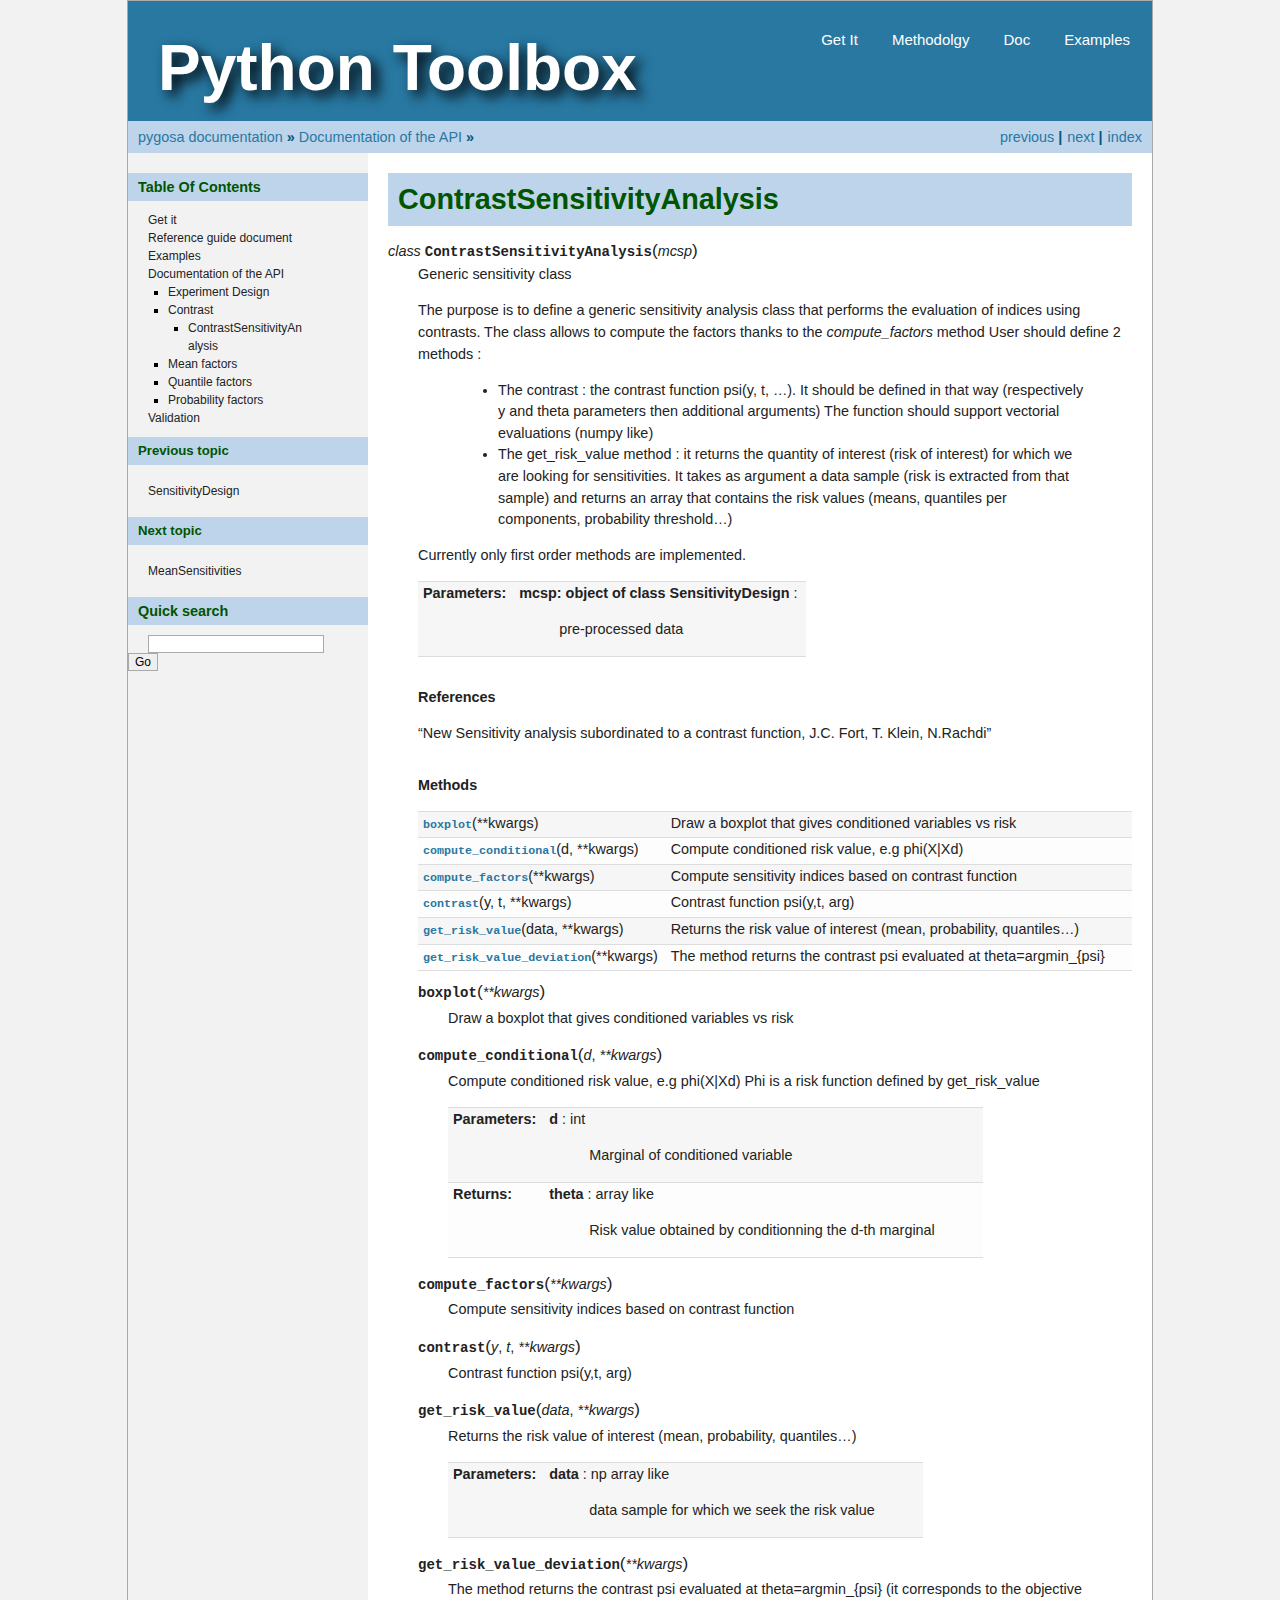
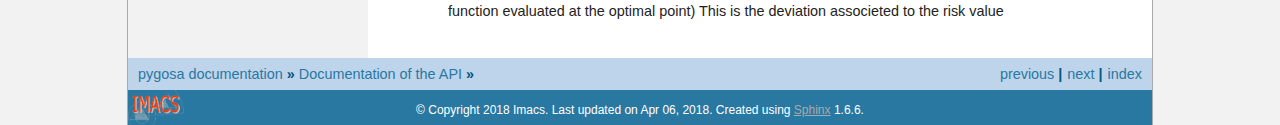
<file: _generated/pygosa.ContrastSensitivityAnalysis.html>
<!DOCTYPE html PUBLIC "-//W3C//DTD XHTML 1.0 Transitional//EN"
  "http://www.w3.org/TR/xhtml1/DTD/xhtml1-transitional.dtd">

<html xmlns="http://www.w3.org/1999/xhtml">
  <head>
    <meta http-equiv="Content-Type" content="text/html; charset=utf-8" />
    <title>ContrastSensitivityAnalysis &#8212; pygosa  documentation</title>
    <link rel="stylesheet" href="../_static/imacs.css" type="text/css" />
    <link rel="stylesheet" href="../_static/pygments.css" type="text/css" />
    <script type="text/javascript">
      var DOCUMENTATION_OPTIONS = {
        URL_ROOT:    '../',
        VERSION:     '',
        COLLAPSE_INDEX: false,
        FILE_SUFFIX: '.html',
        HAS_SOURCE:  true,
        SOURCELINK_SUFFIX: ''
      };
    </script>
    <script type="text/javascript" src="../_static/jquery.js"></script>
    <script type="text/javascript" src="../_static/underscore.js"></script>
    <script type="text/javascript" src="../_static/doctools.js"></script>
    <link rel="shortcut icon" href="../_static/favicon.ico"/>
    <link rel="index" title="Index" href="../genindex.html" />
    <link rel="search" title="Search" href="../search.html" />
    <link rel="next" title="MeanSensitivities" href="pygosa.MeanSensitivities.html" />
    <link rel="prev" title="SensitivityDesign" href="pygosa.SensitivityDesign.html" /> 
  </head>
  <body>
<div class="pageheader">
  <ul>
    <li><a href="../install.html">Get It</a></li>
    <li><a href="../methodology.html">Methodolgy</a></li>
    <li><a href="../api.html">Doc</a></li>
    <li><a href="../examples.html">Examples</a></li>
  </ul>
  <a href="../index.html"><h1>Python Toolbox</h1></a>
</div>

    <div class="related" role="navigation" aria-label="related navigation">
      <h3>Navigation</h3>
      <ul>
        <li class="right" style="margin-right: 10px">
          <a href="../genindex.html" title="General Index"
             accesskey="I">index</a></li>
        <li class="right" >
          <a href="pygosa.MeanSensitivities.html" title="MeanSensitivities"
             accesskey="N">next</a> |</li>
        <li class="right" >
          <a href="pygosa.SensitivityDesign.html" title="SensitivityDesign"
             accesskey="P">previous</a> |</li>
        <li class="nav-item nav-item-0"><a href="../index.html">pygosa  documentation</a> &#187;</li>
          <li class="nav-item nav-item-1"><a href="../api.html" accesskey="U">Documentation of the API</a> &#187;</li> 
      </ul>
    </div>  

    <div class="document">
      <div class="documentwrapper">
        <div class="bodywrapper">
          <div class="body" role="main">
            
  <div class="section" id="contrastsensitivityanalysis">
<h1>ContrastSensitivityAnalysis<a class="headerlink" href="#contrastsensitivityanalysis" title="Permalink to this headline">¶</a></h1>
<dl class="class">
<dt id="pygosa.ContrastSensitivityAnalysis">
<em class="property">class </em><code class="descname">ContrastSensitivityAnalysis</code><span class="sig-paren">(</span><em>mcsp</em><span class="sig-paren">)</span><a class="headerlink" href="#pygosa.ContrastSensitivityAnalysis" title="Permalink to this definition">¶</a></dt>
<dd><p>Generic sensitivity class</p>
<p>The purpose is to define a generic sensitivity analysis class that performs the evaluation
of indices using contrasts.
The class allows to compute the factors thanks to the <cite>compute_factors</cite> method
User should define 2 methods :</p>
<blockquote>
<div><ul class="simple">
<li>The contrast : the contrast function psi(y, t, …). It should be defined in that way (respectively y and theta parameters
then additional arguments)
The function should support vectorial evaluations (numpy like)</li>
<li>The get_risk_value method : it returns the quantity of interest (risk of interest) for which
we are looking for sensitivities. It takes as argument a data sample (risk is extracted from that sample)
and returns an array that contains the risk values (means, quantiles per components, probability threshold…)</li>
</ul>
</div></blockquote>
<p>Currently only first order methods are implemented.</p>
<table class="docutils field-list" frame="void" rules="none">
<col class="field-name" />
<col class="field-body" />
<tbody valign="top">
<tr class="field-odd field"><th class="field-name">Parameters:</th><td class="field-body"><p class="first"><strong>mcsp: object of class SensitivityDesign</strong> :</p>
<blockquote class="last">
<div><p>pre-processed data</p>
</div></blockquote>
</td>
</tr>
</tbody>
</table>
<p class="rubric">References</p>
<p>“New Sensitivity analysis subordinated to a contrast function, J.C. Fort, T. Klein, N.Rachdi”</p>
<p class="rubric">Methods</p>
<table border="1" class="longtable docutils">
<colgroup>
<col width="10%" />
<col width="90%" />
</colgroup>
<tbody valign="top">
<tr class="row-odd"><td><a class="reference internal" href="#pygosa.ContrastSensitivityAnalysis.boxplot" title="pygosa.ContrastSensitivityAnalysis.boxplot"><code class="xref py py-obj docutils literal"><span class="pre">boxplot</span></code></a>(**kwargs)</td>
<td>Draw a boxplot that gives conditioned variables vs risk</td>
</tr>
<tr class="row-even"><td><a class="reference internal" href="#pygosa.ContrastSensitivityAnalysis.compute_conditional" title="pygosa.ContrastSensitivityAnalysis.compute_conditional"><code class="xref py py-obj docutils literal"><span class="pre">compute_conditional</span></code></a>(d,&nbsp;**kwargs)</td>
<td>Compute conditioned risk value, e.g phi(X|Xd)</td>
</tr>
<tr class="row-odd"><td><a class="reference internal" href="#pygosa.ContrastSensitivityAnalysis.compute_factors" title="pygosa.ContrastSensitivityAnalysis.compute_factors"><code class="xref py py-obj docutils literal"><span class="pre">compute_factors</span></code></a>(**kwargs)</td>
<td>Compute sensitivity indices based on contrast function</td>
</tr>
<tr class="row-even"><td><a class="reference internal" href="#pygosa.ContrastSensitivityAnalysis.contrast" title="pygosa.ContrastSensitivityAnalysis.contrast"><code class="xref py py-obj docutils literal"><span class="pre">contrast</span></code></a>(y,&nbsp;t,&nbsp;**kwargs)</td>
<td>Contrast function psi(y,t, arg)</td>
</tr>
<tr class="row-odd"><td><a class="reference internal" href="#pygosa.ContrastSensitivityAnalysis.get_risk_value" title="pygosa.ContrastSensitivityAnalysis.get_risk_value"><code class="xref py py-obj docutils literal"><span class="pre">get_risk_value</span></code></a>(data,&nbsp;**kwargs)</td>
<td>Returns the risk value of interest (mean, probability, quantiles…)</td>
</tr>
<tr class="row-even"><td><a class="reference internal" href="#pygosa.ContrastSensitivityAnalysis.get_risk_value_deviation" title="pygosa.ContrastSensitivityAnalysis.get_risk_value_deviation"><code class="xref py py-obj docutils literal"><span class="pre">get_risk_value_deviation</span></code></a>(**kwargs)</td>
<td>The method returns the contrast psi evaluated at theta=argmin_{psi}</td>
</tr>
</tbody>
</table>
<dl class="method">
<dt id="pygosa.ContrastSensitivityAnalysis.boxplot">
<code class="descname">boxplot</code><span class="sig-paren">(</span><em>**kwargs</em><span class="sig-paren">)</span><a class="headerlink" href="#pygosa.ContrastSensitivityAnalysis.boxplot" title="Permalink to this definition">¶</a></dt>
<dd><p>Draw a boxplot that gives conditioned variables vs risk</p>
</dd></dl>

<dl class="method">
<dt id="pygosa.ContrastSensitivityAnalysis.compute_conditional">
<code class="descname">compute_conditional</code><span class="sig-paren">(</span><em>d</em>, <em>**kwargs</em><span class="sig-paren">)</span><a class="headerlink" href="#pygosa.ContrastSensitivityAnalysis.compute_conditional" title="Permalink to this definition">¶</a></dt>
<dd><p>Compute conditioned risk value, e.g phi(X|Xd)
Phi is a risk function defined by get_risk_value</p>
<table class="docutils field-list" frame="void" rules="none">
<col class="field-name" />
<col class="field-body" />
<tbody valign="top">
<tr class="field-odd field"><th class="field-name">Parameters:</th><td class="field-body"><p class="first"><strong>d</strong> : int</p>
<blockquote>
<div><p>Marginal of conditioned variable</p>
</div></blockquote>
</td>
</tr>
<tr class="field-even field"><th class="field-name">Returns:</th><td class="field-body"><p class="first"><strong>theta</strong> : array like</p>
<blockquote class="last">
<div><p>Risk value obtained by conditionning the d-th marginal</p>
</div></blockquote>
</td>
</tr>
</tbody>
</table>
</dd></dl>

<dl class="method">
<dt id="pygosa.ContrastSensitivityAnalysis.compute_factors">
<code class="descname">compute_factors</code><span class="sig-paren">(</span><em>**kwargs</em><span class="sig-paren">)</span><a class="headerlink" href="#pygosa.ContrastSensitivityAnalysis.compute_factors" title="Permalink to this definition">¶</a></dt>
<dd><p>Compute sensitivity indices based on contrast function</p>
</dd></dl>

<dl class="method">
<dt id="pygosa.ContrastSensitivityAnalysis.contrast">
<code class="descname">contrast</code><span class="sig-paren">(</span><em>y</em>, <em>t</em>, <em>**kwargs</em><span class="sig-paren">)</span><a class="headerlink" href="#pygosa.ContrastSensitivityAnalysis.contrast" title="Permalink to this definition">¶</a></dt>
<dd><p>Contrast function psi(y,t, arg)</p>
</dd></dl>

<dl class="method">
<dt id="pygosa.ContrastSensitivityAnalysis.get_risk_value">
<code class="descname">get_risk_value</code><span class="sig-paren">(</span><em>data</em>, <em>**kwargs</em><span class="sig-paren">)</span><a class="headerlink" href="#pygosa.ContrastSensitivityAnalysis.get_risk_value" title="Permalink to this definition">¶</a></dt>
<dd><p>Returns the risk value of interest (mean, probability, quantiles…)</p>
<table class="docutils field-list" frame="void" rules="none">
<col class="field-name" />
<col class="field-body" />
<tbody valign="top">
<tr class="field-odd field"><th class="field-name">Parameters:</th><td class="field-body"><p class="first"><strong>data</strong> : np array like</p>
<blockquote class="last">
<div><p>data sample for which we seek the risk value</p>
</div></blockquote>
</td>
</tr>
</tbody>
</table>
</dd></dl>

<dl class="method">
<dt id="pygosa.ContrastSensitivityAnalysis.get_risk_value_deviation">
<code class="descname">get_risk_value_deviation</code><span class="sig-paren">(</span><em>**kwargs</em><span class="sig-paren">)</span><a class="headerlink" href="#pygosa.ContrastSensitivityAnalysis.get_risk_value_deviation" title="Permalink to this definition">¶</a></dt>
<dd><p>The method returns the contrast psi evaluated at theta=argmin_{psi}
(it corresponds to the objective function evaluated at the optimal point)
This is the deviation associeted to the risk value</p>
</dd></dl>

</dd></dl>

</div>


          </div>
        </div>
      </div>
      <div class="sphinxsidebar" role="navigation" aria-label="main navigation">
        <div class="sphinxsidebarwrapper">
<h3><a href="../index.html">Table Of Contents</a></h3>
<ul class="current">
<li class="toctree-l1"><a class="reference internal" href="../install.html">Get it</a></li>
<li class="toctree-l1"><a class="reference internal" href="../methodology.html">Reference guide document</a></li>
<li class="toctree-l1"><a class="reference internal" href="../examples.html">Examples</a></li>
<li class="toctree-l1 current"><a class="reference internal" href="../api.html">Documentation of the API</a><ul class="current">
<li class="toctree-l2"><a class="reference internal" href="../api.html#experiment-design">Experiment Design</a></li>
<li class="toctree-l2 current"><a class="reference internal" href="../api.html#contrast">Contrast</a><ul class="current">
<li class="toctree-l3 current"><a class="current reference internal" href="#">ContrastSensitivityAnalysis</a></li>
</ul>
</li>
<li class="toctree-l2"><a class="reference internal" href="../api.html#mean-factors">Mean factors</a></li>
<li class="toctree-l2"><a class="reference internal" href="../api.html#quantile-factors">Quantile factors</a></li>
<li class="toctree-l2"><a class="reference internal" href="../api.html#probability-factors">Probability factors</a></li>
</ul>
</li>
<li class="toctree-l1"><a class="reference internal" href="../validation.html">Validation</a></li>
</ul>

  <h4>Previous topic</h4>
  <p class="topless"><a href="pygosa.SensitivityDesign.html"
                        title="previous chapter">SensitivityDesign</a></p>
  <h4>Next topic</h4>
  <p class="topless"><a href="pygosa.MeanSensitivities.html"
                        title="next chapter">MeanSensitivities</a></p>
<div id="searchbox" style="display: none" role="search">
  <h3>Quick search</h3>
    <form class="search" action="../search.html" method="get">
      <div><input type="text" name="q" /></div>
      <div><input type="submit" value="Go" /></div>
      <input type="hidden" name="check_keywords" value="yes" />
      <input type="hidden" name="area" value="default" />
    </form>
</div>
<script type="text/javascript">$('#searchbox').show(0);</script>
        </div>
      </div>
      <div class="clearer"></div>
    </div>
    <div class="related" role="navigation" aria-label="related navigation">
      <h3>Navigation</h3>
      <ul>
        <li class="right" style="margin-right: 10px">
          <a href="../genindex.html" title="General Index"
             >index</a></li>
        <li class="right" >
          <a href="pygosa.MeanSensitivities.html" title="MeanSensitivities"
             >next</a> |</li>
        <li class="right" >
          <a href="pygosa.SensitivityDesign.html" title="SensitivityDesign"
             >previous</a> |</li>
        <li class="nav-item nav-item-0"><a href="../index.html">pygosa  documentation</a> &#187;</li>
          <li class="nav-item nav-item-1"><a href="../api.html" >Documentation of the API</a> &#187;</li> 
      </ul>
    </div>
    <div class="footer" role="contentinfo">
        &#169; Copyright 2018 Imacs.
      Last updated on Apr 06, 2018.
      Created using <a href="http://sphinx-doc.org/">Sphinx</a> 1.6.6.
    </div>
  </body>
</html>
</file>
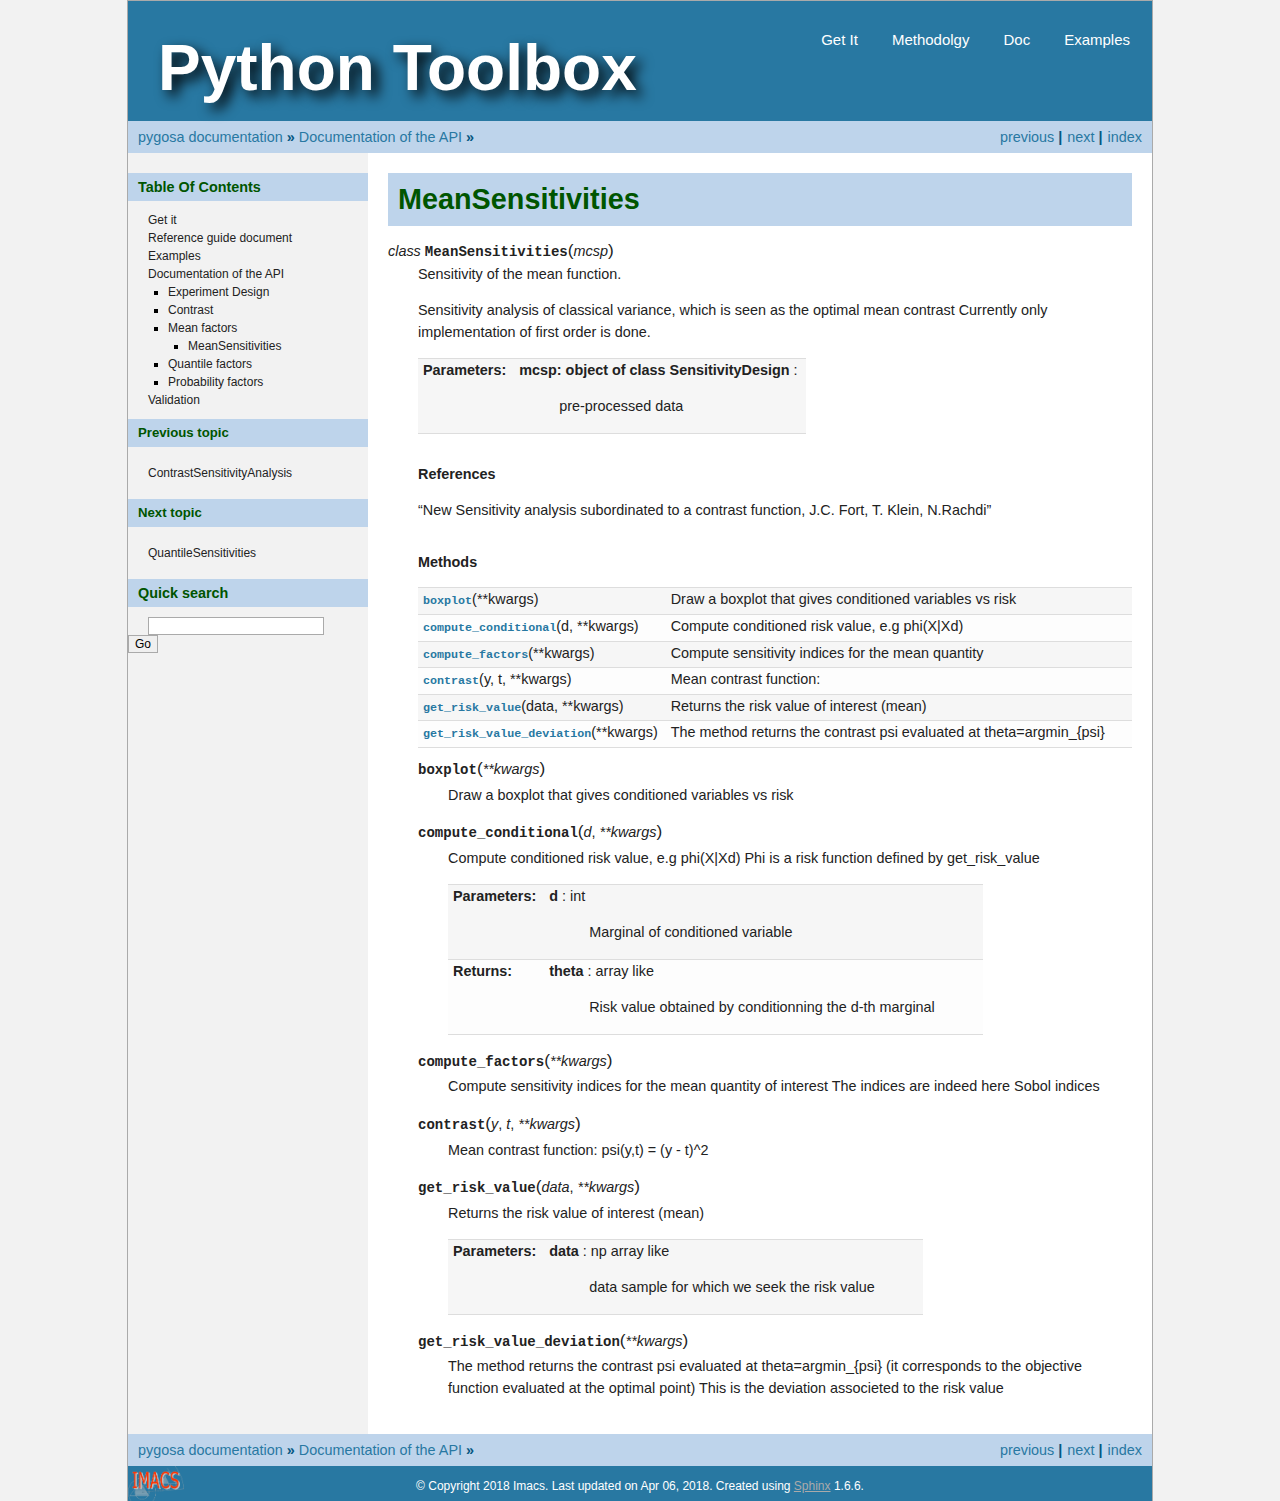
<file: _generated/pygosa.MeanSensitivities.html>
<!DOCTYPE html PUBLIC "-//W3C//DTD XHTML 1.0 Transitional//EN"
  "http://www.w3.org/TR/xhtml1/DTD/xhtml1-transitional.dtd">

<html xmlns="http://www.w3.org/1999/xhtml">
  <head>
    <meta http-equiv="Content-Type" content="text/html; charset=utf-8" />
    <title>MeanSensitivities &#8212; pygosa  documentation</title>
    <link rel="stylesheet" href="../_static/imacs.css" type="text/css" />
    <link rel="stylesheet" href="../_static/pygments.css" type="text/css" />
    <script type="text/javascript">
      var DOCUMENTATION_OPTIONS = {
        URL_ROOT:    '../',
        VERSION:     '',
        COLLAPSE_INDEX: false,
        FILE_SUFFIX: '.html',
        HAS_SOURCE:  true,
        SOURCELINK_SUFFIX: ''
      };
    </script>
    <script type="text/javascript" src="../_static/jquery.js"></script>
    <script type="text/javascript" src="../_static/underscore.js"></script>
    <script type="text/javascript" src="../_static/doctools.js"></script>
    <link rel="shortcut icon" href="../_static/favicon.ico"/>
    <link rel="index" title="Index" href="../genindex.html" />
    <link rel="search" title="Search" href="../search.html" />
    <link rel="next" title="QuantileSensitivities" href="pygosa.QuantileSensitivities.html" />
    <link rel="prev" title="ContrastSensitivityAnalysis" href="pygosa.ContrastSensitivityAnalysis.html" /> 
  </head>
  <body>
<div class="pageheader">
  <ul>
    <li><a href="../install.html">Get It</a></li>
    <li><a href="../methodology.html">Methodolgy</a></li>
    <li><a href="../api.html">Doc</a></li>
    <li><a href="../examples.html">Examples</a></li>
  </ul>
  <a href="../index.html"><h1>Python Toolbox</h1></a>
</div>

    <div class="related" role="navigation" aria-label="related navigation">
      <h3>Navigation</h3>
      <ul>
        <li class="right" style="margin-right: 10px">
          <a href="../genindex.html" title="General Index"
             accesskey="I">index</a></li>
        <li class="right" >
          <a href="pygosa.QuantileSensitivities.html" title="QuantileSensitivities"
             accesskey="N">next</a> |</li>
        <li class="right" >
          <a href="pygosa.ContrastSensitivityAnalysis.html" title="ContrastSensitivityAnalysis"
             accesskey="P">previous</a> |</li>
        <li class="nav-item nav-item-0"><a href="../index.html">pygosa  documentation</a> &#187;</li>
          <li class="nav-item nav-item-1"><a href="../api.html" accesskey="U">Documentation of the API</a> &#187;</li> 
      </ul>
    </div>  

    <div class="document">
      <div class="documentwrapper">
        <div class="bodywrapper">
          <div class="body" role="main">
            
  <div class="section" id="meansensitivities">
<h1>MeanSensitivities<a class="headerlink" href="#meansensitivities" title="Permalink to this headline">¶</a></h1>
<dl class="class">
<dt id="pygosa.MeanSensitivities">
<em class="property">class </em><code class="descname">MeanSensitivities</code><span class="sig-paren">(</span><em>mcsp</em><span class="sig-paren">)</span><a class="headerlink" href="#pygosa.MeanSensitivities" title="Permalink to this definition">¶</a></dt>
<dd><p>Sensitivity of the mean function.</p>
<p>Sensitivity analysis of classical variance, which is seen as the optimal mean contrast
Currently only implementation of first order is done.</p>
<table class="docutils field-list" frame="void" rules="none">
<col class="field-name" />
<col class="field-body" />
<tbody valign="top">
<tr class="field-odd field"><th class="field-name">Parameters:</th><td class="field-body"><p class="first"><strong>mcsp: object of class SensitivityDesign</strong> :</p>
<blockquote class="last">
<div><p>pre-processed data</p>
</div></blockquote>
</td>
</tr>
</tbody>
</table>
<p class="rubric">References</p>
<p>“New Sensitivity analysis subordinated to a contrast function, J.C. Fort, T. Klein, N.Rachdi”</p>
<p class="rubric">Methods</p>
<table border="1" class="longtable docutils">
<colgroup>
<col width="10%" />
<col width="90%" />
</colgroup>
<tbody valign="top">
<tr class="row-odd"><td><a class="reference internal" href="#pygosa.MeanSensitivities.boxplot" title="pygosa.MeanSensitivities.boxplot"><code class="xref py py-obj docutils literal"><span class="pre">boxplot</span></code></a>(**kwargs)</td>
<td>Draw a boxplot that gives conditioned variables vs risk</td>
</tr>
<tr class="row-even"><td><a class="reference internal" href="#pygosa.MeanSensitivities.compute_conditional" title="pygosa.MeanSensitivities.compute_conditional"><code class="xref py py-obj docutils literal"><span class="pre">compute_conditional</span></code></a>(d,&nbsp;**kwargs)</td>
<td>Compute conditioned risk value, e.g phi(X|Xd)</td>
</tr>
<tr class="row-odd"><td><a class="reference internal" href="#pygosa.MeanSensitivities.compute_factors" title="pygosa.MeanSensitivities.compute_factors"><code class="xref py py-obj docutils literal"><span class="pre">compute_factors</span></code></a>(**kwargs)</td>
<td>Compute sensitivity indices for the mean quantity</td>
</tr>
<tr class="row-even"><td><a class="reference internal" href="#pygosa.MeanSensitivities.contrast" title="pygosa.MeanSensitivities.contrast"><code class="xref py py-obj docutils literal"><span class="pre">contrast</span></code></a>(y,&nbsp;t,&nbsp;**kwargs)</td>
<td>Mean contrast function:</td>
</tr>
<tr class="row-odd"><td><a class="reference internal" href="#pygosa.MeanSensitivities.get_risk_value" title="pygosa.MeanSensitivities.get_risk_value"><code class="xref py py-obj docutils literal"><span class="pre">get_risk_value</span></code></a>(data,&nbsp;**kwargs)</td>
<td>Returns the risk value of interest (mean)</td>
</tr>
<tr class="row-even"><td><a class="reference internal" href="#pygosa.MeanSensitivities.get_risk_value_deviation" title="pygosa.MeanSensitivities.get_risk_value_deviation"><code class="xref py py-obj docutils literal"><span class="pre">get_risk_value_deviation</span></code></a>(**kwargs)</td>
<td>The method returns the contrast psi evaluated at theta=argmin_{psi}</td>
</tr>
</tbody>
</table>
<dl class="method">
<dt id="pygosa.MeanSensitivities.boxplot">
<code class="descname">boxplot</code><span class="sig-paren">(</span><em>**kwargs</em><span class="sig-paren">)</span><a class="headerlink" href="#pygosa.MeanSensitivities.boxplot" title="Permalink to this definition">¶</a></dt>
<dd><p>Draw a boxplot that gives conditioned variables vs risk</p>
</dd></dl>

<dl class="method">
<dt id="pygosa.MeanSensitivities.compute_conditional">
<code class="descname">compute_conditional</code><span class="sig-paren">(</span><em>d</em>, <em>**kwargs</em><span class="sig-paren">)</span><a class="headerlink" href="#pygosa.MeanSensitivities.compute_conditional" title="Permalink to this definition">¶</a></dt>
<dd><p>Compute conditioned risk value, e.g phi(X|Xd)
Phi is a risk function defined by get_risk_value</p>
<table class="docutils field-list" frame="void" rules="none">
<col class="field-name" />
<col class="field-body" />
<tbody valign="top">
<tr class="field-odd field"><th class="field-name">Parameters:</th><td class="field-body"><p class="first"><strong>d</strong> : int</p>
<blockquote>
<div><p>Marginal of conditioned variable</p>
</div></blockquote>
</td>
</tr>
<tr class="field-even field"><th class="field-name">Returns:</th><td class="field-body"><p class="first"><strong>theta</strong> : array like</p>
<blockquote class="last">
<div><p>Risk value obtained by conditionning the d-th marginal</p>
</div></blockquote>
</td>
</tr>
</tbody>
</table>
</dd></dl>

<dl class="method">
<dt id="pygosa.MeanSensitivities.compute_factors">
<code class="descname">compute_factors</code><span class="sig-paren">(</span><em>**kwargs</em><span class="sig-paren">)</span><a class="headerlink" href="#pygosa.MeanSensitivities.compute_factors" title="Permalink to this definition">¶</a></dt>
<dd><p>Compute sensitivity indices for the mean quantity
of interest
The indices are indeed here Sobol indices</p>
</dd></dl>

<dl class="method">
<dt id="pygosa.MeanSensitivities.contrast">
<code class="descname">contrast</code><span class="sig-paren">(</span><em>y</em>, <em>t</em>, <em>**kwargs</em><span class="sig-paren">)</span><a class="headerlink" href="#pygosa.MeanSensitivities.contrast" title="Permalink to this definition">¶</a></dt>
<dd><p>Mean contrast function:
psi(y,t) = (y - t)^2</p>
</dd></dl>

<dl class="method">
<dt id="pygosa.MeanSensitivities.get_risk_value">
<code class="descname">get_risk_value</code><span class="sig-paren">(</span><em>data</em>, <em>**kwargs</em><span class="sig-paren">)</span><a class="headerlink" href="#pygosa.MeanSensitivities.get_risk_value" title="Permalink to this definition">¶</a></dt>
<dd><p>Returns the risk value of interest (mean)</p>
<table class="docutils field-list" frame="void" rules="none">
<col class="field-name" />
<col class="field-body" />
<tbody valign="top">
<tr class="field-odd field"><th class="field-name">Parameters:</th><td class="field-body"><p class="first"><strong>data</strong> : np array like</p>
<blockquote class="last">
<div><p>data sample for which we seek the risk value</p>
</div></blockquote>
</td>
</tr>
</tbody>
</table>
</dd></dl>

<dl class="method">
<dt id="pygosa.MeanSensitivities.get_risk_value_deviation">
<code class="descname">get_risk_value_deviation</code><span class="sig-paren">(</span><em>**kwargs</em><span class="sig-paren">)</span><a class="headerlink" href="#pygosa.MeanSensitivities.get_risk_value_deviation" title="Permalink to this definition">¶</a></dt>
<dd><p>The method returns the contrast psi evaluated at theta=argmin_{psi}
(it corresponds to the objective function evaluated at the optimal point)
This is the deviation associeted to the risk value</p>
</dd></dl>

</dd></dl>

</div>


          </div>
        </div>
      </div>
      <div class="sphinxsidebar" role="navigation" aria-label="main navigation">
        <div class="sphinxsidebarwrapper">
<h3><a href="../index.html">Table Of Contents</a></h3>
<ul class="current">
<li class="toctree-l1"><a class="reference internal" href="../install.html">Get it</a></li>
<li class="toctree-l1"><a class="reference internal" href="../methodology.html">Reference guide document</a></li>
<li class="toctree-l1"><a class="reference internal" href="../examples.html">Examples</a></li>
<li class="toctree-l1 current"><a class="reference internal" href="../api.html">Documentation of the API</a><ul class="current">
<li class="toctree-l2"><a class="reference internal" href="../api.html#experiment-design">Experiment Design</a></li>
<li class="toctree-l2"><a class="reference internal" href="../api.html#contrast">Contrast</a></li>
<li class="toctree-l2 current"><a class="reference internal" href="../api.html#mean-factors">Mean factors</a><ul class="current">
<li class="toctree-l3 current"><a class="current reference internal" href="#">MeanSensitivities</a></li>
</ul>
</li>
<li class="toctree-l2"><a class="reference internal" href="../api.html#quantile-factors">Quantile factors</a></li>
<li class="toctree-l2"><a class="reference internal" href="../api.html#probability-factors">Probability factors</a></li>
</ul>
</li>
<li class="toctree-l1"><a class="reference internal" href="../validation.html">Validation</a></li>
</ul>

  <h4>Previous topic</h4>
  <p class="topless"><a href="pygosa.ContrastSensitivityAnalysis.html"
                        title="previous chapter">ContrastSensitivityAnalysis</a></p>
  <h4>Next topic</h4>
  <p class="topless"><a href="pygosa.QuantileSensitivities.html"
                        title="next chapter">QuantileSensitivities</a></p>
<div id="searchbox" style="display: none" role="search">
  <h3>Quick search</h3>
    <form class="search" action="../search.html" method="get">
      <div><input type="text" name="q" /></div>
      <div><input type="submit" value="Go" /></div>
      <input type="hidden" name="check_keywords" value="yes" />
      <input type="hidden" name="area" value="default" />
    </form>
</div>
<script type="text/javascript">$('#searchbox').show(0);</script>
        </div>
      </div>
      <div class="clearer"></div>
    </div>
    <div class="related" role="navigation" aria-label="related navigation">
      <h3>Navigation</h3>
      <ul>
        <li class="right" style="margin-right: 10px">
          <a href="../genindex.html" title="General Index"
             >index</a></li>
        <li class="right" >
          <a href="pygosa.QuantileSensitivities.html" title="QuantileSensitivities"
             >next</a> |</li>
        <li class="right" >
          <a href="pygosa.ContrastSensitivityAnalysis.html" title="ContrastSensitivityAnalysis"
             >previous</a> |</li>
        <li class="nav-item nav-item-0"><a href="../index.html">pygosa  documentation</a> &#187;</li>
          <li class="nav-item nav-item-1"><a href="../api.html" >Documentation of the API</a> &#187;</li> 
      </ul>
    </div>
    <div class="footer" role="contentinfo">
        &#169; Copyright 2018 Imacs.
      Last updated on Apr 06, 2018.
      Created using <a href="http://sphinx-doc.org/">Sphinx</a> 1.6.6.
    </div>
  </body>
</html>
</file>
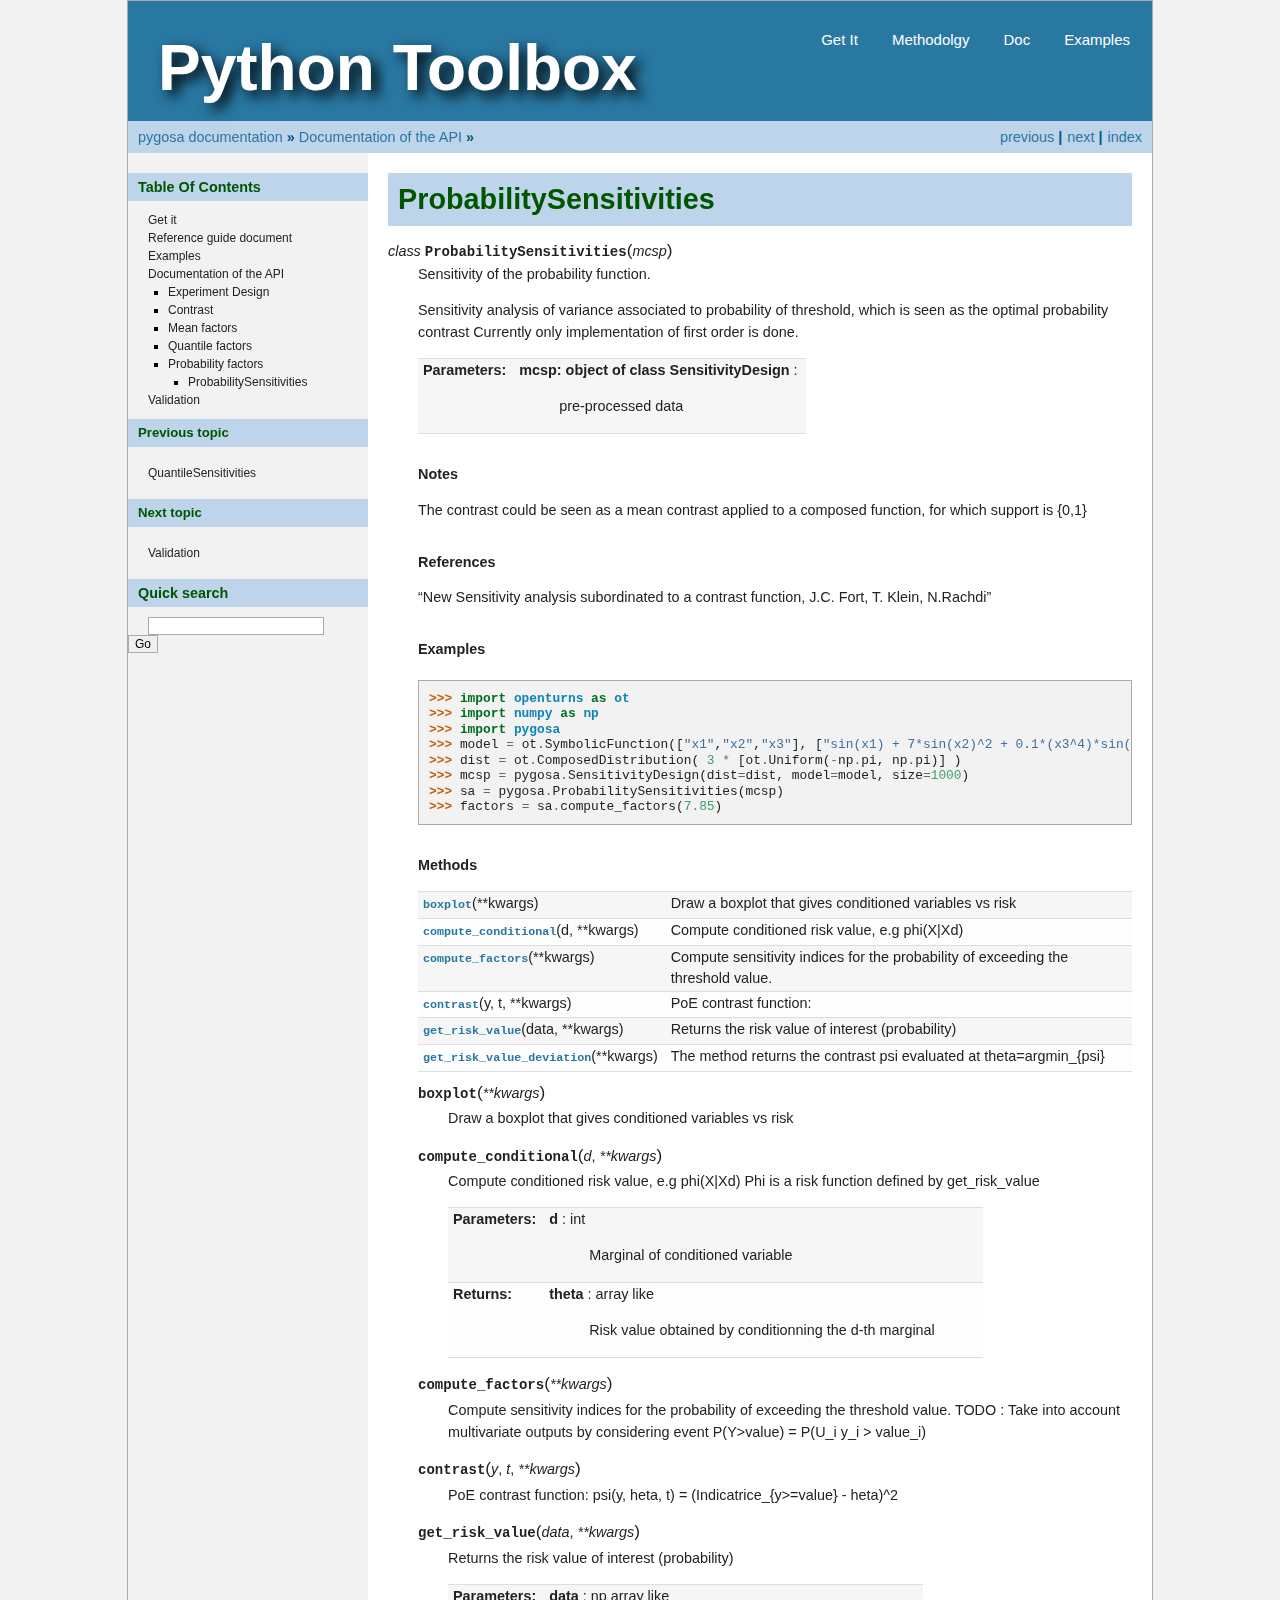
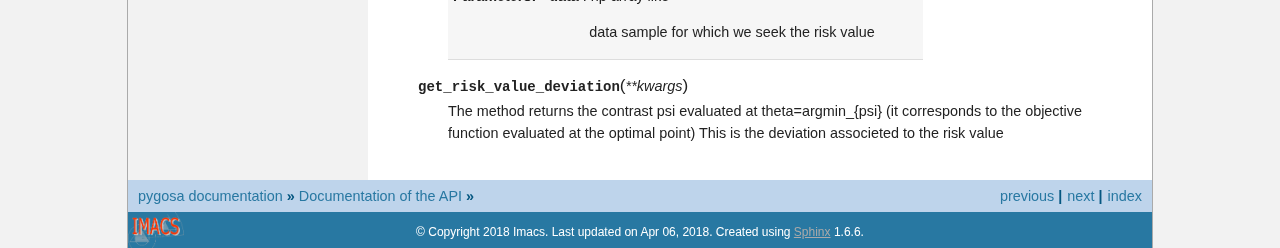
<file: _generated/pygosa.ProbabilitySensitivities.html>
<!DOCTYPE html PUBLIC "-//W3C//DTD XHTML 1.0 Transitional//EN"
  "http://www.w3.org/TR/xhtml1/DTD/xhtml1-transitional.dtd">

<html xmlns="http://www.w3.org/1999/xhtml">
  <head>
    <meta http-equiv="Content-Type" content="text/html; charset=utf-8" />
    <title>ProbabilitySensitivities &#8212; pygosa  documentation</title>
    <link rel="stylesheet" href="../_static/imacs.css" type="text/css" />
    <link rel="stylesheet" href="../_static/pygments.css" type="text/css" />
    <script type="text/javascript">
      var DOCUMENTATION_OPTIONS = {
        URL_ROOT:    '../',
        VERSION:     '',
        COLLAPSE_INDEX: false,
        FILE_SUFFIX: '.html',
        HAS_SOURCE:  true,
        SOURCELINK_SUFFIX: ''
      };
    </script>
    <script type="text/javascript" src="../_static/jquery.js"></script>
    <script type="text/javascript" src="../_static/underscore.js"></script>
    <script type="text/javascript" src="../_static/doctools.js"></script>
    <link rel="shortcut icon" href="../_static/favicon.ico"/>
    <link rel="index" title="Index" href="../genindex.html" />
    <link rel="search" title="Search" href="../search.html" />
    <link rel="next" title="Validation" href="../validation.html" />
    <link rel="prev" title="QuantileSensitivities" href="pygosa.QuantileSensitivities.html" /> 
  </head>
  <body>
<div class="pageheader">
  <ul>
    <li><a href="../install.html">Get It</a></li>
    <li><a href="../methodology.html">Methodolgy</a></li>
    <li><a href="../api.html">Doc</a></li>
    <li><a href="../examples.html">Examples</a></li>
  </ul>
  <a href="../index.html"><h1>Python Toolbox</h1></a>
</div>

    <div class="related" role="navigation" aria-label="related navigation">
      <h3>Navigation</h3>
      <ul>
        <li class="right" style="margin-right: 10px">
          <a href="../genindex.html" title="General Index"
             accesskey="I">index</a></li>
        <li class="right" >
          <a href="../validation.html" title="Validation"
             accesskey="N">next</a> |</li>
        <li class="right" >
          <a href="pygosa.QuantileSensitivities.html" title="QuantileSensitivities"
             accesskey="P">previous</a> |</li>
        <li class="nav-item nav-item-0"><a href="../index.html">pygosa  documentation</a> &#187;</li>
          <li class="nav-item nav-item-1"><a href="../api.html" accesskey="U">Documentation of the API</a> &#187;</li> 
      </ul>
    </div>  

    <div class="document">
      <div class="documentwrapper">
        <div class="bodywrapper">
          <div class="body" role="main">
            
  <div class="section" id="probabilitysensitivities">
<h1>ProbabilitySensitivities<a class="headerlink" href="#probabilitysensitivities" title="Permalink to this headline">¶</a></h1>
<dl class="class">
<dt id="pygosa.ProbabilitySensitivities">
<em class="property">class </em><code class="descname">ProbabilitySensitivities</code><span class="sig-paren">(</span><em>mcsp</em><span class="sig-paren">)</span><a class="headerlink" href="#pygosa.ProbabilitySensitivities" title="Permalink to this definition">¶</a></dt>
<dd><p>Sensitivity of the probability function.</p>
<p>Sensitivity analysis of variance associated to probability of threshold, which is seen as the optimal probability contrast
Currently only implementation of first order is done.</p>
<table class="docutils field-list" frame="void" rules="none">
<col class="field-name" />
<col class="field-body" />
<tbody valign="top">
<tr class="field-odd field"><th class="field-name">Parameters:</th><td class="field-body"><p class="first"><strong>mcsp: object of class SensitivityDesign</strong> :</p>
<blockquote class="last">
<div><p>pre-processed data</p>
</div></blockquote>
</td>
</tr>
</tbody>
</table>
<p class="rubric">Notes</p>
<p>The contrast could be seen as a mean contrast applied to a composed function, for which support is {0,1}</p>
<p class="rubric">References</p>
<p>“New Sensitivity analysis subordinated to a contrast function, J.C. Fort, T. Klein, N.Rachdi”</p>
<p class="rubric">Examples</p>
<div class="highlight-default"><div class="highlight"><pre><span></span><span class="gp">&gt;&gt;&gt; </span><span class="kn">import</span> <span class="nn">openturns</span> <span class="k">as</span> <span class="nn">ot</span>
<span class="gp">&gt;&gt;&gt; </span><span class="kn">import</span> <span class="nn">numpy</span> <span class="k">as</span> <span class="nn">np</span>
<span class="gp">&gt;&gt;&gt; </span><span class="kn">import</span> <span class="nn">pygosa</span>
<span class="gp">&gt;&gt;&gt; </span><span class="n">model</span> <span class="o">=</span> <span class="n">ot</span><span class="o">.</span><span class="n">SymbolicFunction</span><span class="p">([</span><span class="s2">&quot;x1&quot;</span><span class="p">,</span><span class="s2">&quot;x2&quot;</span><span class="p">,</span><span class="s2">&quot;x3&quot;</span><span class="p">],</span> <span class="p">[</span><span class="s2">&quot;sin(x1) + 7*sin(x2)^2 + 0.1*(x3^4)*sin(x1)&quot;</span><span class="p">])</span>
<span class="gp">&gt;&gt;&gt; </span><span class="n">dist</span> <span class="o">=</span> <span class="n">ot</span><span class="o">.</span><span class="n">ComposedDistribution</span><span class="p">(</span> <span class="mi">3</span> <span class="o">*</span> <span class="p">[</span><span class="n">ot</span><span class="o">.</span><span class="n">Uniform</span><span class="p">(</span><span class="o">-</span><span class="n">np</span><span class="o">.</span><span class="n">pi</span><span class="p">,</span> <span class="n">np</span><span class="o">.</span><span class="n">pi</span><span class="p">)]</span> <span class="p">)</span>
<span class="gp">&gt;&gt;&gt; </span><span class="n">mcsp</span> <span class="o">=</span> <span class="n">pygosa</span><span class="o">.</span><span class="n">SensitivityDesign</span><span class="p">(</span><span class="n">dist</span><span class="o">=</span><span class="n">dist</span><span class="p">,</span> <span class="n">model</span><span class="o">=</span><span class="n">model</span><span class="p">,</span> <span class="n">size</span><span class="o">=</span><span class="mi">1000</span><span class="p">)</span>
<span class="gp">&gt;&gt;&gt; </span><span class="n">sa</span> <span class="o">=</span> <span class="n">pygosa</span><span class="o">.</span><span class="n">ProbabilitySensitivities</span><span class="p">(</span><span class="n">mcsp</span><span class="p">)</span>
<span class="gp">&gt;&gt;&gt; </span><span class="n">factors</span> <span class="o">=</span> <span class="n">sa</span><span class="o">.</span><span class="n">compute_factors</span><span class="p">(</span><span class="mf">7.85</span><span class="p">)</span>
</pre></div>
</div>
<p class="rubric">Methods</p>
<table border="1" class="longtable docutils">
<colgroup>
<col width="10%" />
<col width="90%" />
</colgroup>
<tbody valign="top">
<tr class="row-odd"><td><a class="reference internal" href="#pygosa.ProbabilitySensitivities.boxplot" title="pygosa.ProbabilitySensitivities.boxplot"><code class="xref py py-obj docutils literal"><span class="pre">boxplot</span></code></a>(**kwargs)</td>
<td>Draw a boxplot that gives conditioned variables vs risk</td>
</tr>
<tr class="row-even"><td><a class="reference internal" href="#pygosa.ProbabilitySensitivities.compute_conditional" title="pygosa.ProbabilitySensitivities.compute_conditional"><code class="xref py py-obj docutils literal"><span class="pre">compute_conditional</span></code></a>(d,&nbsp;**kwargs)</td>
<td>Compute conditioned risk value, e.g phi(X|Xd)</td>
</tr>
<tr class="row-odd"><td><a class="reference internal" href="#pygosa.ProbabilitySensitivities.compute_factors" title="pygosa.ProbabilitySensitivities.compute_factors"><code class="xref py py-obj docutils literal"><span class="pre">compute_factors</span></code></a>(**kwargs)</td>
<td>Compute sensitivity indices for the probability of exceeding the threshold value.</td>
</tr>
<tr class="row-even"><td><a class="reference internal" href="#pygosa.ProbabilitySensitivities.contrast" title="pygosa.ProbabilitySensitivities.contrast"><code class="xref py py-obj docutils literal"><span class="pre">contrast</span></code></a>(y,&nbsp;t,&nbsp;**kwargs)</td>
<td>PoE contrast function:</td>
</tr>
<tr class="row-odd"><td><a class="reference internal" href="#pygosa.ProbabilitySensitivities.get_risk_value" title="pygosa.ProbabilitySensitivities.get_risk_value"><code class="xref py py-obj docutils literal"><span class="pre">get_risk_value</span></code></a>(data,&nbsp;**kwargs)</td>
<td>Returns the risk value of interest (probability)</td>
</tr>
<tr class="row-even"><td><a class="reference internal" href="#pygosa.ProbabilitySensitivities.get_risk_value_deviation" title="pygosa.ProbabilitySensitivities.get_risk_value_deviation"><code class="xref py py-obj docutils literal"><span class="pre">get_risk_value_deviation</span></code></a>(**kwargs)</td>
<td>The method returns the contrast psi evaluated at theta=argmin_{psi}</td>
</tr>
</tbody>
</table>
<dl class="method">
<dt id="pygosa.ProbabilitySensitivities.boxplot">
<code class="descname">boxplot</code><span class="sig-paren">(</span><em>**kwargs</em><span class="sig-paren">)</span><a class="headerlink" href="#pygosa.ProbabilitySensitivities.boxplot" title="Permalink to this definition">¶</a></dt>
<dd><p>Draw a boxplot that gives conditioned variables vs risk</p>
</dd></dl>

<dl class="method">
<dt id="pygosa.ProbabilitySensitivities.compute_conditional">
<code class="descname">compute_conditional</code><span class="sig-paren">(</span><em>d</em>, <em>**kwargs</em><span class="sig-paren">)</span><a class="headerlink" href="#pygosa.ProbabilitySensitivities.compute_conditional" title="Permalink to this definition">¶</a></dt>
<dd><p>Compute conditioned risk value, e.g phi(X|Xd)
Phi is a risk function defined by get_risk_value</p>
<table class="docutils field-list" frame="void" rules="none">
<col class="field-name" />
<col class="field-body" />
<tbody valign="top">
<tr class="field-odd field"><th class="field-name">Parameters:</th><td class="field-body"><p class="first"><strong>d</strong> : int</p>
<blockquote>
<div><p>Marginal of conditioned variable</p>
</div></blockquote>
</td>
</tr>
<tr class="field-even field"><th class="field-name">Returns:</th><td class="field-body"><p class="first"><strong>theta</strong> : array like</p>
<blockquote class="last">
<div><p>Risk value obtained by conditionning the d-th marginal</p>
</div></blockquote>
</td>
</tr>
</tbody>
</table>
</dd></dl>

<dl class="method">
<dt id="pygosa.ProbabilitySensitivities.compute_factors">
<code class="descname">compute_factors</code><span class="sig-paren">(</span><em>**kwargs</em><span class="sig-paren">)</span><a class="headerlink" href="#pygosa.ProbabilitySensitivities.compute_factors" title="Permalink to this definition">¶</a></dt>
<dd><p>Compute sensitivity indices for the probability of exceeding the threshold value.
TODO : Take into account multivariate outputs by considering event P(Y&gt;value) = P(U_i y_i &gt; value_i)</p>
</dd></dl>

<dl class="method">
<dt id="pygosa.ProbabilitySensitivities.contrast">
<code class="descname">contrast</code><span class="sig-paren">(</span><em>y</em>, <em>t</em>, <em>**kwargs</em><span class="sig-paren">)</span><a class="headerlink" href="#pygosa.ProbabilitySensitivities.contrast" title="Permalink to this definition">¶</a></dt>
<dd><p>PoE contrast function:
psi(y,     heta, t) = (Indicatrice_{y&gt;=value} -    heta)^2</p>
</dd></dl>

<dl class="method">
<dt id="pygosa.ProbabilitySensitivities.get_risk_value">
<code class="descname">get_risk_value</code><span class="sig-paren">(</span><em>data</em>, <em>**kwargs</em><span class="sig-paren">)</span><a class="headerlink" href="#pygosa.ProbabilitySensitivities.get_risk_value" title="Permalink to this definition">¶</a></dt>
<dd><p>Returns the risk value of interest (probability)</p>
<table class="docutils field-list" frame="void" rules="none">
<col class="field-name" />
<col class="field-body" />
<tbody valign="top">
<tr class="field-odd field"><th class="field-name">Parameters:</th><td class="field-body"><p class="first"><strong>data</strong> : np array like</p>
<blockquote class="last">
<div><p>data sample for which we seek the risk value</p>
</div></blockquote>
</td>
</tr>
</tbody>
</table>
</dd></dl>

<dl class="method">
<dt id="pygosa.ProbabilitySensitivities.get_risk_value_deviation">
<code class="descname">get_risk_value_deviation</code><span class="sig-paren">(</span><em>**kwargs</em><span class="sig-paren">)</span><a class="headerlink" href="#pygosa.ProbabilitySensitivities.get_risk_value_deviation" title="Permalink to this definition">¶</a></dt>
<dd><p>The method returns the contrast psi evaluated at theta=argmin_{psi}
(it corresponds to the objective function evaluated at the optimal point)
This is the deviation associeted to the risk value</p>
</dd></dl>

</dd></dl>

</div>


          </div>
        </div>
      </div>
      <div class="sphinxsidebar" role="navigation" aria-label="main navigation">
        <div class="sphinxsidebarwrapper">
<h3><a href="../index.html">Table Of Contents</a></h3>
<ul class="current">
<li class="toctree-l1"><a class="reference internal" href="../install.html">Get it</a></li>
<li class="toctree-l1"><a class="reference internal" href="../methodology.html">Reference guide document</a></li>
<li class="toctree-l1"><a class="reference internal" href="../examples.html">Examples</a></li>
<li class="toctree-l1 current"><a class="reference internal" href="../api.html">Documentation of the API</a><ul class="current">
<li class="toctree-l2"><a class="reference internal" href="../api.html#experiment-design">Experiment Design</a></li>
<li class="toctree-l2"><a class="reference internal" href="../api.html#contrast">Contrast</a></li>
<li class="toctree-l2"><a class="reference internal" href="../api.html#mean-factors">Mean factors</a></li>
<li class="toctree-l2"><a class="reference internal" href="../api.html#quantile-factors">Quantile factors</a></li>
<li class="toctree-l2 current"><a class="reference internal" href="../api.html#probability-factors">Probability factors</a><ul class="current">
<li class="toctree-l3 current"><a class="current reference internal" href="#">ProbabilitySensitivities</a></li>
</ul>
</li>
</ul>
</li>
<li class="toctree-l1"><a class="reference internal" href="../validation.html">Validation</a></li>
</ul>

  <h4>Previous topic</h4>
  <p class="topless"><a href="pygosa.QuantileSensitivities.html"
                        title="previous chapter">QuantileSensitivities</a></p>
  <h4>Next topic</h4>
  <p class="topless"><a href="../validation.html"
                        title="next chapter">Validation</a></p>
<div id="searchbox" style="display: none" role="search">
  <h3>Quick search</h3>
    <form class="search" action="../search.html" method="get">
      <div><input type="text" name="q" /></div>
      <div><input type="submit" value="Go" /></div>
      <input type="hidden" name="check_keywords" value="yes" />
      <input type="hidden" name="area" value="default" />
    </form>
</div>
<script type="text/javascript">$('#searchbox').show(0);</script>
        </div>
      </div>
      <div class="clearer"></div>
    </div>
    <div class="related" role="navigation" aria-label="related navigation">
      <h3>Navigation</h3>
      <ul>
        <li class="right" style="margin-right: 10px">
          <a href="../genindex.html" title="General Index"
             >index</a></li>
        <li class="right" >
          <a href="../validation.html" title="Validation"
             >next</a> |</li>
        <li class="right" >
          <a href="pygosa.QuantileSensitivities.html" title="QuantileSensitivities"
             >previous</a> |</li>
        <li class="nav-item nav-item-0"><a href="../index.html">pygosa  documentation</a> &#187;</li>
          <li class="nav-item nav-item-1"><a href="../api.html" >Documentation of the API</a> &#187;</li> 
      </ul>
    </div>
    <div class="footer" role="contentinfo">
        &#169; Copyright 2018 Imacs.
      Last updated on Apr 06, 2018.
      Created using <a href="http://sphinx-doc.org/">Sphinx</a> 1.6.6.
    </div>
  </body>
</html>
</file>
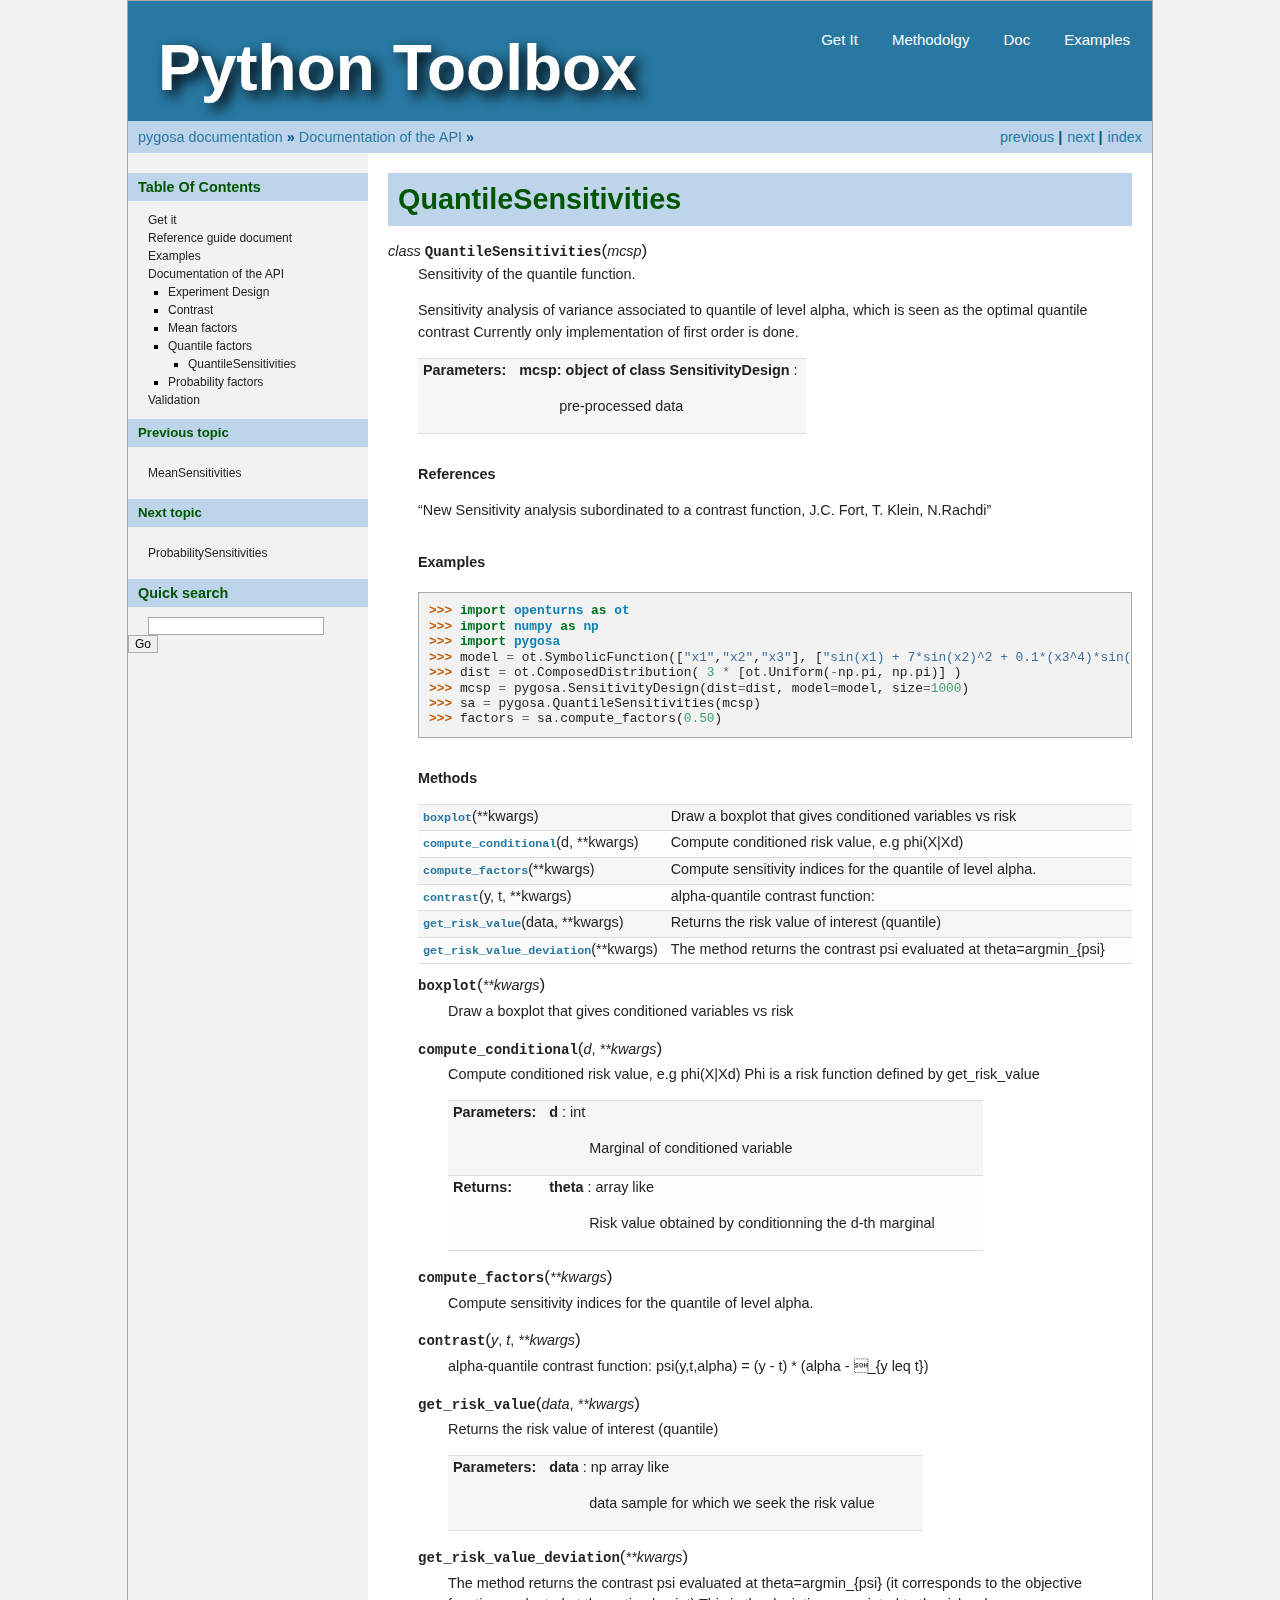
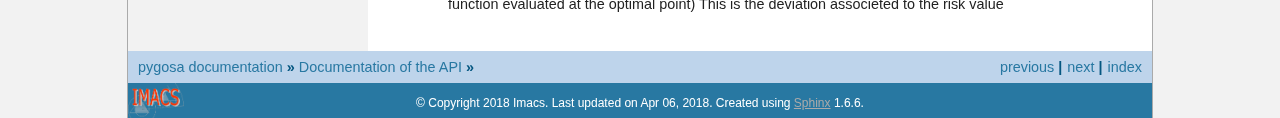
<file: _generated/pygosa.QuantileSensitivities.html>
<!DOCTYPE html PUBLIC "-//W3C//DTD XHTML 1.0 Transitional//EN"
  "http://www.w3.org/TR/xhtml1/DTD/xhtml1-transitional.dtd">

<html xmlns="http://www.w3.org/1999/xhtml">
  <head>
    <meta http-equiv="Content-Type" content="text/html; charset=utf-8" />
    <title>QuantileSensitivities &#8212; pygosa  documentation</title>
    <link rel="stylesheet" href="../_static/imacs.css" type="text/css" />
    <link rel="stylesheet" href="../_static/pygments.css" type="text/css" />
    <script type="text/javascript">
      var DOCUMENTATION_OPTIONS = {
        URL_ROOT:    '../',
        VERSION:     '',
        COLLAPSE_INDEX: false,
        FILE_SUFFIX: '.html',
        HAS_SOURCE:  true,
        SOURCELINK_SUFFIX: ''
      };
    </script>
    <script type="text/javascript" src="../_static/jquery.js"></script>
    <script type="text/javascript" src="../_static/underscore.js"></script>
    <script type="text/javascript" src="../_static/doctools.js"></script>
    <link rel="shortcut icon" href="../_static/favicon.ico"/>
    <link rel="index" title="Index" href="../genindex.html" />
    <link rel="search" title="Search" href="../search.html" />
    <link rel="next" title="ProbabilitySensitivities" href="pygosa.ProbabilitySensitivities.html" />
    <link rel="prev" title="MeanSensitivities" href="pygosa.MeanSensitivities.html" /> 
  </head>
  <body>
<div class="pageheader">
  <ul>
    <li><a href="../install.html">Get It</a></li>
    <li><a href="../methodology.html">Methodolgy</a></li>
    <li><a href="../api.html">Doc</a></li>
    <li><a href="../examples.html">Examples</a></li>
  </ul>
  <a href="../index.html"><h1>Python Toolbox</h1></a>
</div>

    <div class="related" role="navigation" aria-label="related navigation">
      <h3>Navigation</h3>
      <ul>
        <li class="right" style="margin-right: 10px">
          <a href="../genindex.html" title="General Index"
             accesskey="I">index</a></li>
        <li class="right" >
          <a href="pygosa.ProbabilitySensitivities.html" title="ProbabilitySensitivities"
             accesskey="N">next</a> |</li>
        <li class="right" >
          <a href="pygosa.MeanSensitivities.html" title="MeanSensitivities"
             accesskey="P">previous</a> |</li>
        <li class="nav-item nav-item-0"><a href="../index.html">pygosa  documentation</a> &#187;</li>
          <li class="nav-item nav-item-1"><a href="../api.html" accesskey="U">Documentation of the API</a> &#187;</li> 
      </ul>
    </div>  

    <div class="document">
      <div class="documentwrapper">
        <div class="bodywrapper">
          <div class="body" role="main">
            
  <div class="section" id="quantilesensitivities">
<h1>QuantileSensitivities<a class="headerlink" href="#quantilesensitivities" title="Permalink to this headline">¶</a></h1>
<dl class="class">
<dt id="pygosa.QuantileSensitivities">
<em class="property">class </em><code class="descname">QuantileSensitivities</code><span class="sig-paren">(</span><em>mcsp</em><span class="sig-paren">)</span><a class="headerlink" href="#pygosa.QuantileSensitivities" title="Permalink to this definition">¶</a></dt>
<dd><p>Sensitivity of the quantile function.</p>
<p>Sensitivity analysis of variance associated to quantile of level alpha, which is seen as the optimal quantile contrast
Currently only implementation of first order is done.</p>
<table class="docutils field-list" frame="void" rules="none">
<col class="field-name" />
<col class="field-body" />
<tbody valign="top">
<tr class="field-odd field"><th class="field-name">Parameters:</th><td class="field-body"><p class="first"><strong>mcsp: object of class SensitivityDesign</strong> :</p>
<blockquote class="last">
<div><p>pre-processed data</p>
</div></blockquote>
</td>
</tr>
</tbody>
</table>
<p class="rubric">References</p>
<p>“New Sensitivity analysis subordinated to a contrast function, J.C. Fort, T. Klein, N.Rachdi”</p>
<p class="rubric">Examples</p>
<div class="highlight-default"><div class="highlight"><pre><span></span><span class="gp">&gt;&gt;&gt; </span><span class="kn">import</span> <span class="nn">openturns</span> <span class="k">as</span> <span class="nn">ot</span>
<span class="gp">&gt;&gt;&gt; </span><span class="kn">import</span> <span class="nn">numpy</span> <span class="k">as</span> <span class="nn">np</span>
<span class="gp">&gt;&gt;&gt; </span><span class="kn">import</span> <span class="nn">pygosa</span>
<span class="gp">&gt;&gt;&gt; </span><span class="n">model</span> <span class="o">=</span> <span class="n">ot</span><span class="o">.</span><span class="n">SymbolicFunction</span><span class="p">([</span><span class="s2">&quot;x1&quot;</span><span class="p">,</span><span class="s2">&quot;x2&quot;</span><span class="p">,</span><span class="s2">&quot;x3&quot;</span><span class="p">],</span> <span class="p">[</span><span class="s2">&quot;sin(x1) + 7*sin(x2)^2 + 0.1*(x3^4)*sin(x1)&quot;</span><span class="p">])</span>
<span class="gp">&gt;&gt;&gt; </span><span class="n">dist</span> <span class="o">=</span> <span class="n">ot</span><span class="o">.</span><span class="n">ComposedDistribution</span><span class="p">(</span> <span class="mi">3</span> <span class="o">*</span> <span class="p">[</span><span class="n">ot</span><span class="o">.</span><span class="n">Uniform</span><span class="p">(</span><span class="o">-</span><span class="n">np</span><span class="o">.</span><span class="n">pi</span><span class="p">,</span> <span class="n">np</span><span class="o">.</span><span class="n">pi</span><span class="p">)]</span> <span class="p">)</span>
<span class="gp">&gt;&gt;&gt; </span><span class="n">mcsp</span> <span class="o">=</span> <span class="n">pygosa</span><span class="o">.</span><span class="n">SensitivityDesign</span><span class="p">(</span><span class="n">dist</span><span class="o">=</span><span class="n">dist</span><span class="p">,</span> <span class="n">model</span><span class="o">=</span><span class="n">model</span><span class="p">,</span> <span class="n">size</span><span class="o">=</span><span class="mi">1000</span><span class="p">)</span>
<span class="gp">&gt;&gt;&gt; </span><span class="n">sa</span> <span class="o">=</span> <span class="n">pygosa</span><span class="o">.</span><span class="n">QuantileSensitivities</span><span class="p">(</span><span class="n">mcsp</span><span class="p">)</span>
<span class="gp">&gt;&gt;&gt; </span><span class="n">factors</span> <span class="o">=</span> <span class="n">sa</span><span class="o">.</span><span class="n">compute_factors</span><span class="p">(</span><span class="mf">0.50</span><span class="p">)</span>
</pre></div>
</div>
<p class="rubric">Methods</p>
<table border="1" class="longtable docutils">
<colgroup>
<col width="10%" />
<col width="90%" />
</colgroup>
<tbody valign="top">
<tr class="row-odd"><td><a class="reference internal" href="#pygosa.QuantileSensitivities.boxplot" title="pygosa.QuantileSensitivities.boxplot"><code class="xref py py-obj docutils literal"><span class="pre">boxplot</span></code></a>(**kwargs)</td>
<td>Draw a boxplot that gives conditioned variables vs risk</td>
</tr>
<tr class="row-even"><td><a class="reference internal" href="#pygosa.QuantileSensitivities.compute_conditional" title="pygosa.QuantileSensitivities.compute_conditional"><code class="xref py py-obj docutils literal"><span class="pre">compute_conditional</span></code></a>(d,&nbsp;**kwargs)</td>
<td>Compute conditioned risk value, e.g phi(X|Xd)</td>
</tr>
<tr class="row-odd"><td><a class="reference internal" href="#pygosa.QuantileSensitivities.compute_factors" title="pygosa.QuantileSensitivities.compute_factors"><code class="xref py py-obj docutils literal"><span class="pre">compute_factors</span></code></a>(**kwargs)</td>
<td>Compute sensitivity indices for the quantile of level alpha.</td>
</tr>
<tr class="row-even"><td><a class="reference internal" href="#pygosa.QuantileSensitivities.contrast" title="pygosa.QuantileSensitivities.contrast"><code class="xref py py-obj docutils literal"><span class="pre">contrast</span></code></a>(y,&nbsp;t,&nbsp;**kwargs)</td>
<td>alpha-quantile contrast function:</td>
</tr>
<tr class="row-odd"><td><a class="reference internal" href="#pygosa.QuantileSensitivities.get_risk_value" title="pygosa.QuantileSensitivities.get_risk_value"><code class="xref py py-obj docutils literal"><span class="pre">get_risk_value</span></code></a>(data,&nbsp;**kwargs)</td>
<td>Returns the risk value of interest (quantile)</td>
</tr>
<tr class="row-even"><td><a class="reference internal" href="#pygosa.QuantileSensitivities.get_risk_value_deviation" title="pygosa.QuantileSensitivities.get_risk_value_deviation"><code class="xref py py-obj docutils literal"><span class="pre">get_risk_value_deviation</span></code></a>(**kwargs)</td>
<td>The method returns the contrast psi evaluated at theta=argmin_{psi}</td>
</tr>
</tbody>
</table>
<dl class="method">
<dt id="pygosa.QuantileSensitivities.boxplot">
<code class="descname">boxplot</code><span class="sig-paren">(</span><em>**kwargs</em><span class="sig-paren">)</span><a class="headerlink" href="#pygosa.QuantileSensitivities.boxplot" title="Permalink to this definition">¶</a></dt>
<dd><p>Draw a boxplot that gives conditioned variables vs risk</p>
</dd></dl>

<dl class="method">
<dt id="pygosa.QuantileSensitivities.compute_conditional">
<code class="descname">compute_conditional</code><span class="sig-paren">(</span><em>d</em>, <em>**kwargs</em><span class="sig-paren">)</span><a class="headerlink" href="#pygosa.QuantileSensitivities.compute_conditional" title="Permalink to this definition">¶</a></dt>
<dd><p>Compute conditioned risk value, e.g phi(X|Xd)
Phi is a risk function defined by get_risk_value</p>
<table class="docutils field-list" frame="void" rules="none">
<col class="field-name" />
<col class="field-body" />
<tbody valign="top">
<tr class="field-odd field"><th class="field-name">Parameters:</th><td class="field-body"><p class="first"><strong>d</strong> : int</p>
<blockquote>
<div><p>Marginal of conditioned variable</p>
</div></blockquote>
</td>
</tr>
<tr class="field-even field"><th class="field-name">Returns:</th><td class="field-body"><p class="first"><strong>theta</strong> : array like</p>
<blockquote class="last">
<div><p>Risk value obtained by conditionning the d-th marginal</p>
</div></blockquote>
</td>
</tr>
</tbody>
</table>
</dd></dl>

<dl class="method">
<dt id="pygosa.QuantileSensitivities.compute_factors">
<code class="descname">compute_factors</code><span class="sig-paren">(</span><em>**kwargs</em><span class="sig-paren">)</span><a class="headerlink" href="#pygosa.QuantileSensitivities.compute_factors" title="Permalink to this definition">¶</a></dt>
<dd><p>Compute sensitivity indices for the quantile of level
alpha.</p>
</dd></dl>

<dl class="method">
<dt id="pygosa.QuantileSensitivities.contrast">
<code class="descname">contrast</code><span class="sig-paren">(</span><em>y</em>, <em>t</em>, <em>**kwargs</em><span class="sig-paren">)</span><a class="headerlink" href="#pygosa.QuantileSensitivities.contrast" title="Permalink to this definition">¶</a></dt>
<dd><p>alpha-quantile contrast function:
psi(y,t,alpha) = (y - t) * (alpha - _{y leq t})</p>
</dd></dl>

<dl class="method">
<dt id="pygosa.QuantileSensitivities.get_risk_value">
<code class="descname">get_risk_value</code><span class="sig-paren">(</span><em>data</em>, <em>**kwargs</em><span class="sig-paren">)</span><a class="headerlink" href="#pygosa.QuantileSensitivities.get_risk_value" title="Permalink to this definition">¶</a></dt>
<dd><p>Returns the risk value of interest (quantile)</p>
<table class="docutils field-list" frame="void" rules="none">
<col class="field-name" />
<col class="field-body" />
<tbody valign="top">
<tr class="field-odd field"><th class="field-name">Parameters:</th><td class="field-body"><p class="first"><strong>data</strong> : np array like</p>
<blockquote class="last">
<div><p>data sample for which we seek the risk value</p>
</div></blockquote>
</td>
</tr>
</tbody>
</table>
</dd></dl>

<dl class="method">
<dt id="pygosa.QuantileSensitivities.get_risk_value_deviation">
<code class="descname">get_risk_value_deviation</code><span class="sig-paren">(</span><em>**kwargs</em><span class="sig-paren">)</span><a class="headerlink" href="#pygosa.QuantileSensitivities.get_risk_value_deviation" title="Permalink to this definition">¶</a></dt>
<dd><p>The method returns the contrast psi evaluated at theta=argmin_{psi}
(it corresponds to the objective function evaluated at the optimal point)
This is the deviation associeted to the risk value</p>
</dd></dl>

</dd></dl>

</div>


          </div>
        </div>
      </div>
      <div class="sphinxsidebar" role="navigation" aria-label="main navigation">
        <div class="sphinxsidebarwrapper">
<h3><a href="../index.html">Table Of Contents</a></h3>
<ul class="current">
<li class="toctree-l1"><a class="reference internal" href="../install.html">Get it</a></li>
<li class="toctree-l1"><a class="reference internal" href="../methodology.html">Reference guide document</a></li>
<li class="toctree-l1"><a class="reference internal" href="../examples.html">Examples</a></li>
<li class="toctree-l1 current"><a class="reference internal" href="../api.html">Documentation of the API</a><ul class="current">
<li class="toctree-l2"><a class="reference internal" href="../api.html#experiment-design">Experiment Design</a></li>
<li class="toctree-l2"><a class="reference internal" href="../api.html#contrast">Contrast</a></li>
<li class="toctree-l2"><a class="reference internal" href="../api.html#mean-factors">Mean factors</a></li>
<li class="toctree-l2 current"><a class="reference internal" href="../api.html#quantile-factors">Quantile factors</a><ul class="current">
<li class="toctree-l3 current"><a class="current reference internal" href="#">QuantileSensitivities</a></li>
</ul>
</li>
<li class="toctree-l2"><a class="reference internal" href="../api.html#probability-factors">Probability factors</a></li>
</ul>
</li>
<li class="toctree-l1"><a class="reference internal" href="../validation.html">Validation</a></li>
</ul>

  <h4>Previous topic</h4>
  <p class="topless"><a href="pygosa.MeanSensitivities.html"
                        title="previous chapter">MeanSensitivities</a></p>
  <h4>Next topic</h4>
  <p class="topless"><a href="pygosa.ProbabilitySensitivities.html"
                        title="next chapter">ProbabilitySensitivities</a></p>
<div id="searchbox" style="display: none" role="search">
  <h3>Quick search</h3>
    <form class="search" action="../search.html" method="get">
      <div><input type="text" name="q" /></div>
      <div><input type="submit" value="Go" /></div>
      <input type="hidden" name="check_keywords" value="yes" />
      <input type="hidden" name="area" value="default" />
    </form>
</div>
<script type="text/javascript">$('#searchbox').show(0);</script>
        </div>
      </div>
      <div class="clearer"></div>
    </div>
    <div class="related" role="navigation" aria-label="related navigation">
      <h3>Navigation</h3>
      <ul>
        <li class="right" style="margin-right: 10px">
          <a href="../genindex.html" title="General Index"
             >index</a></li>
        <li class="right" >
          <a href="pygosa.ProbabilitySensitivities.html" title="ProbabilitySensitivities"
             >next</a> |</li>
        <li class="right" >
          <a href="pygosa.MeanSensitivities.html" title="MeanSensitivities"
             >previous</a> |</li>
        <li class="nav-item nav-item-0"><a href="../index.html">pygosa  documentation</a> &#187;</li>
          <li class="nav-item nav-item-1"><a href="../api.html" >Documentation of the API</a> &#187;</li> 
      </ul>
    </div>
    <div class="footer" role="contentinfo">
        &#169; Copyright 2018 Imacs.
      Last updated on Apr 06, 2018.
      Created using <a href="http://sphinx-doc.org/">Sphinx</a> 1.6.6.
    </div>
  </body>
</html>
</file>
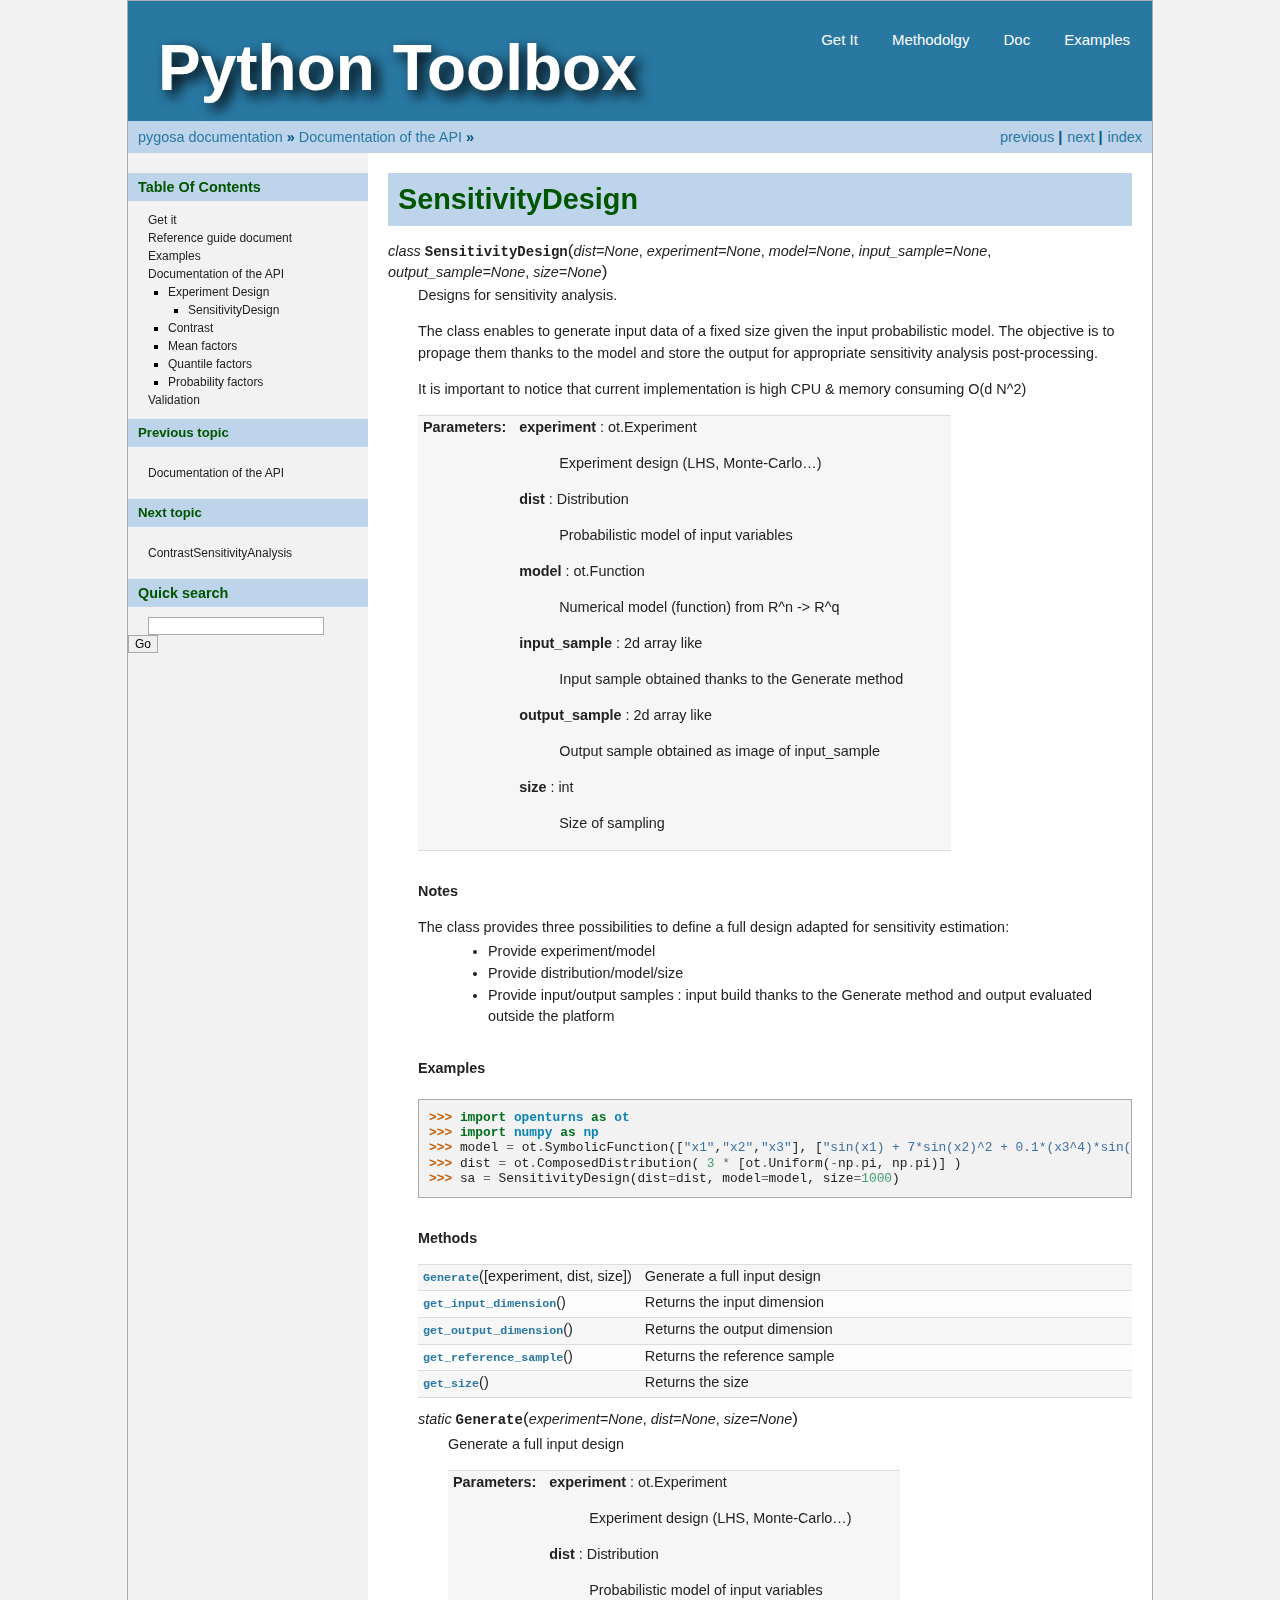
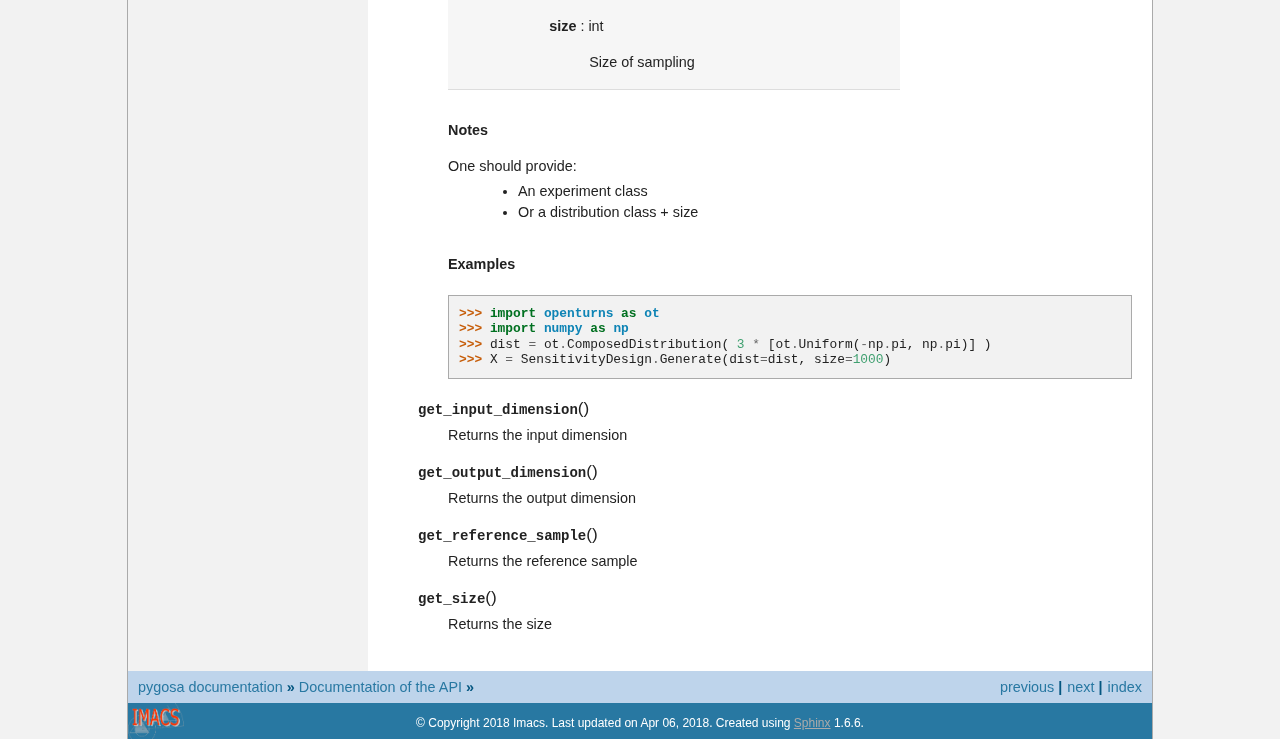
<file: _generated/pygosa.SensitivityDesign.html>
<!DOCTYPE html PUBLIC "-//W3C//DTD XHTML 1.0 Transitional//EN"
  "http://www.w3.org/TR/xhtml1/DTD/xhtml1-transitional.dtd">

<html xmlns="http://www.w3.org/1999/xhtml">
  <head>
    <meta http-equiv="Content-Type" content="text/html; charset=utf-8" />
    <title>SensitivityDesign &#8212; pygosa  documentation</title>
    <link rel="stylesheet" href="../_static/imacs.css" type="text/css" />
    <link rel="stylesheet" href="../_static/pygments.css" type="text/css" />
    <script type="text/javascript">
      var DOCUMENTATION_OPTIONS = {
        URL_ROOT:    '../',
        VERSION:     '',
        COLLAPSE_INDEX: false,
        FILE_SUFFIX: '.html',
        HAS_SOURCE:  true,
        SOURCELINK_SUFFIX: ''
      };
    </script>
    <script type="text/javascript" src="../_static/jquery.js"></script>
    <script type="text/javascript" src="../_static/underscore.js"></script>
    <script type="text/javascript" src="../_static/doctools.js"></script>
    <link rel="shortcut icon" href="../_static/favicon.ico"/>
    <link rel="index" title="Index" href="../genindex.html" />
    <link rel="search" title="Search" href="../search.html" />
    <link rel="next" title="ContrastSensitivityAnalysis" href="pygosa.ContrastSensitivityAnalysis.html" />
    <link rel="prev" title="Documentation of the API" href="../api.html" /> 
  </head>
  <body>
<div class="pageheader">
  <ul>
    <li><a href="../install.html">Get It</a></li>
    <li><a href="../methodology.html">Methodolgy</a></li>
    <li><a href="../api.html">Doc</a></li>
    <li><a href="../examples.html">Examples</a></li>
  </ul>
  <a href="../index.html"><h1>Python Toolbox</h1></a>
</div>

    <div class="related" role="navigation" aria-label="related navigation">
      <h3>Navigation</h3>
      <ul>
        <li class="right" style="margin-right: 10px">
          <a href="../genindex.html" title="General Index"
             accesskey="I">index</a></li>
        <li class="right" >
          <a href="pygosa.ContrastSensitivityAnalysis.html" title="ContrastSensitivityAnalysis"
             accesskey="N">next</a> |</li>
        <li class="right" >
          <a href="../api.html" title="Documentation of the API"
             accesskey="P">previous</a> |</li>
        <li class="nav-item nav-item-0"><a href="../index.html">pygosa  documentation</a> &#187;</li>
          <li class="nav-item nav-item-1"><a href="../api.html" accesskey="U">Documentation of the API</a> &#187;</li> 
      </ul>
    </div>  

    <div class="document">
      <div class="documentwrapper">
        <div class="bodywrapper">
          <div class="body" role="main">
            
  <div class="section" id="sensitivitydesign">
<h1>SensitivityDesign<a class="headerlink" href="#sensitivitydesign" title="Permalink to this headline">¶</a></h1>
<dl class="class">
<dt id="pygosa.SensitivityDesign">
<em class="property">class </em><code class="descname">SensitivityDesign</code><span class="sig-paren">(</span><em>dist=None</em>, <em>experiment=None</em>, <em>model=None</em>, <em>input_sample=None</em>, <em>output_sample=None</em>, <em>size=None</em><span class="sig-paren">)</span><a class="headerlink" href="#pygosa.SensitivityDesign" title="Permalink to this definition">¶</a></dt>
<dd><p>Designs for sensitivity analysis.</p>
<p>The class enables to generate input data of a fixed size given the input probabilistic model.
The objective is to propage them thanks to the model and store the output for appropriate sensitivity
analysis post-processing.</p>
<p>It is important to notice that current implementation is high CPU &amp; memory consuming O(d N^2)</p>
<table class="docutils field-list" frame="void" rules="none">
<col class="field-name" />
<col class="field-body" />
<tbody valign="top">
<tr class="field-odd field"><th class="field-name">Parameters:</th><td class="field-body"><p class="first"><strong>experiment</strong> : ot.Experiment</p>
<blockquote>
<div><p>Experiment design (LHS, Monte-Carlo…)</p>
</div></blockquote>
<p><strong>dist</strong> : Distribution</p>
<blockquote>
<div><p>Probabilistic model of input variables</p>
</div></blockquote>
<p><strong>model</strong> : ot.Function</p>
<blockquote>
<div><p>Numerical model (function) from R^n -&gt; R^q</p>
</div></blockquote>
<p><strong>input_sample</strong> : 2d array like</p>
<blockquote>
<div><p>Input sample obtained thanks to the Generate method</p>
</div></blockquote>
<p><strong>output_sample</strong> : 2d array like</p>
<blockquote>
<div><p>Output sample obtained as image of input_sample</p>
</div></blockquote>
<p><strong>size</strong> : int</p>
<blockquote class="last">
<div><p>Size of sampling</p>
</div></blockquote>
</td>
</tr>
</tbody>
</table>
<p class="rubric">Notes</p>
<dl class="docutils">
<dt>The class provides three possibilities to define a full design adapted for sensitivity estimation:</dt>
<dd><ul class="first last simple">
<li>Provide experiment/model</li>
<li>Provide distribution/model/size</li>
<li>Provide input/output samples : input build thanks to the Generate method and output evaluated outside the platform</li>
</ul>
</dd>
</dl>
<p class="rubric">Examples</p>
<div class="highlight-default"><div class="highlight"><pre><span></span><span class="gp">&gt;&gt;&gt; </span><span class="kn">import</span> <span class="nn">openturns</span> <span class="k">as</span> <span class="nn">ot</span>
<span class="gp">&gt;&gt;&gt; </span><span class="kn">import</span> <span class="nn">numpy</span> <span class="k">as</span> <span class="nn">np</span>
<span class="gp">&gt;&gt;&gt; </span><span class="n">model</span> <span class="o">=</span> <span class="n">ot</span><span class="o">.</span><span class="n">SymbolicFunction</span><span class="p">([</span><span class="s2">&quot;x1&quot;</span><span class="p">,</span><span class="s2">&quot;x2&quot;</span><span class="p">,</span><span class="s2">&quot;x3&quot;</span><span class="p">],</span> <span class="p">[</span><span class="s2">&quot;sin(x1) + 7*sin(x2)^2 + 0.1*(x3^4)*sin(x1)&quot;</span><span class="p">])</span>
<span class="gp">&gt;&gt;&gt; </span><span class="n">dist</span> <span class="o">=</span> <span class="n">ot</span><span class="o">.</span><span class="n">ComposedDistribution</span><span class="p">(</span> <span class="mi">3</span> <span class="o">*</span> <span class="p">[</span><span class="n">ot</span><span class="o">.</span><span class="n">Uniform</span><span class="p">(</span><span class="o">-</span><span class="n">np</span><span class="o">.</span><span class="n">pi</span><span class="p">,</span> <span class="n">np</span><span class="o">.</span><span class="n">pi</span><span class="p">)]</span> <span class="p">)</span>
<span class="gp">&gt;&gt;&gt; </span><span class="n">sa</span> <span class="o">=</span> <span class="n">SensitivityDesign</span><span class="p">(</span><span class="n">dist</span><span class="o">=</span><span class="n">dist</span><span class="p">,</span> <span class="n">model</span><span class="o">=</span><span class="n">model</span><span class="p">,</span> <span class="n">size</span><span class="o">=</span><span class="mi">1000</span><span class="p">)</span>
</pre></div>
</div>
<p class="rubric">Methods</p>
<table border="1" class="longtable docutils">
<colgroup>
<col width="10%" />
<col width="90%" />
</colgroup>
<tbody valign="top">
<tr class="row-odd"><td><a class="reference internal" href="#pygosa.SensitivityDesign.Generate" title="pygosa.SensitivityDesign.Generate"><code class="xref py py-obj docutils literal"><span class="pre">Generate</span></code></a>([experiment,&nbsp;dist,&nbsp;size])</td>
<td>Generate a full input design</td>
</tr>
<tr class="row-even"><td><a class="reference internal" href="#pygosa.SensitivityDesign.get_input_dimension" title="pygosa.SensitivityDesign.get_input_dimension"><code class="xref py py-obj docutils literal"><span class="pre">get_input_dimension</span></code></a>()</td>
<td>Returns the input dimension</td>
</tr>
<tr class="row-odd"><td><a class="reference internal" href="#pygosa.SensitivityDesign.get_output_dimension" title="pygosa.SensitivityDesign.get_output_dimension"><code class="xref py py-obj docutils literal"><span class="pre">get_output_dimension</span></code></a>()</td>
<td>Returns the output dimension</td>
</tr>
<tr class="row-even"><td><a class="reference internal" href="#pygosa.SensitivityDesign.get_reference_sample" title="pygosa.SensitivityDesign.get_reference_sample"><code class="xref py py-obj docutils literal"><span class="pre">get_reference_sample</span></code></a>()</td>
<td>Returns the reference sample</td>
</tr>
<tr class="row-odd"><td><a class="reference internal" href="#pygosa.SensitivityDesign.get_size" title="pygosa.SensitivityDesign.get_size"><code class="xref py py-obj docutils literal"><span class="pre">get_size</span></code></a>()</td>
<td>Returns the size</td>
</tr>
</tbody>
</table>
<dl class="staticmethod">
<dt id="pygosa.SensitivityDesign.Generate">
<em class="property">static </em><code class="descname">Generate</code><span class="sig-paren">(</span><em>experiment=None</em>, <em>dist=None</em>, <em>size=None</em><span class="sig-paren">)</span><a class="headerlink" href="#pygosa.SensitivityDesign.Generate" title="Permalink to this definition">¶</a></dt>
<dd><p>Generate a full input design</p>
<table class="docutils field-list" frame="void" rules="none">
<col class="field-name" />
<col class="field-body" />
<tbody valign="top">
<tr class="field-odd field"><th class="field-name">Parameters:</th><td class="field-body"><p class="first"><strong>experiment</strong> : ot.Experiment</p>
<blockquote>
<div><p>Experiment design (LHS, Monte-Carlo…)</p>
</div></blockquote>
<p><strong>dist</strong> : Distribution</p>
<blockquote>
<div><p>Probabilistic model of input variables</p>
</div></blockquote>
<p><strong>size</strong> : int</p>
<blockquote class="last">
<div><p>Size of sampling</p>
</div></blockquote>
</td>
</tr>
</tbody>
</table>
<p class="rubric">Notes</p>
<dl class="docutils">
<dt>One should provide:</dt>
<dd><ul class="first last simple">
<li>An experiment class</li>
<li>Or a distribution class + size</li>
</ul>
</dd>
</dl>
<p class="rubric">Examples</p>
<div class="highlight-default"><div class="highlight"><pre><span></span><span class="gp">&gt;&gt;&gt; </span><span class="kn">import</span> <span class="nn">openturns</span> <span class="k">as</span> <span class="nn">ot</span>
<span class="gp">&gt;&gt;&gt; </span><span class="kn">import</span> <span class="nn">numpy</span> <span class="k">as</span> <span class="nn">np</span>
<span class="gp">&gt;&gt;&gt; </span><span class="n">dist</span> <span class="o">=</span> <span class="n">ot</span><span class="o">.</span><span class="n">ComposedDistribution</span><span class="p">(</span> <span class="mi">3</span> <span class="o">*</span> <span class="p">[</span><span class="n">ot</span><span class="o">.</span><span class="n">Uniform</span><span class="p">(</span><span class="o">-</span><span class="n">np</span><span class="o">.</span><span class="n">pi</span><span class="p">,</span> <span class="n">np</span><span class="o">.</span><span class="n">pi</span><span class="p">)]</span> <span class="p">)</span>
<span class="gp">&gt;&gt;&gt; </span><span class="n">X</span> <span class="o">=</span> <span class="n">SensitivityDesign</span><span class="o">.</span><span class="n">Generate</span><span class="p">(</span><span class="n">dist</span><span class="o">=</span><span class="n">dist</span><span class="p">,</span> <span class="n">size</span><span class="o">=</span><span class="mi">1000</span><span class="p">)</span>
</pre></div>
</div>
</dd></dl>

<dl class="method">
<dt id="pygosa.SensitivityDesign.get_input_dimension">
<code class="descname">get_input_dimension</code><span class="sig-paren">(</span><span class="sig-paren">)</span><a class="headerlink" href="#pygosa.SensitivityDesign.get_input_dimension" title="Permalink to this definition">¶</a></dt>
<dd><p>Returns the input dimension</p>
</dd></dl>

<dl class="method">
<dt id="pygosa.SensitivityDesign.get_output_dimension">
<code class="descname">get_output_dimension</code><span class="sig-paren">(</span><span class="sig-paren">)</span><a class="headerlink" href="#pygosa.SensitivityDesign.get_output_dimension" title="Permalink to this definition">¶</a></dt>
<dd><p>Returns the output dimension</p>
</dd></dl>

<dl class="method">
<dt id="pygosa.SensitivityDesign.get_reference_sample">
<code class="descname">get_reference_sample</code><span class="sig-paren">(</span><span class="sig-paren">)</span><a class="headerlink" href="#pygosa.SensitivityDesign.get_reference_sample" title="Permalink to this definition">¶</a></dt>
<dd><p>Returns the reference sample</p>
</dd></dl>

<dl class="method">
<dt id="pygosa.SensitivityDesign.get_size">
<code class="descname">get_size</code><span class="sig-paren">(</span><span class="sig-paren">)</span><a class="headerlink" href="#pygosa.SensitivityDesign.get_size" title="Permalink to this definition">¶</a></dt>
<dd><p>Returns the size</p>
</dd></dl>

</dd></dl>

</div>


          </div>
        </div>
      </div>
      <div class="sphinxsidebar" role="navigation" aria-label="main navigation">
        <div class="sphinxsidebarwrapper">
<h3><a href="../index.html">Table Of Contents</a></h3>
<ul class="current">
<li class="toctree-l1"><a class="reference internal" href="../install.html">Get it</a></li>
<li class="toctree-l1"><a class="reference internal" href="../methodology.html">Reference guide document</a></li>
<li class="toctree-l1"><a class="reference internal" href="../examples.html">Examples</a></li>
<li class="toctree-l1 current"><a class="reference internal" href="../api.html">Documentation of the API</a><ul class="current">
<li class="toctree-l2 current"><a class="reference internal" href="../api.html#experiment-design">Experiment Design</a><ul class="current">
<li class="toctree-l3 current"><a class="current reference internal" href="#">SensitivityDesign</a></li>
</ul>
</li>
<li class="toctree-l2"><a class="reference internal" href="../api.html#contrast">Contrast</a></li>
<li class="toctree-l2"><a class="reference internal" href="../api.html#mean-factors">Mean factors</a></li>
<li class="toctree-l2"><a class="reference internal" href="../api.html#quantile-factors">Quantile factors</a></li>
<li class="toctree-l2"><a class="reference internal" href="../api.html#probability-factors">Probability factors</a></li>
</ul>
</li>
<li class="toctree-l1"><a class="reference internal" href="../validation.html">Validation</a></li>
</ul>

  <h4>Previous topic</h4>
  <p class="topless"><a href="../api.html"
                        title="previous chapter">Documentation of the API</a></p>
  <h4>Next topic</h4>
  <p class="topless"><a href="pygosa.ContrastSensitivityAnalysis.html"
                        title="next chapter">ContrastSensitivityAnalysis</a></p>
<div id="searchbox" style="display: none" role="search">
  <h3>Quick search</h3>
    <form class="search" action="../search.html" method="get">
      <div><input type="text" name="q" /></div>
      <div><input type="submit" value="Go" /></div>
      <input type="hidden" name="check_keywords" value="yes" />
      <input type="hidden" name="area" value="default" />
    </form>
</div>
<script type="text/javascript">$('#searchbox').show(0);</script>
        </div>
      </div>
      <div class="clearer"></div>
    </div>
    <div class="related" role="navigation" aria-label="related navigation">
      <h3>Navigation</h3>
      <ul>
        <li class="right" style="margin-right: 10px">
          <a href="../genindex.html" title="General Index"
             >index</a></li>
        <li class="right" >
          <a href="pygosa.ContrastSensitivityAnalysis.html" title="ContrastSensitivityAnalysis"
             >next</a> |</li>
        <li class="right" >
          <a href="../api.html" title="Documentation of the API"
             >previous</a> |</li>
        <li class="nav-item nav-item-0"><a href="../index.html">pygosa  documentation</a> &#187;</li>
          <li class="nav-item nav-item-1"><a href="../api.html" >Documentation of the API</a> &#187;</li> 
      </ul>
    </div>
    <div class="footer" role="contentinfo">
        &#169; Copyright 2018 Imacs.
      Last updated on Apr 06, 2018.
      Created using <a href="http://sphinx-doc.org/">Sphinx</a> 1.6.6.
    </div>
  </body>
</html>
</file>
<file: _static/imacs.css>
/*
 * nature.css_t
 * ~~~~~~~~~~~~
 *
 * Sphinx stylesheet -- imacs theme.
 *
 * :copyright: Copyright 2016 by IMACS, see COPYRIGHT.
 * :license: BSD, see LICENSE for details.
 *
 * Theme colors:
 *
 * MAIN blue: #2878a2
 * Dark blue: #055781
 * Light blue: #bed4eb
 * MAIN green: #005500
 * Very Light gray: #f2f2f2 (background)
 * Light gray: #aaaaaa (border)
 * Dark gray: #222222 (font)
 *
 * (IMACS orange: #ff3300)
 * (ASERIS red: #c90232)
 */
@import url("basic.css");

/* -- page layout ----------------------------------------------------------- */

body {
    font-family: Arial, sans-serif;
    font-size: 100%;
    background-color: #f2f2f2;
    color: #222222;
    margin: 0px auto;
    padding: 0;
    max-width: 1024px;
    border: 1px solid #aaaaaa;
}

div.documentwrapper {
    float: left;
    width: 100%;
}

div.bodywrapper {
    margin: 0 0 0 240px;
}

div.bodywrapper h1 {
    margin: 0px;
    text-align: left;
    background-color: #bed4eb;
    color: #005500;
    font-size: 190%;
}

hr {
    border: 1px solid #aaaaaa;
}

div.document {
    background-color: #f2f2f2;
}

div.body {
    background-color: #ffffff;
    color: #222222;
    padding: 0 20px 20px 20px;
    font-size: 0.9em;
}

/* -- header --------------------------------------------------------------- */

div.pageheader {
    text-align: left;
    background-color: #2878a2;
    min-height: 120px;
    margin-left: auto;
    margin-right: auto;
    margin-top: 0px;
}

div.pageheader h1 {
    font-weight: 700;
    font-size: 64px;
    color: white;
    margin-bottom: 0px;
    margin-top: 0px;
    padding: 30px 0px 0px 30px;
    text-shadow: black 0.1em 0.1em 0.2em;
    float: left;
}

div.pageheader h2 {
    font-size: 20px;
    font-style: italic;
    color: white;
    float: left;
    padding: 30px 0px 0px 30px;
}

div.pageheader img {
    vertical-align: middle;
    float: left;
}

div.pageheader ul {
    float: right;
    color: white;
    list-style-type: none;
    padding-left: 0;
    margin-top: 30px;
    margin-right: 10px;
}

div.pageheader li {
    float: left;
    margin: 0 0 0 10px;
}

div.pageheader li a {
    color: white;
    padding: 8px 12px;
    font-size: 15px;
}

div.pageheader a:hover {
    text-decoration: underline;
}

/* -- footer --------------------------------------------------------------- */

div.footer {
    background-color: #2878a2;
    background-image: url("IMACS-logo-nobg.png");
    background-size:contain;
    background-repeat: no-repeat;
    background-position: left;
    color: white;
    width: 100%;
    padding: 13px 0;
    text-align: center;
    font-size: 75%;
}

div.footer a {
    color: #aaaaaa;
    text-decoration: underline;
}

/* -- relbar --------------------------------------------------------------- */

div.related {
    background-color: #bed4eb;
    line-height: 32px;
    color: #055781;
    font-weight: bold;
}

div.related a {
    font-weight: normal;
    color: #2878a2;
}

/* -- sidebar -------------------------------------------------------------- */

div.sphinxsidebar {
    font-size: 0.75em;
    line-height: 1.5em;
    width: 240px;
}

div.sphinxsidebarwrapper {
    padding: 20px 0;
}

div.sphinxsidebar h3,
div.sphinxsidebar h4 {
    font-family: Arial, sans-serif;
    color: #005500;
    font-size: 1.2em;
    font-weight: bold;
    margin: 0;
    padding: 5px 10px;
    background-color: #bed4eb;
}

div.sphinxsidebar h4 {
    font-size: 1.1em;
}

div.sphinxsidebar h3 a {
    color: #005500;
}

div.sphinxsidebar p {
    color: #aaaaaa;
    padding: 5px 20px;
}

div.sphinxsidebar p.topless {
}

div.sphinxsidebar ul {
    margin: 10px 20px;
    padding: 0;
    color: #000;
}

div.sphinxsidebar a {
    color: #222222;
}

div.sphinxsidebar input {
    border: 1px solid #aaaaaa;
    font-family: sans-serif;
    font-size: 1em;
}

div.sphinxsidebar input[type=text]{
    margin-left: 20px;
}

/* -- body styles ----------------------------------------------------------- */

a {
    color: #2878a2;
    text-decoration: none;
    word-wrap: break-word;
}

a:hover {
    color: #055781;
    text-decoration: underline;
}

div.body h1,
div.body h2 {
    background-color: #bed4eb;
    color: #005500;
    padding: 10px;
    text-align: left;
    font-weight: bold;
}

div.body h3,
div.body h4,
div.body h5,
div.body h6 {
    background-color: white;
    color: #222222;
    font-weight: normal;
    text-align: left;
}

div.body h1 {
    border-top: 20px solid white;
    margin-top: 0;
    font-size: 200%;
}
div.body h2 {font-size: 150%;}
div.body h3 {font-size: 120%;}
div.body h4 {font-size: 110%;}
div.body h5 {font-size: 100%;}
div.body h6 {font-size: 100%;}

a.headerlink {
    color: #c60f0f;
    font-size: 0.8em;
    padding: 0 4px 0 4px;
    text-decoration: none;
}

a.headerlink:hover {
    background-color: #c60f0f;
    color: white;
}

div.body p, div.body dd, div.body li {
    line-height: 1.5em;
}

div.admonition p.admonition-title + p {
    display: inline;
}

div.highlight{
    background-color: white;
}

div.note {
    background-color: #eee;
    border: 1px solid #ccc;
}

div.seealso {
    background-color: #ffc;
    border: 1px solid #ff6;
}

div.topic {
    background-color: #eee;
}

div.warning {
    background-color: #ffe4e4;
    border: 1px solid #f66;
}

p.admonition-title {
    display: inline;
}

p.admonition-title:after {
    content: ":";
}

pre {
    padding: 10px;
    background-color: #f2f2f2;
    color: #222222;
    line-height: 1.2em;
    border: 1px solid #aaaaaa;
    font-size: 1.1em;
    margin: 1.5em 0 1.5em 0;
}

tt {
    background-color: #ecf0f3;
    color: #222;
    /* padding: 1px 2px; */
    font-size: 1.1em;
    font-family: monospace;
    border: none;
    padding: none;
}

a tt {
    color: inherit;
}


a code {
    color: inherit;
}

.viewcode-back {
    font-family: Arial, sans-serif;
}

div.viewcode-block:target {
    background-color: #f4debf;
    border-top: 1px solid #ac9;
    border-bottom: 1px solid #ac9;
}

/* ------- alternating colors in table rows -------------------------- */

table.docutils tr:nth-child(even) {
    background-color: #FDFDFD;
}

table.docutils tr:nth-child(odd) {
    background-color: #F6F6F6;
}

table.docutils tr {
    border-style: solid none solid none;
    border-width: 1px 0 1px 0;
    border-color: #ddd;
}

table.docutils td {
    border-color: #ddd;
}
</file>
<file: _static/pygments.css>
.highlight .hll { background-color: #ffffcc }
.highlight  { background: #f0f0f0; }
.highlight .c { color: #60a0b0; font-style: italic } /* Comment */
.highlight .err { border: 1px solid #FF0000 } /* Error */
.highlight .k { color: #007020; font-weight: bold } /* Keyword */
.highlight .o { color: #666666 } /* Operator */
.highlight .ch { color: #60a0b0; font-style: italic } /* Comment.Hashbang */
.highlight .cm { color: #60a0b0; font-style: italic } /* Comment.Multiline */
.highlight .cp { color: #007020 } /* Comment.Preproc */
.highlight .cpf { color: #60a0b0; font-style: italic } /* Comment.PreprocFile */
.highlight .c1 { color: #60a0b0; font-style: italic } /* Comment.Single */
.highlight .cs { color: #60a0b0; background-color: #fff0f0 } /* Comment.Special */
.highlight .gd { color: #A00000 } /* Generic.Deleted */
.highlight .ge { font-style: italic } /* Generic.Emph */
.highlight .gr { color: #FF0000 } /* Generic.Error */
.highlight .gh { color: #000080; font-weight: bold } /* Generic.Heading */
.highlight .gi { color: #00A000 } /* Generic.Inserted */
.highlight .go { color: #888888 } /* Generic.Output */
.highlight .gp { color: #c65d09; font-weight: bold } /* Generic.Prompt */
.highlight .gs { font-weight: bold } /* Generic.Strong */
.highlight .gu { color: #800080; font-weight: bold } /* Generic.Subheading */
.highlight .gt { color: #0044DD } /* Generic.Traceback */
.highlight .kc { color: #007020; font-weight: bold } /* Keyword.Constant */
.highlight .kd { color: #007020; font-weight: bold } /* Keyword.Declaration */
.highlight .kn { color: #007020; font-weight: bold } /* Keyword.Namespace */
.highlight .kp { color: #007020 } /* Keyword.Pseudo */
.highlight .kr { color: #007020; font-weight: bold } /* Keyword.Reserved */
.highlight .kt { color: #902000 } /* Keyword.Type */
.highlight .m { color: #40a070 } /* Literal.Number */
.highlight .s { color: #4070a0 } /* Literal.String */
.highlight .na { color: #4070a0 } /* Name.Attribute */
.highlight .nb { color: #007020 } /* Name.Builtin */
.highlight .nc { color: #0e84b5; font-weight: bold } /* Name.Class */
.highlight .no { color: #60add5 } /* Name.Constant */
.highlight .nd { color: #555555; font-weight: bold } /* Name.Decorator */
.highlight .ni { color: #d55537; font-weight: bold } /* Name.Entity */
.highlight .ne { color: #007020 } /* Name.Exception */
.highlight .nf { color: #06287e } /* Name.Function */
.highlight .nl { color: #002070; font-weight: bold } /* Name.Label */
.highlight .nn { color: #0e84b5; font-weight: bold } /* Name.Namespace */
.highlight .nt { color: #062873; font-weight: bold } /* Name.Tag */
.highlight .nv { color: #bb60d5 } /* Name.Variable */
.highlight .ow { color: #007020; font-weight: bold } /* Operator.Word */
.highlight .w { color: #bbbbbb } /* Text.Whitespace */
.highlight .mb { color: #40a070 } /* Literal.Number.Bin */
.highlight .mf { color: #40a070 } /* Literal.Number.Float */
.highlight .mh { color: #40a070 } /* Literal.Number.Hex */
.highlight .mi { color: #40a070 } /* Literal.Number.Integer */
.highlight .mo { color: #40a070 } /* Literal.Number.Oct */
.highlight .sa { color: #4070a0 } /* Literal.String.Affix */
.highlight .sb { color: #4070a0 } /* Literal.String.Backtick */
.highlight .sc { color: #4070a0 } /* Literal.String.Char */
.highlight .dl { color: #4070a0 } /* Literal.String.Delimiter */
.highlight .sd { color: #4070a0; font-style: italic } /* Literal.String.Doc */
.highlight .s2 { color: #4070a0 } /* Literal.String.Double */
.highlight .se { color: #4070a0; font-weight: bold } /* Literal.String.Escape */
.highlight .sh { color: #4070a0 } /* Literal.String.Heredoc */
.highlight .si { color: #70a0d0; font-style: italic } /* Literal.String.Interpol */
.highlight .sx { color: #c65d09 } /* Literal.String.Other */
.highlight .sr { color: #235388 } /* Literal.String.Regex */
.highlight .s1 { color: #4070a0 } /* Literal.String.Single */
.highlight .ss { color: #517918 } /* Literal.String.Symbol */
.highlight .bp { color: #007020 } /* Name.Builtin.Pseudo */
.highlight .fm { color: #06287e } /* Name.Function.Magic */
.highlight .vc { color: #bb60d5 } /* Name.Variable.Class */
.highlight .vg { color: #bb60d5 } /* Name.Variable.Global */
.highlight .vi { color: #bb60d5 } /* Name.Variable.Instance */
.highlight .vm { color: #bb60d5 } /* Name.Variable.Magic */
.highlight .il { color: #40a070 } /* Literal.Number.Integer.Long */
</file>
